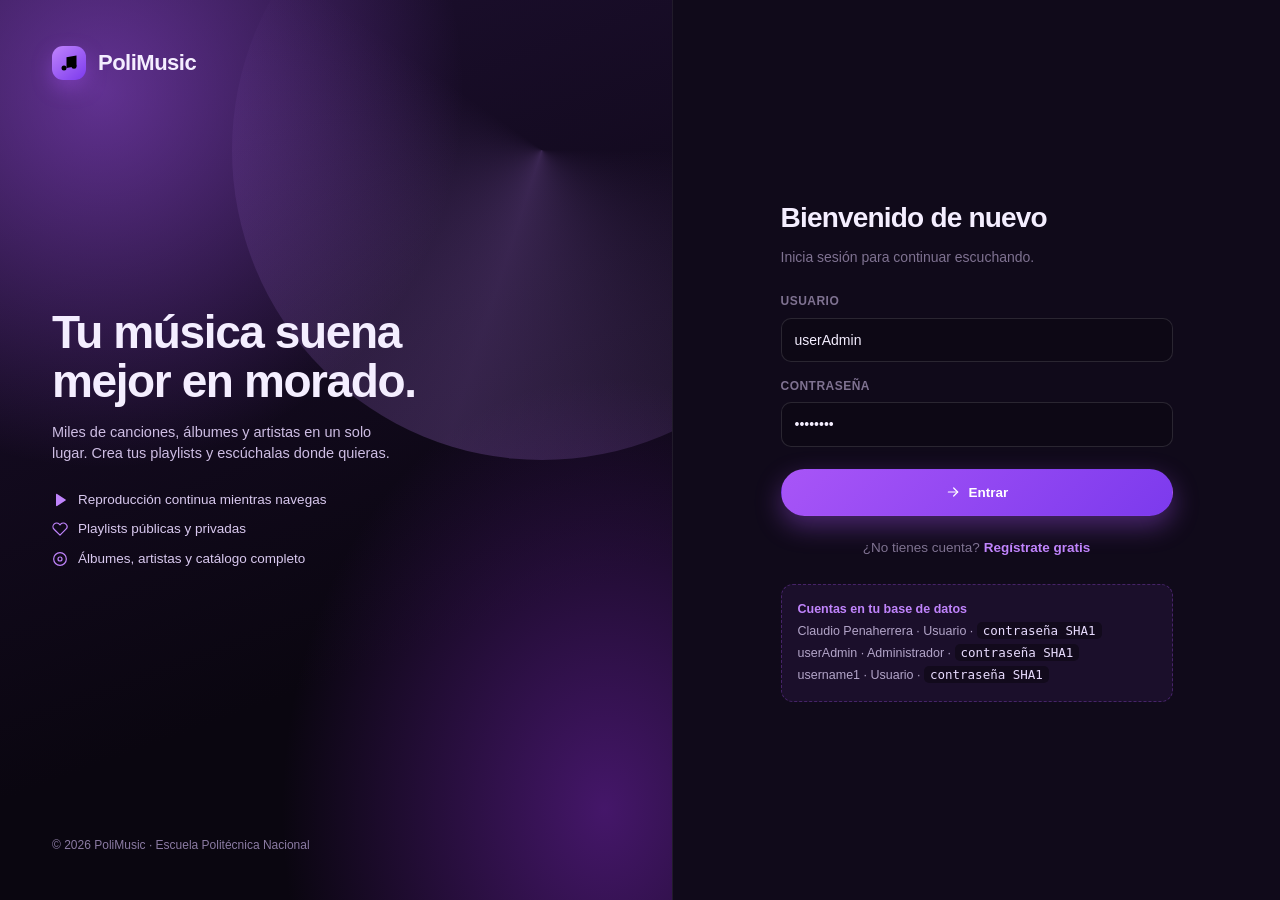
<file: preview/index.html>
<!DOCTYPE html>
<html lang="es">
<head>
<meta charset="utf-8">
<meta name="viewport" content="width=device-width, initial-scale=1">
<title>Iniciar sesión · PoliMusic</title>
<link rel="stylesheet" href="../Assets/Css/app.css">
</head>
<body class="auth-body">
<svg xmlns="http://www.w3.org/2000/svg" class="svg-sprite" aria-hidden="true" focusable="false">
  <defs>
    <symbol id="i-home" viewBox="0 0 24 24"><path d="M3 9.5 12 2l9 7.5V20a2 2 0 0 1-2 2H5a2 2 0 0 1-2-2z"/><path d="M9 22V12h6v10"/></symbol>
    <symbol id="i-search" viewBox="0 0 24 24"><circle cx="11" cy="11" r="7.5"/><path d="m21 21-4.3-4.3"/></symbol>
    <symbol id="i-library" viewBox="0 0 24 24"><path d="M4 19.5A2.5 2.5 0 0 1 6.5 17H20"/><path d="M6.5 2H20v20H6.5A2.5 2.5 0 0 1 4 19.5v-15A2.5 2.5 0 0 1 6.5 2z"/></symbol>
    <symbol id="i-plus" viewBox="0 0 24 24"><path d="M12 5v14M5 12h14"/></symbol>
    <symbol id="i-play" viewBox="0 0 24 24"><path d="M6 3.8v16.4c0 .9 1 1.4 1.7.9l12.6-8.2a1 1 0 0 0 0-1.7L7.7 2.9C7 2.4 6 2.9 6 3.8z" fill="currentColor" stroke="none"/></symbol>
    <symbol id="i-pause" viewBox="0 0 24 24"><rect x="6" y="4" width="4" height="16" rx="1" fill="currentColor" stroke="none"/><rect x="14" y="4" width="4" height="16" rx="1" fill="currentColor" stroke="none"/></symbol>
    <symbol id="i-prev" viewBox="0 0 24 24"><path d="M19 20 9 12l10-8z" fill="currentColor" stroke="none"/><rect x="4" y="4" width="2.4" height="16" rx="1" fill="currentColor" stroke="none"/></symbol>
    <symbol id="i-next" viewBox="0 0 24 24"><path d="M5 4l10 8-10 8z" fill="currentColor" stroke="none"/><rect x="17.6" y="4" width="2.4" height="16" rx="1" fill="currentColor" stroke="none"/></symbol>
    <symbol id="i-shuffle" viewBox="0 0 24 24"><path d="M16 3h5v5"/><path d="M4 20 21 3"/><path d="M21 16v5h-5"/><path d="m15 15 6 6"/><path d="m4 4 5 5"/></symbol>
    <symbol id="i-repeat" viewBox="0 0 24 24"><path d="m17 1 4 4-4 4"/><path d="M3 11V9a4 4 0 0 1 4-4h14"/><path d="m7 23-4-4 4-4"/><path d="M21 13v2a4 4 0 0 1-4 4H3"/></symbol>
    <symbol id="i-repeat-one" viewBox="0 0 24 24"><path d="m17 1 4 4-4 4"/><path d="M3 11V9a4 4 0 0 1 4-4h14"/><path d="m7 23-4-4 4-4"/><path d="M21 13v2a4 4 0 0 1-4 4H3"/><path d="M11 10.5h1.6v4"/></symbol>
    <symbol id="i-volume" viewBox="0 0 24 24"><path d="M11 5 6 9H2v6h4l5 4z"/><path d="M15.5 8.5a5 5 0 0 1 0 7"/><path d="M18.5 5.5a9 9 0 0 1 0 13"/></symbol>
    <symbol id="i-volume-off" viewBox="0 0 24 24"><path d="M11 5 6 9H2v6h4l5 4z"/><path d="m16 9 5 6M21 9l-5 6"/></symbol>
    <symbol id="i-trash" viewBox="0 0 24 24"><path d="M3 6h18"/><path d="M19 6v14a2 2 0 0 1-2 2H7a2 2 0 0 1-2-2V6"/><path d="M10 11v6M14 11v6"/><path d="M9 6V4a1 1 0 0 1 1-1h4a1 1 0 0 1 1 1v2"/></symbol>
    <symbol id="i-edit" viewBox="0 0 24 24"><path d="M11 4H4a2 2 0 0 0-2 2v14a2 2 0 0 0 2 2h14a2 2 0 0 0 2-2v-7"/><path d="M18.5 2.5a2.12 2.12 0 0 1 3 3L12 15l-4 1 1-4z"/></symbol>
    <symbol id="i-user" viewBox="0 0 24 24"><path d="M20 21v-2a4 4 0 0 0-4-4H8a4 4 0 0 0-4 4v2"/><circle cx="12" cy="7" r="4"/></symbol>
    <symbol id="i-users" viewBox="0 0 24 24"><path d="M17 21v-2a4 4 0 0 0-4-4H5a4 4 0 0 0-4 4v2"/><circle cx="9" cy="7" r="4"/><path d="M23 21v-2a4 4 0 0 0-3-3.87"/><path d="M16 3.13a4 4 0 0 1 0 7.75"/></symbol>
    <symbol id="i-logout" viewBox="0 0 24 24"><path d="M9 21H5a2 2 0 0 1-2-2V5a2 2 0 0 1 2-2h4"/><path d="m16 17 5-5-5-5"/><path d="M21 12H9"/></symbol>
    <symbol id="i-music" viewBox="0 0 24 24"><path d="M9 18V5l12-2v13"/><circle cx="6" cy="18" r="3"/><circle cx="18" cy="16" r="3"/></symbol>
    <symbol id="i-disc" viewBox="0 0 24 24"><circle cx="12" cy="12" r="9.5"/><circle cx="12" cy="12" r="3"/></symbol>
    <symbol id="i-mic" viewBox="0 0 24 24"><path d="M12 2a3 3 0 0 0-3 3v7a3 3 0 0 0 6 0V5a3 3 0 0 0-3-3z"/><path d="M19 11a7 7 0 0 1-14 0"/><path d="M12 18v4M8 22h8"/></symbol>
    <symbol id="i-chevron-left" viewBox="0 0 24 24"><path d="m15 18-6-6 6-6"/></symbol>
    <symbol id="i-chevron-right" viewBox="0 0 24 24"><path d="m9 18 6-6-6-6"/></symbol>
    <symbol id="i-chevron-down" viewBox="0 0 24 24"><path d="m6 9 6 6 6-6"/></symbol>
    <symbol id="i-check" viewBox="0 0 24 24"><path d="m20 6-11 11-5-5"/></symbol>
    <symbol id="i-x" viewBox="0 0 24 24"><path d="M18 6 6 18M6 6l12 12"/></symbol>
    <symbol id="i-upload" viewBox="0 0 24 24"><path d="M21 15v4a2 2 0 0 1-2 2H5a2 2 0 0 1-2-2v-4"/><path d="m17 8-5-5-5 5"/><path d="M12 3v12"/></symbol>
    <symbol id="i-shield" viewBox="0 0 24 24"><path d="M12 22s8-4 8-10V5l-8-3-8 3v7c0 6 8 10 8 10z"/></symbol>
    <symbol id="i-alert" viewBox="0 0 24 24"><circle cx="12" cy="12" r="9.5"/><path d="M12 8v5M12 16.5v.01"/></symbol>
    <symbol id="i-heart" viewBox="0 0 24 24"><path d="M20.8 4.6a5.5 5.5 0 0 0-7.8 0L12 5.7l-1.1-1.1a5.5 5.5 0 0 0-7.8 7.8l1.1 1.1L12 21.2l7.8-7.8 1.1-1.1a5.5 5.5 0 0 0 0-7.7z"/></symbol>
    <symbol id="i-clock" viewBox="0 0 24 24"><circle cx="12" cy="12" r="9.5"/><path d="M12 7v5l3 2"/></symbol>
    <symbol id="i-list" viewBox="0 0 24 24"><path d="M8 6h13M8 12h13M8 18h13M3 6h.01M3 12h.01M3 18h.01"/></symbol>
    <symbol id="i-menu" viewBox="0 0 24 24"><path d="M3 6h18M3 12h18M3 18h18"/></symbol>
    <symbol id="i-more" viewBox="0 0 24 24"><circle cx="5" cy="12" r="1.6" fill="currentColor" stroke="none"/><circle cx="12" cy="12" r="1.6" fill="currentColor" stroke="none"/><circle cx="19" cy="12" r="1.6" fill="currentColor" stroke="none"/></symbol>
    <symbol id="i-lock" viewBox="0 0 24 24"><rect x="4" y="10" width="16" height="11" rx="2"/><path d="M8 10V7a4 4 0 0 1 8 0v3"/></symbol>
    <symbol id="i-globe" viewBox="0 0 24 24"><circle cx="12" cy="12" r="9.5"/><path d="M2.5 12h19"/><path d="M12 2.5a15 15 0 0 1 0 19 15 15 0 0 1 0-19z"/></symbol>
    <symbol id="i-arrow-right" viewBox="0 0 24 24"><path d="M5 12h14"/><path d="m13 6 6 6-6 6"/></symbol>
    <symbol id="i-save" viewBox="0 0 24 24"><path d="M19 21H5a2 2 0 0 1-2-2V5a2 2 0 0 1 2-2h11l5 5v11a2 2 0 0 1-2 2z"/><path d="M17 21v-8H7v8M7 3v5h8"/></symbol>
  </defs>
</svg>

<div class="auth">
  <section class="auth-art">
    <div class="auth-logo">
      <span class="brand-mark"><svg width="20" height="20"><use href="#i-music"/></svg></span>
      PoliMusic
    </div>
    <div>
      <h2>Tu música suena mejor en morado.</h2>
      <p>Miles de canciones, álbumes y artistas en un solo lugar. Crea tus playlists y escúchalas donde quieras.</p>
      <ul>
        <li><svg class="ico ico-sm"><use href="#i-play"/></svg> Reproducción continua mientras navegas</li>
        <li><svg class="ico ico-sm"><use href="#i-heart"/></svg> Playlists públicas y privadas</li>
        <li><svg class="ico ico-sm"><use href="#i-disc"/></svg> Álbumes, artistas y catálogo completo</li>
      </ul>
    </div>
    <footer>&copy; 2026 PoliMusic · Escuela Politécnica Nacional</footer>
  </section>

  <section class="auth-panel">
    <div class="auth-card">
      <h1>Bienvenido de nuevo</h1>
      <p class="sub">Inicia sesión para continuar escuchando.</p>
      <form onsubmit="window.location.href='home.html'; return false;">
        <div class="field"><label for="u">Usuario</label>
          <input class="input" id="u" type="text" placeholder="Tu nombre de usuario" value="userAdmin"></div>
        <div class="field"><label for="p">Contraseña</label>
          <input class="input" id="p" type="password" placeholder="••••••••" value="12345678"></div>
        <button class="btn btn-primary btn-block" type="submit">
          <svg class="ico ico-sm"><use href="#i-arrow-right"/></svg> Entrar</button>
      </form>
      <p class="auth-alt">¿No tienes cuenta? <a href="index.html">Regístrate gratis</a></p>
      <div class="demo-box">
        <strong>Cuentas en tu base de datos</strong><br>Claudio Penaherrera &middot; Usuario &middot; <code>contraseña SHA1</code><br>userAdmin &middot; Administrador &middot; <code>contraseña SHA1</code><br>username1 &middot; Usuario &middot; <code>contraseña SHA1</code><br>
      </div>
    </div>
  </section>
</div>
</body>
</html>
</file>
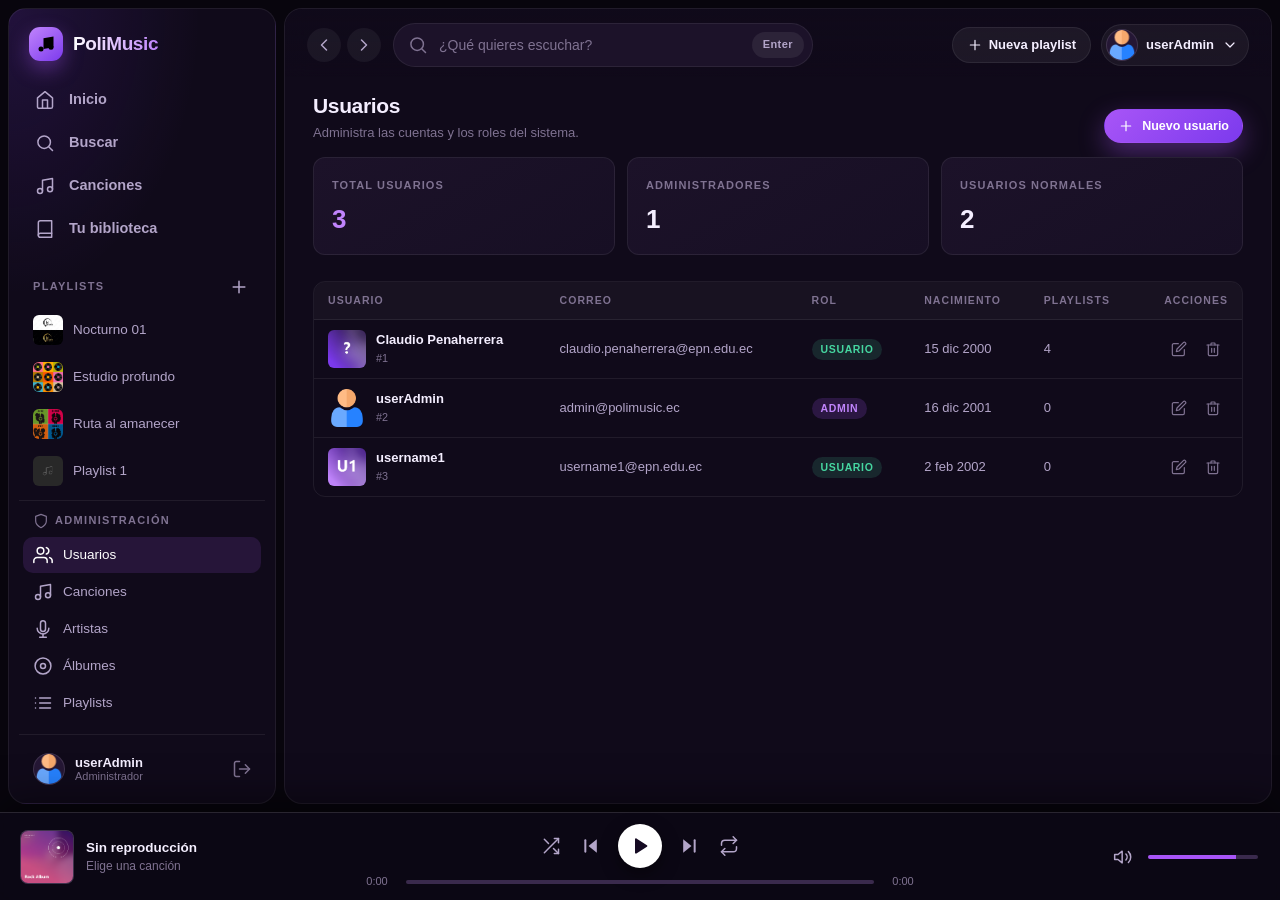
<file: preview/admin-users.html>
<!DOCTYPE html>
<html lang="es">
<head>
<meta charset="utf-8">
<meta name="viewport" content="width=device-width, initial-scale=1">
<meta name="theme-color" content="#0b0710">
<title>Usuarios · PoliMusic</title>
<link rel="stylesheet" href="../Assets/Css/app.css">
</head>
<body data-page="admin-users">
<svg xmlns="http://www.w3.org/2000/svg" class="svg-sprite" aria-hidden="true" focusable="false">
  <defs>
    <symbol id="i-home" viewBox="0 0 24 24"><path d="M3 9.5 12 2l9 7.5V20a2 2 0 0 1-2 2H5a2 2 0 0 1-2-2z"/><path d="M9 22V12h6v10"/></symbol>
    <symbol id="i-search" viewBox="0 0 24 24"><circle cx="11" cy="11" r="7.5"/><path d="m21 21-4.3-4.3"/></symbol>
    <symbol id="i-library" viewBox="0 0 24 24"><path d="M4 19.5A2.5 2.5 0 0 1 6.5 17H20"/><path d="M6.5 2H20v20H6.5A2.5 2.5 0 0 1 4 19.5v-15A2.5 2.5 0 0 1 6.5 2z"/></symbol>
    <symbol id="i-plus" viewBox="0 0 24 24"><path d="M12 5v14M5 12h14"/></symbol>
    <symbol id="i-play" viewBox="0 0 24 24"><path d="M6 3.8v16.4c0 .9 1 1.4 1.7.9l12.6-8.2a1 1 0 0 0 0-1.7L7.7 2.9C7 2.4 6 2.9 6 3.8z" fill="currentColor" stroke="none"/></symbol>
    <symbol id="i-pause" viewBox="0 0 24 24"><rect x="6" y="4" width="4" height="16" rx="1" fill="currentColor" stroke="none"/><rect x="14" y="4" width="4" height="16" rx="1" fill="currentColor" stroke="none"/></symbol>
    <symbol id="i-prev" viewBox="0 0 24 24"><path d="M19 20 9 12l10-8z" fill="currentColor" stroke="none"/><rect x="4" y="4" width="2.4" height="16" rx="1" fill="currentColor" stroke="none"/></symbol>
    <symbol id="i-next" viewBox="0 0 24 24"><path d="M5 4l10 8-10 8z" fill="currentColor" stroke="none"/><rect x="17.6" y="4" width="2.4" height="16" rx="1" fill="currentColor" stroke="none"/></symbol>
    <symbol id="i-shuffle" viewBox="0 0 24 24"><path d="M16 3h5v5"/><path d="M4 20 21 3"/><path d="M21 16v5h-5"/><path d="m15 15 6 6"/><path d="m4 4 5 5"/></symbol>
    <symbol id="i-repeat" viewBox="0 0 24 24"><path d="m17 1 4 4-4 4"/><path d="M3 11V9a4 4 0 0 1 4-4h14"/><path d="m7 23-4-4 4-4"/><path d="M21 13v2a4 4 0 0 1-4 4H3"/></symbol>
    <symbol id="i-repeat-one" viewBox="0 0 24 24"><path d="m17 1 4 4-4 4"/><path d="M3 11V9a4 4 0 0 1 4-4h14"/><path d="m7 23-4-4 4-4"/><path d="M21 13v2a4 4 0 0 1-4 4H3"/><path d="M11 10.5h1.6v4"/></symbol>
    <symbol id="i-volume" viewBox="0 0 24 24"><path d="M11 5 6 9H2v6h4l5 4z"/><path d="M15.5 8.5a5 5 0 0 1 0 7"/><path d="M18.5 5.5a9 9 0 0 1 0 13"/></symbol>
    <symbol id="i-volume-off" viewBox="0 0 24 24"><path d="M11 5 6 9H2v6h4l5 4z"/><path d="m16 9 5 6M21 9l-5 6"/></symbol>
    <symbol id="i-trash" viewBox="0 0 24 24"><path d="M3 6h18"/><path d="M19 6v14a2 2 0 0 1-2 2H7a2 2 0 0 1-2-2V6"/><path d="M10 11v6M14 11v6"/><path d="M9 6V4a1 1 0 0 1 1-1h4a1 1 0 0 1 1 1v2"/></symbol>
    <symbol id="i-edit" viewBox="0 0 24 24"><path d="M11 4H4a2 2 0 0 0-2 2v14a2 2 0 0 0 2 2h14a2 2 0 0 0 2-2v-7"/><path d="M18.5 2.5a2.12 2.12 0 0 1 3 3L12 15l-4 1 1-4z"/></symbol>
    <symbol id="i-user" viewBox="0 0 24 24"><path d="M20 21v-2a4 4 0 0 0-4-4H8a4 4 0 0 0-4 4v2"/><circle cx="12" cy="7" r="4"/></symbol>
    <symbol id="i-users" viewBox="0 0 24 24"><path d="M17 21v-2a4 4 0 0 0-4-4H5a4 4 0 0 0-4 4v2"/><circle cx="9" cy="7" r="4"/><path d="M23 21v-2a4 4 0 0 0-3-3.87"/><path d="M16 3.13a4 4 0 0 1 0 7.75"/></symbol>
    <symbol id="i-logout" viewBox="0 0 24 24"><path d="M9 21H5a2 2 0 0 1-2-2V5a2 2 0 0 1 2-2h4"/><path d="m16 17 5-5-5-5"/><path d="M21 12H9"/></symbol>
    <symbol id="i-music" viewBox="0 0 24 24"><path d="M9 18V5l12-2v13"/><circle cx="6" cy="18" r="3"/><circle cx="18" cy="16" r="3"/></symbol>
    <symbol id="i-disc" viewBox="0 0 24 24"><circle cx="12" cy="12" r="9.5"/><circle cx="12" cy="12" r="3"/></symbol>
    <symbol id="i-mic" viewBox="0 0 24 24"><path d="M12 2a3 3 0 0 0-3 3v7a3 3 0 0 0 6 0V5a3 3 0 0 0-3-3z"/><path d="M19 11a7 7 0 0 1-14 0"/><path d="M12 18v4M8 22h8"/></symbol>
    <symbol id="i-chevron-left" viewBox="0 0 24 24"><path d="m15 18-6-6 6-6"/></symbol>
    <symbol id="i-chevron-right" viewBox="0 0 24 24"><path d="m9 18 6-6-6-6"/></symbol>
    <symbol id="i-chevron-down" viewBox="0 0 24 24"><path d="m6 9 6 6 6-6"/></symbol>
    <symbol id="i-check" viewBox="0 0 24 24"><path d="m20 6-11 11-5-5"/></symbol>
    <symbol id="i-x" viewBox="0 0 24 24"><path d="M18 6 6 18M6 6l12 12"/></symbol>
    <symbol id="i-upload" viewBox="0 0 24 24"><path d="M21 15v4a2 2 0 0 1-2 2H5a2 2 0 0 1-2-2v-4"/><path d="m17 8-5-5-5 5"/><path d="M12 3v12"/></symbol>
    <symbol id="i-shield" viewBox="0 0 24 24"><path d="M12 22s8-4 8-10V5l-8-3-8 3v7c0 6 8 10 8 10z"/></symbol>
    <symbol id="i-alert" viewBox="0 0 24 24"><circle cx="12" cy="12" r="9.5"/><path d="M12 8v5M12 16.5v.01"/></symbol>
    <symbol id="i-heart" viewBox="0 0 24 24"><path d="M20.8 4.6a5.5 5.5 0 0 0-7.8 0L12 5.7l-1.1-1.1a5.5 5.5 0 0 0-7.8 7.8l1.1 1.1L12 21.2l7.8-7.8 1.1-1.1a5.5 5.5 0 0 0 0-7.7z"/></symbol>
    <symbol id="i-clock" viewBox="0 0 24 24"><circle cx="12" cy="12" r="9.5"/><path d="M12 7v5l3 2"/></symbol>
    <symbol id="i-list" viewBox="0 0 24 24"><path d="M8 6h13M8 12h13M8 18h13M3 6h.01M3 12h.01M3 18h.01"/></symbol>
    <symbol id="i-menu" viewBox="0 0 24 24"><path d="M3 6h18M3 12h18M3 18h18"/></symbol>
    <symbol id="i-more" viewBox="0 0 24 24"><circle cx="5" cy="12" r="1.6" fill="currentColor" stroke="none"/><circle cx="12" cy="12" r="1.6" fill="currentColor" stroke="none"/><circle cx="19" cy="12" r="1.6" fill="currentColor" stroke="none"/></symbol>
    <symbol id="i-lock" viewBox="0 0 24 24"><rect x="4" y="10" width="16" height="11" rx="2"/><path d="M8 10V7a4 4 0 0 1 8 0v3"/></symbol>
    <symbol id="i-globe" viewBox="0 0 24 24"><circle cx="12" cy="12" r="9.5"/><path d="M2.5 12h19"/><path d="M12 2.5a15 15 0 0 1 0 19 15 15 0 0 1 0-19z"/></symbol>
    <symbol id="i-arrow-right" viewBox="0 0 24 24"><path d="M5 12h14"/><path d="m13 6 6 6-6 6"/></symbol>
    <symbol id="i-save" viewBox="0 0 24 24"><path d="M19 21H5a2 2 0 0 1-2-2V5a2 2 0 0 1 2-2h11l5 5v11a2 2 0 0 1-2 2z"/><path d="M17 21v-8H7v8M7 3v5h8"/></symbol>
  </defs>
</svg>

<div class="app" id="app">
  <aside class="sidebar" id="sidebar">
    <a class="brand" href="home.html">
      <span class="brand-mark"><svg width="20" height="20"><use href="#i-music"/></svg></span>
      <span class="brand-name">PoliMusic</span>
    </a>
    <nav class="nav">
      <a class="nav-item" href="home.html"><svg class="ico"><use href="#i-home"/></svg><span>Inicio</span></a>
      <a class="nav-item" href="home.html"><svg class="ico"><use href="#i-search"/></svg><span>Buscar</span></a>
      <a class="nav-item" href="canciones.html"><svg class="ico"><use href="#i-music"/></svg><span>Canciones</span></a>
      <a class="nav-item" href="playlist.html"><svg class="ico"><use href="#i-library"/></svg><span>Tu biblioteca</span></a>
    </nav>
    <div class="side-block">
      <div class="side-head"><span>Playlists</span>
        <a class="side-add" href="playlist.html" title="Crear playlist">
          <svg class="ico"><use href="#i-plus"/></svg></a></div>
      <div class="side-list"><a class="side-pl" href="playlist.html"><img src="../playlistImages/playlist1.png" alt=""><span>Nocturno 01</span></a><a class="side-pl" href="playlist.html"><img src="../playlistImages/playlist2.png" alt=""><span>Estudio profundo</span></a><a class="side-pl" href="playlist.html"><img src="../playlistImages/playlist3.png" alt=""><span>Ruta al amanecer</span></a><a class="side-pl" href="playlist.html"><img src="../playlistImages/default.jpg" alt=""><span>Playlist 1</span></a></div>
    </div>
    <div class="side-block side-admin">
      <div class="side-head"><span><svg class="ico ico-sm"><use href="#i-shield"/></svg> Administración</span></div>
      <div class="side-list">
        <a class="side-link is-active" href="admin-users.html"><svg class="ico"><use href="#i-users"/></svg><span>Usuarios</span></a>
        <a class="side-link" href="admin-users.html"><svg class="ico"><use href="#i-music"/></svg><span>Canciones</span></a>
        <a class="side-link" href="admin-users.html"><svg class="ico"><use href="#i-mic"/></svg><span>Artistas</span></a>
        <a class="side-link" href="admin-users.html"><svg class="ico"><use href="#i-disc"/></svg><span>Álbumes</span></a>
        <a class="side-link" href="admin-users.html"><svg class="ico"><use href="#i-list"/></svg><span>Playlists</span></a>
      </div>
    </div>
    <div class="side-foot">
      <a class="user-chip" href="home.html">
        <img class="avatar" src="../userImages/root.png" alt="">
        <span class="user-chip-txt"><strong>userAdmin</strong><em>Administrador</em></span>
      </a>
      <a class="logout-btn" href="index.html" title="Cerrar sesión">
        <svg class="ico"><use href="#i-logout"/></svg></a>
    </div>
  </aside>
  <div class="scrim" id="scrim"></div>
  <main class="main">
    <header class="topbar">
      <button class="icon-btn only-mobile" id="menuBtn" type="button" aria-label="Menú">
        <svg class="ico"><use href="#i-menu"/></svg></button>
      <div class="history only-desktop">
        <button class="icon-btn" type="button"><svg class="ico"><use href="#i-chevron-left"/></svg></button>
        <button class="icon-btn" type="button"><svg class="ico"><use href="#i-chevron-right"/></svg></button>
      </div>
      <form class="searchbar" onsubmit="return false">
        <svg class="ico"><use href="#i-search"/></svg>
        <input type="search" placeholder="¿Qué quieres escuchar?" aria-label="Buscar">
        <button type="submit" class="searchbar-go">Enter</button>
      </form>
      <div class="topbar-right">
        <a class="pill-btn only-desktop" href="playlist.html">
          <svg class="ico ico-sm"><use href="#i-plus"/></svg> Nueva playlist</a>
        <details class="usermenu">
          <summary>
            <img class="avatar" src="../userImages/root.png" alt="">
            <span class="usermenu-name only-desktop">userAdmin</span>
            <svg class="ico ico-sm"><use href="#i-chevron-down"/></svg>
          </summary>
          <div class="usermenu-pop">
            <a href="home.html"><svg class="ico ico-sm"><use href="#i-user"/></svg> Mi perfil</a>
            <a href="playlist.html"><svg class="ico ico-sm"><use href="#i-library"/></svg> Mis playlists</a>
            <a href="admin-users.html"><svg class="ico ico-sm"><use href="#i-shield"/></svg> Panel de administración</a>
            <hr>
            <a class="danger" href="index.html"><svg class="ico ico-sm"><use href="#i-logout"/></svg> Cerrar sesión</a>
          </div>
        </details>
      </div>
    </header>
    <div class="view" id="main-view">
      
      <div class="section" style="margin-top:6px">
        <div class="section-head">
          <div><h2>Usuarios</h2><p>Administra las cuentas y los roles del sistema.</p></div>
          <a class="btn btn-primary btn-sm" href="admin-users.html">
            <svg class="ico ico-sm"><use href="#i-plus"/></svg> Nuevo usuario</a>
        </div>
      </div>
      <div class="stats">
        <div class="stat accent"><span>Total usuarios</span><strong>3</strong></div>
        <div class="stat"><span>Administradores</span><strong>1</strong></div>
        <div class="stat"><span>Usuarios normales</span><strong>2</strong></div>
      </div>
      <section class="section">
        <div class="table-wrap">
          <table class="data">
            <thead><tr><th>Usuario</th><th>Correo</th><th>Rol</th><th>Nacimiento</th>
              <th class="num">Playlists</th><th style="text-align:right">Acciones</th></tr></thead>
            <tbody><tr>
          <td><div class="cell-main"><img src="../userImages/default.jpg" alt="">
            <div><strong>Claudio Penaherrera</strong><small>#1</small></div></div></td>
          <td>claudio.penaherrera@epn.edu.ec</td>
          <td><span class="badge badge-user">Usuario</span></td>
          <td>15 dic 2000</td>
          <td class="num">4</td>
          <td><div class="actions">
            <button class="t-act" type="button" title="Editar"><svg class="ico ico-sm"><use href="#i-edit"/></svg></button>
            <button class="t-act danger" type="button" title="Eliminar"><svg class="ico ico-sm"><use href="#i-trash"/></svg></button>
          </div></td></tr><tr>
          <td><div class="cell-main"><img src="../userImages/root.png" alt="">
            <div><strong>userAdmin</strong><small>#2</small></div></div></td>
          <td>admin@polimusic.ec</td>
          <td><span class="badge badge-admin">Admin</span></td>
          <td>16 dic 2001</td>
          <td class="num">0</td>
          <td><div class="actions">
            <button class="t-act" type="button" title="Editar"><svg class="ico ico-sm"><use href="#i-edit"/></svg></button>
            <button class="t-act danger" type="button" title="Eliminar"><svg class="ico ico-sm"><use href="#i-trash"/></svg></button>
          </div></td></tr><tr>
          <td><div class="cell-main"><img src="../userImages/username1.png" alt="">
            <div><strong>username1</strong><small>#3</small></div></div></td>
          <td>username1@epn.edu.ec</td>
          <td><span class="badge badge-user">Usuario</span></td>
          <td>2 feb 2002</td>
          <td class="num">0</td>
          <td><div class="actions">
            <button class="t-act" type="button" title="Editar"><svg class="ico ico-sm"><use href="#i-edit"/></svg></button>
            <button class="t-act danger" type="button" title="Eliminar"><svg class="ico ico-sm"><use href="#i-trash"/></svg></button>
          </div></td></tr></tbody>
          </table>
        </div>
      </section>
    
      
    </div>
  </main>
</div>
<div class="player" id="player">
  <div class="player-left">
    <div class="pl-cover-wrap"><img id="plCover" class="pl-cover" src="../albumImages/album1.png" alt=""></div>
    <div class="pl-meta">
      <span class="pl-title" id="plTitle">Sin reproducción</span>
      <span class="pl-artist" id="plArtist">Elige una canción</span>
    </div>
  </div>
  <div class="player-center">
    <div class="pl-controls">
      <button class="pl-btn" id="btnShuffle" type="button" title="Aleatorio"><svg class="ico"><use href="#i-shuffle"/></svg></button>
      <button class="pl-btn" id="btnPrev" type="button" title="Anterior"><svg class="ico"><use href="#i-prev"/></svg></button>
      <button class="pl-play" id="btnPlay" type="button" title="Reproducir">
        <svg class="ico" id="playIcon"><use href="#i-play"/></svg></button>
      <button class="pl-btn" id="btnNext" type="button" title="Siguiente"><svg class="ico"><use href="#i-next"/></svg></button>
      <button class="pl-btn" id="btnRepeat" type="button" title="Repetir">
        <svg class="ico" id="repeatIcon"><use href="#i-repeat"/></svg></button>
    </div>
    <div class="pl-progress">
      <span class="pl-time" id="plCur">0:00</span>
      <input type="range" id="plSeek" class="range" min="0" max="100" step="0.1" value="0">
      <span class="pl-time" id="plDur">0:00</span>
    </div>
  </div>
  <div class="player-right">
    <button class="pl-btn" id="btnMute" type="button" title="Silenciar">
      <svg class="ico" id="volIcon"><use href="#i-volume"/></svg></button>
    <input type="range" id="plVol" class="range range-vol" min="0" max="1" step="0.01" value="0.8">
  </div>
</div>
<audio id="pmAudio" preload="metadata"></audio>
<div class="toasts" id="toasts"></div>
<script>window.PM_BASE = "";</script>
<script src="../Assets/Js/player.js"></script>
<script src="preview.js"></script>
</body>
</html>
</file>
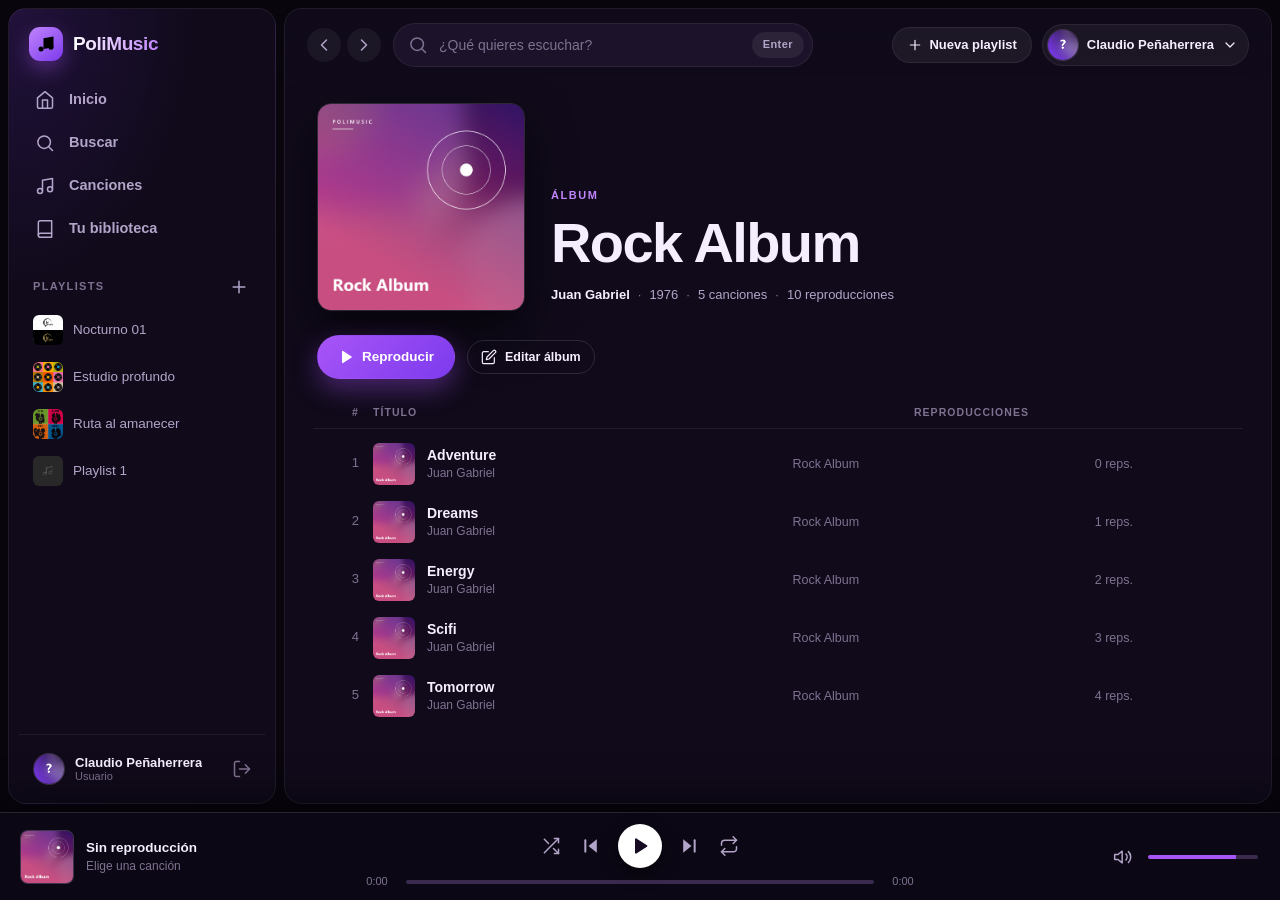
<file: preview/album.html>
<!DOCTYPE html>
<html lang="es">
<head>
<meta charset="utf-8">
<meta name="viewport" content="width=device-width, initial-scale=1">
<meta name="theme-color" content="#0b0710">
<title>Rock Album · PoliMusic</title>
<link rel="stylesheet" href="../Assets/Css/app.css">
</head>
<body data-page="album">
<svg xmlns="http://www.w3.org/2000/svg" class="svg-sprite" aria-hidden="true" focusable="false">
  <defs>
    <symbol id="i-home" viewBox="0 0 24 24"><path d="M3 9.5 12 2l9 7.5V20a2 2 0 0 1-2 2H5a2 2 0 0 1-2-2z"/><path d="M9 22V12h6v10"/></symbol>
    <symbol id="i-search" viewBox="0 0 24 24"><circle cx="11" cy="11" r="7.5"/><path d="m21 21-4.3-4.3"/></symbol>
    <symbol id="i-library" viewBox="0 0 24 24"><path d="M4 19.5A2.5 2.5 0 0 1 6.5 17H20"/><path d="M6.5 2H20v20H6.5A2.5 2.5 0 0 1 4 19.5v-15A2.5 2.5 0 0 1 6.5 2z"/></symbol>
    <symbol id="i-plus" viewBox="0 0 24 24"><path d="M12 5v14M5 12h14"/></symbol>
    <symbol id="i-play" viewBox="0 0 24 24"><path d="M6 3.8v16.4c0 .9 1 1.4 1.7.9l12.6-8.2a1 1 0 0 0 0-1.7L7.7 2.9C7 2.4 6 2.9 6 3.8z" fill="currentColor" stroke="none"/></symbol>
    <symbol id="i-pause" viewBox="0 0 24 24"><rect x="6" y="4" width="4" height="16" rx="1" fill="currentColor" stroke="none"/><rect x="14" y="4" width="4" height="16" rx="1" fill="currentColor" stroke="none"/></symbol>
    <symbol id="i-prev" viewBox="0 0 24 24"><path d="M19 20 9 12l10-8z" fill="currentColor" stroke="none"/><rect x="4" y="4" width="2.4" height="16" rx="1" fill="currentColor" stroke="none"/></symbol>
    <symbol id="i-next" viewBox="0 0 24 24"><path d="M5 4l10 8-10 8z" fill="currentColor" stroke="none"/><rect x="17.6" y="4" width="2.4" height="16" rx="1" fill="currentColor" stroke="none"/></symbol>
    <symbol id="i-shuffle" viewBox="0 0 24 24"><path d="M16 3h5v5"/><path d="M4 20 21 3"/><path d="M21 16v5h-5"/><path d="m15 15 6 6"/><path d="m4 4 5 5"/></symbol>
    <symbol id="i-repeat" viewBox="0 0 24 24"><path d="m17 1 4 4-4 4"/><path d="M3 11V9a4 4 0 0 1 4-4h14"/><path d="m7 23-4-4 4-4"/><path d="M21 13v2a4 4 0 0 1-4 4H3"/></symbol>
    <symbol id="i-repeat-one" viewBox="0 0 24 24"><path d="m17 1 4 4-4 4"/><path d="M3 11V9a4 4 0 0 1 4-4h14"/><path d="m7 23-4-4 4-4"/><path d="M21 13v2a4 4 0 0 1-4 4H3"/><path d="M11 10.5h1.6v4"/></symbol>
    <symbol id="i-volume" viewBox="0 0 24 24"><path d="M11 5 6 9H2v6h4l5 4z"/><path d="M15.5 8.5a5 5 0 0 1 0 7"/><path d="M18.5 5.5a9 9 0 0 1 0 13"/></symbol>
    <symbol id="i-volume-off" viewBox="0 0 24 24"><path d="M11 5 6 9H2v6h4l5 4z"/><path d="m16 9 5 6M21 9l-5 6"/></symbol>
    <symbol id="i-trash" viewBox="0 0 24 24"><path d="M3 6h18"/><path d="M19 6v14a2 2 0 0 1-2 2H7a2 2 0 0 1-2-2V6"/><path d="M10 11v6M14 11v6"/><path d="M9 6V4a1 1 0 0 1 1-1h4a1 1 0 0 1 1 1v2"/></symbol>
    <symbol id="i-edit" viewBox="0 0 24 24"><path d="M11 4H4a2 2 0 0 0-2 2v14a2 2 0 0 0 2 2h14a2 2 0 0 0 2-2v-7"/><path d="M18.5 2.5a2.12 2.12 0 0 1 3 3L12 15l-4 1 1-4z"/></symbol>
    <symbol id="i-user" viewBox="0 0 24 24"><path d="M20 21v-2a4 4 0 0 0-4-4H8a4 4 0 0 0-4 4v2"/><circle cx="12" cy="7" r="4"/></symbol>
    <symbol id="i-users" viewBox="0 0 24 24"><path d="M17 21v-2a4 4 0 0 0-4-4H5a4 4 0 0 0-4 4v2"/><circle cx="9" cy="7" r="4"/><path d="M23 21v-2a4 4 0 0 0-3-3.87"/><path d="M16 3.13a4 4 0 0 1 0 7.75"/></symbol>
    <symbol id="i-logout" viewBox="0 0 24 24"><path d="M9 21H5a2 2 0 0 1-2-2V5a2 2 0 0 1 2-2h4"/><path d="m16 17 5-5-5-5"/><path d="M21 12H9"/></symbol>
    <symbol id="i-music" viewBox="0 0 24 24"><path d="M9 18V5l12-2v13"/><circle cx="6" cy="18" r="3"/><circle cx="18" cy="16" r="3"/></symbol>
    <symbol id="i-disc" viewBox="0 0 24 24"><circle cx="12" cy="12" r="9.5"/><circle cx="12" cy="12" r="3"/></symbol>
    <symbol id="i-mic" viewBox="0 0 24 24"><path d="M12 2a3 3 0 0 0-3 3v7a3 3 0 0 0 6 0V5a3 3 0 0 0-3-3z"/><path d="M19 11a7 7 0 0 1-14 0"/><path d="M12 18v4M8 22h8"/></symbol>
    <symbol id="i-chevron-left" viewBox="0 0 24 24"><path d="m15 18-6-6 6-6"/></symbol>
    <symbol id="i-chevron-right" viewBox="0 0 24 24"><path d="m9 18 6-6-6-6"/></symbol>
    <symbol id="i-chevron-down" viewBox="0 0 24 24"><path d="m6 9 6 6 6-6"/></symbol>
    <symbol id="i-check" viewBox="0 0 24 24"><path d="m20 6-11 11-5-5"/></symbol>
    <symbol id="i-x" viewBox="0 0 24 24"><path d="M18 6 6 18M6 6l12 12"/></symbol>
    <symbol id="i-upload" viewBox="0 0 24 24"><path d="M21 15v4a2 2 0 0 1-2 2H5a2 2 0 0 1-2-2v-4"/><path d="m17 8-5-5-5 5"/><path d="M12 3v12"/></symbol>
    <symbol id="i-shield" viewBox="0 0 24 24"><path d="M12 22s8-4 8-10V5l-8-3-8 3v7c0 6 8 10 8 10z"/></symbol>
    <symbol id="i-alert" viewBox="0 0 24 24"><circle cx="12" cy="12" r="9.5"/><path d="M12 8v5M12 16.5v.01"/></symbol>
    <symbol id="i-heart" viewBox="0 0 24 24"><path d="M20.8 4.6a5.5 5.5 0 0 0-7.8 0L12 5.7l-1.1-1.1a5.5 5.5 0 0 0-7.8 7.8l1.1 1.1L12 21.2l7.8-7.8 1.1-1.1a5.5 5.5 0 0 0 0-7.7z"/></symbol>
    <symbol id="i-clock" viewBox="0 0 24 24"><circle cx="12" cy="12" r="9.5"/><path d="M12 7v5l3 2"/></symbol>
    <symbol id="i-list" viewBox="0 0 24 24"><path d="M8 6h13M8 12h13M8 18h13M3 6h.01M3 12h.01M3 18h.01"/></symbol>
    <symbol id="i-menu" viewBox="0 0 24 24"><path d="M3 6h18M3 12h18M3 18h18"/></symbol>
    <symbol id="i-more" viewBox="0 0 24 24"><circle cx="5" cy="12" r="1.6" fill="currentColor" stroke="none"/><circle cx="12" cy="12" r="1.6" fill="currentColor" stroke="none"/><circle cx="19" cy="12" r="1.6" fill="currentColor" stroke="none"/></symbol>
    <symbol id="i-lock" viewBox="0 0 24 24"><rect x="4" y="10" width="16" height="11" rx="2"/><path d="M8 10V7a4 4 0 0 1 8 0v3"/></symbol>
    <symbol id="i-globe" viewBox="0 0 24 24"><circle cx="12" cy="12" r="9.5"/><path d="M2.5 12h19"/><path d="M12 2.5a15 15 0 0 1 0 19 15 15 0 0 1 0-19z"/></symbol>
    <symbol id="i-arrow-right" viewBox="0 0 24 24"><path d="M5 12h14"/><path d="m13 6 6 6-6 6"/></symbol>
    <symbol id="i-save" viewBox="0 0 24 24"><path d="M19 21H5a2 2 0 0 1-2-2V5a2 2 0 0 1 2-2h11l5 5v11a2 2 0 0 1-2 2z"/><path d="M17 21v-8H7v8M7 3v5h8"/></symbol>
  </defs>
</svg>

<div class="app" id="app">
  <aside class="sidebar" id="sidebar">
    <a class="brand" href="home.html">
      <span class="brand-mark"><svg width="20" height="20"><use href="#i-music"/></svg></span>
      <span class="brand-name">PoliMusic</span>
    </a>
    <nav class="nav">
      <a class="nav-item" href="home.html"><svg class="ico"><use href="#i-home"/></svg><span>Inicio</span></a>
      <a class="nav-item" href="home.html"><svg class="ico"><use href="#i-search"/></svg><span>Buscar</span></a>
      <a class="nav-item" href="canciones.html"><svg class="ico"><use href="#i-music"/></svg><span>Canciones</span></a>
      <a class="nav-item" href="playlist.html"><svg class="ico"><use href="#i-library"/></svg><span>Tu biblioteca</span></a>
    </nav>
    <div class="side-block">
      <div class="side-head"><span>Playlists</span>
        <a class="side-add" href="playlist.html" title="Crear playlist">
          <svg class="ico"><use href="#i-plus"/></svg></a></div>
      <div class="side-list"><a class="side-pl" href="playlist.html"><img src="../playlistImages/playlist1.png" alt=""><span>Nocturno 01</span></a><a class="side-pl" href="playlist.html"><img src="../playlistImages/playlist2.png" alt=""><span>Estudio profundo</span></a><a class="side-pl" href="playlist.html"><img src="../playlistImages/playlist3.png" alt=""><span>Ruta al amanecer</span></a><a class="side-pl" href="playlist.html"><img src="../playlistImages/default.jpg" alt=""><span>Playlist 1</span></a></div>
    </div>
    
    <div class="side-foot">
      <a class="user-chip" href="home.html">
        <img class="avatar" src="../userImages/default.jpg" alt="">
        <span class="user-chip-txt"><strong>Claudio Peñaherrera</strong><em>Usuario</em></span>
      </a>
      <a class="logout-btn" href="index.html" title="Cerrar sesión">
        <svg class="ico"><use href="#i-logout"/></svg></a>
    </div>
  </aside>
  <div class="scrim" id="scrim"></div>
  <main class="main">
    <header class="topbar">
      <button class="icon-btn only-mobile" id="menuBtn" type="button" aria-label="Menú">
        <svg class="ico"><use href="#i-menu"/></svg></button>
      <div class="history only-desktop">
        <button class="icon-btn" type="button"><svg class="ico"><use href="#i-chevron-left"/></svg></button>
        <button class="icon-btn" type="button"><svg class="ico"><use href="#i-chevron-right"/></svg></button>
      </div>
      <form class="searchbar" onsubmit="return false">
        <svg class="ico"><use href="#i-search"/></svg>
        <input type="search" placeholder="¿Qué quieres escuchar?" aria-label="Buscar">
        <button type="submit" class="searchbar-go">Enter</button>
      </form>
      <div class="topbar-right">
        <a class="pill-btn only-desktop" href="playlist.html">
          <svg class="ico ico-sm"><use href="#i-plus"/></svg> Nueva playlist</a>
        <details class="usermenu">
          <summary>
            <img class="avatar" src="../userImages/default.jpg" alt="">
            <span class="usermenu-name only-desktop">Claudio Peñaherrera</span>
            <svg class="ico ico-sm"><use href="#i-chevron-down"/></svg>
          </summary>
          <div class="usermenu-pop">
            <a href="home.html"><svg class="ico ico-sm"><use href="#i-user"/></svg> Mi perfil</a>
            <a href="playlist.html"><svg class="ico ico-sm"><use href="#i-library"/></svg> Mis playlists</a>
            <a href="admin-users.html"><svg class="ico ico-sm"><use href="#i-shield"/></svg> Panel de administración</a>
            <hr>
            <a class="danger" href="index.html"><svg class="ico ico-sm"><use href="#i-logout"/></svg> Cerrar sesión</a>
          </div>
        </details>
      </div>
    </header>
    <div class="view" id="main-view">
      
      <div class="detail-head">
        <img class="detail-art" src="../albumImages/album1.png" alt="Rock Album">
        <div class="detail-info">
          <div class="detail-kind">Álbum</div>
          <h1>Rock Album</h1>
          <div class="detail-meta">
            <strong><a href="album.html" style="color:var(--txt)">Juan Gabriel</a></strong>
            <span class="dot">·</span><span>1976</span>
            <span class="dot">·</span><span>5 canciones</span>
            <span class="dot">·</span><span>10 reproducciones</span>
          </div>
        </div>
      </div>
      <div class="detail-actions">
        <a class="btn btn-primary" href="album.html"><svg class="ico ico-sm"><use href="#i-play"/></svg> Reproducir</a>
        <a class="btn btn-ghost btn-sm" href="admin-users.html"><svg class="ico ico-sm"><use href="#i-edit"/></svg> Editar álbum</a>
      </div>
      <section class="section" style="margin-top:10px">
        <div class="track-head"><span style="text-align:right">#</span><span>Título</span>
      <span style="text-align:right" class="th-plays">Reproducciones</span><span></span></div>
        <div class="tracklist"><div class="track" data-song-id="1" data-index="1" data-name="Adventure"
         data-artist="Juan Gabriel" data-cover="../albumImages/album1.png" data-url="../songFiles/bensound-adventure.mp3">
      <div class="t-idx"><span class="idx-num">1</span>
        <button class="idx-play" type="button" data-play aria-label="Reproducir">
          <svg class="ico"><use href="#i-play"/></svg></button></div>
      <div class="t-main"><img class="t-cover" src="../albumImages/album1.png" alt="">
        <div class="t-txt"><span class="t-name">Adventure</span>
          <span class="t-artist"><a href="album.html">Juan Gabriel</a></span></div></div>
      <div class="t-album">Rock Album</div>
      <div class="t-plays">0 reps.</div>
      <div class="t-actions"></div>
    </div><div class="track" data-song-id="2" data-index="2" data-name="Dreams"
         data-artist="Juan Gabriel" data-cover="../albumImages/album1.png" data-url="../songFiles/bensound-dreams.mp3">
      <div class="t-idx"><span class="idx-num">2</span>
        <button class="idx-play" type="button" data-play aria-label="Reproducir">
          <svg class="ico"><use href="#i-play"/></svg></button></div>
      <div class="t-main"><img class="t-cover" src="../albumImages/album1.png" alt="">
        <div class="t-txt"><span class="t-name">Dreams</span>
          <span class="t-artist"><a href="album.html">Juan Gabriel</a></span></div></div>
      <div class="t-album">Rock Album</div>
      <div class="t-plays">1 reps.</div>
      <div class="t-actions"></div>
    </div><div class="track" data-song-id="3" data-index="3" data-name="Energy"
         data-artist="Juan Gabriel" data-cover="../albumImages/album1.png" data-url="../songFiles/bensound-energy.mp3">
      <div class="t-idx"><span class="idx-num">3</span>
        <button class="idx-play" type="button" data-play aria-label="Reproducir">
          <svg class="ico"><use href="#i-play"/></svg></button></div>
      <div class="t-main"><img class="t-cover" src="../albumImages/album1.png" alt="">
        <div class="t-txt"><span class="t-name">Energy</span>
          <span class="t-artist"><a href="album.html">Juan Gabriel</a></span></div></div>
      <div class="t-album">Rock Album</div>
      <div class="t-plays">2 reps.</div>
      <div class="t-actions"></div>
    </div><div class="track" data-song-id="4" data-index="4" data-name="Scifi"
         data-artist="Juan Gabriel" data-cover="../albumImages/album1.png" data-url="../songFiles/bensound-scifi.mp3">
      <div class="t-idx"><span class="idx-num">4</span>
        <button class="idx-play" type="button" data-play aria-label="Reproducir">
          <svg class="ico"><use href="#i-play"/></svg></button></div>
      <div class="t-main"><img class="t-cover" src="../albumImages/album1.png" alt="">
        <div class="t-txt"><span class="t-name">Scifi</span>
          <span class="t-artist"><a href="album.html">Juan Gabriel</a></span></div></div>
      <div class="t-album">Rock Album</div>
      <div class="t-plays">3 reps.</div>
      <div class="t-actions"></div>
    </div><div class="track" data-song-id="5" data-index="5" data-name="Tomorrow"
         data-artist="Juan Gabriel" data-cover="../albumImages/album1.png" data-url="../songFiles/bensound-tomorrow.mp3">
      <div class="t-idx"><span class="idx-num">5</span>
        <button class="idx-play" type="button" data-play aria-label="Reproducir">
          <svg class="ico"><use href="#i-play"/></svg></button></div>
      <div class="t-main"><img class="t-cover" src="../albumImages/album1.png" alt="">
        <div class="t-txt"><span class="t-name">Tomorrow</span>
          <span class="t-artist"><a href="album.html">Juan Gabriel</a></span></div></div>
      <div class="t-album">Rock Album</div>
      <div class="t-plays">4 reps.</div>
      <div class="t-actions"></div>
    </div></div>
      </section>
    
      <script type="application/json" id="pm-queue" data-autoplay="0">{"tracks": [{"id": 1, "name": "Adventure", "url": "../songFiles/bensound-adventure.mp3", "cover": "../albumImages/album1.png", "artist": "Juan Gabriel", "album": "Rock Album"}, {"id": 2, "name": "Dreams", "url": "../songFiles/bensound-dreams.mp3", "cover": "../albumImages/album1.png", "artist": "Juan Gabriel", "album": "Rock Album"}, {"id": 3, "name": "Energy", "url": "../songFiles/bensound-energy.mp3", "cover": "../albumImages/album1.png", "artist": "Juan Gabriel", "album": "Rock Album"}, {"id": 4, "name": "Scifi", "url": "../songFiles/bensound-scifi.mp3", "cover": "../albumImages/album1.png", "artist": "Juan Gabriel", "album": "Rock Album"}, {"id": 5, "name": "Tomorrow", "url": "../songFiles/bensound-tomorrow.mp3", "cover": "../albumImages/album1.png", "artist": "Juan Gabriel", "album": "Rock Album"}]}</script>
    </div>
  </main>
</div>
<div class="player" id="player">
  <div class="player-left">
    <div class="pl-cover-wrap"><img id="plCover" class="pl-cover" src="../albumImages/album1.png" alt=""></div>
    <div class="pl-meta">
      <span class="pl-title" id="plTitle">Sin reproducción</span>
      <span class="pl-artist" id="plArtist">Elige una canción</span>
    </div>
  </div>
  <div class="player-center">
    <div class="pl-controls">
      <button class="pl-btn" id="btnShuffle" type="button" title="Aleatorio"><svg class="ico"><use href="#i-shuffle"/></svg></button>
      <button class="pl-btn" id="btnPrev" type="button" title="Anterior"><svg class="ico"><use href="#i-prev"/></svg></button>
      <button class="pl-play" id="btnPlay" type="button" title="Reproducir">
        <svg class="ico" id="playIcon"><use href="#i-play"/></svg></button>
      <button class="pl-btn" id="btnNext" type="button" title="Siguiente"><svg class="ico"><use href="#i-next"/></svg></button>
      <button class="pl-btn" id="btnRepeat" type="button" title="Repetir">
        <svg class="ico" id="repeatIcon"><use href="#i-repeat"/></svg></button>
    </div>
    <div class="pl-progress">
      <span class="pl-time" id="plCur">0:00</span>
      <input type="range" id="plSeek" class="range" min="0" max="100" step="0.1" value="0">
      <span class="pl-time" id="plDur">0:00</span>
    </div>
  </div>
  <div class="player-right">
    <button class="pl-btn" id="btnMute" type="button" title="Silenciar">
      <svg class="ico" id="volIcon"><use href="#i-volume"/></svg></button>
    <input type="range" id="plVol" class="range range-vol" min="0" max="1" step="0.01" value="0.8">
  </div>
</div>
<audio id="pmAudio" preload="metadata"></audio>
<div class="toasts" id="toasts"></div>
<script>window.PM_BASE = "";</script>
<script src="../Assets/Js/player.js"></script>
<script src="preview.js"></script>
</body>
</html>
</file>
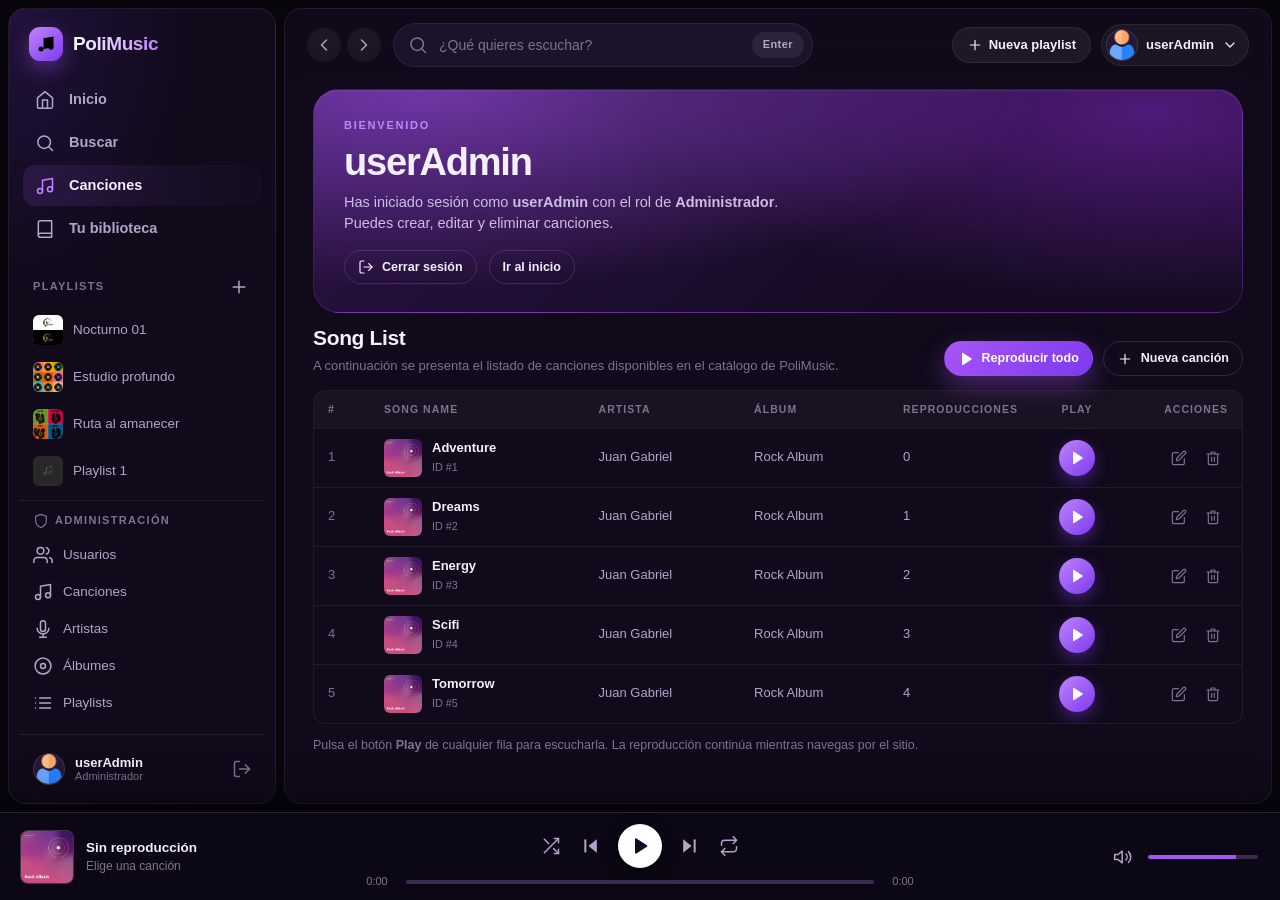
<file: preview/canciones-admin.html>
<!DOCTYPE html>
<html lang="es">
<head>
<meta charset="utf-8">
<meta name="viewport" content="width=device-width, initial-scale=1">
<meta name="theme-color" content="#0b0710">
<title>Canciones · PoliMusic</title>
<link rel="stylesheet" href="../Assets/Css/app.css">
</head>
<body data-page="songs">
<svg xmlns="http://www.w3.org/2000/svg" class="svg-sprite" aria-hidden="true" focusable="false">
  <defs>
    <symbol id="i-home" viewBox="0 0 24 24"><path d="M3 9.5 12 2l9 7.5V20a2 2 0 0 1-2 2H5a2 2 0 0 1-2-2z"/><path d="M9 22V12h6v10"/></symbol>
    <symbol id="i-search" viewBox="0 0 24 24"><circle cx="11" cy="11" r="7.5"/><path d="m21 21-4.3-4.3"/></symbol>
    <symbol id="i-library" viewBox="0 0 24 24"><path d="M4 19.5A2.5 2.5 0 0 1 6.5 17H20"/><path d="M6.5 2H20v20H6.5A2.5 2.5 0 0 1 4 19.5v-15A2.5 2.5 0 0 1 6.5 2z"/></symbol>
    <symbol id="i-plus" viewBox="0 0 24 24"><path d="M12 5v14M5 12h14"/></symbol>
    <symbol id="i-play" viewBox="0 0 24 24"><path d="M6 3.8v16.4c0 .9 1 1.4 1.7.9l12.6-8.2a1 1 0 0 0 0-1.7L7.7 2.9C7 2.4 6 2.9 6 3.8z" fill="currentColor" stroke="none"/></symbol>
    <symbol id="i-pause" viewBox="0 0 24 24"><rect x="6" y="4" width="4" height="16" rx="1" fill="currentColor" stroke="none"/><rect x="14" y="4" width="4" height="16" rx="1" fill="currentColor" stroke="none"/></symbol>
    <symbol id="i-prev" viewBox="0 0 24 24"><path d="M19 20 9 12l10-8z" fill="currentColor" stroke="none"/><rect x="4" y="4" width="2.4" height="16" rx="1" fill="currentColor" stroke="none"/></symbol>
    <symbol id="i-next" viewBox="0 0 24 24"><path d="M5 4l10 8-10 8z" fill="currentColor" stroke="none"/><rect x="17.6" y="4" width="2.4" height="16" rx="1" fill="currentColor" stroke="none"/></symbol>
    <symbol id="i-shuffle" viewBox="0 0 24 24"><path d="M16 3h5v5"/><path d="M4 20 21 3"/><path d="M21 16v5h-5"/><path d="m15 15 6 6"/><path d="m4 4 5 5"/></symbol>
    <symbol id="i-repeat" viewBox="0 0 24 24"><path d="m17 1 4 4-4 4"/><path d="M3 11V9a4 4 0 0 1 4-4h14"/><path d="m7 23-4-4 4-4"/><path d="M21 13v2a4 4 0 0 1-4 4H3"/></symbol>
    <symbol id="i-repeat-one" viewBox="0 0 24 24"><path d="m17 1 4 4-4 4"/><path d="M3 11V9a4 4 0 0 1 4-4h14"/><path d="m7 23-4-4 4-4"/><path d="M21 13v2a4 4 0 0 1-4 4H3"/><path d="M11 10.5h1.6v4"/></symbol>
    <symbol id="i-volume" viewBox="0 0 24 24"><path d="M11 5 6 9H2v6h4l5 4z"/><path d="M15.5 8.5a5 5 0 0 1 0 7"/><path d="M18.5 5.5a9 9 0 0 1 0 13"/></symbol>
    <symbol id="i-volume-off" viewBox="0 0 24 24"><path d="M11 5 6 9H2v6h4l5 4z"/><path d="m16 9 5 6M21 9l-5 6"/></symbol>
    <symbol id="i-trash" viewBox="0 0 24 24"><path d="M3 6h18"/><path d="M19 6v14a2 2 0 0 1-2 2H7a2 2 0 0 1-2-2V6"/><path d="M10 11v6M14 11v6"/><path d="M9 6V4a1 1 0 0 1 1-1h4a1 1 0 0 1 1 1v2"/></symbol>
    <symbol id="i-edit" viewBox="0 0 24 24"><path d="M11 4H4a2 2 0 0 0-2 2v14a2 2 0 0 0 2 2h14a2 2 0 0 0 2-2v-7"/><path d="M18.5 2.5a2.12 2.12 0 0 1 3 3L12 15l-4 1 1-4z"/></symbol>
    <symbol id="i-user" viewBox="0 0 24 24"><path d="M20 21v-2a4 4 0 0 0-4-4H8a4 4 0 0 0-4 4v2"/><circle cx="12" cy="7" r="4"/></symbol>
    <symbol id="i-users" viewBox="0 0 24 24"><path d="M17 21v-2a4 4 0 0 0-4-4H5a4 4 0 0 0-4 4v2"/><circle cx="9" cy="7" r="4"/><path d="M23 21v-2a4 4 0 0 0-3-3.87"/><path d="M16 3.13a4 4 0 0 1 0 7.75"/></symbol>
    <symbol id="i-logout" viewBox="0 0 24 24"><path d="M9 21H5a2 2 0 0 1-2-2V5a2 2 0 0 1 2-2h4"/><path d="m16 17 5-5-5-5"/><path d="M21 12H9"/></symbol>
    <symbol id="i-music" viewBox="0 0 24 24"><path d="M9 18V5l12-2v13"/><circle cx="6" cy="18" r="3"/><circle cx="18" cy="16" r="3"/></symbol>
    <symbol id="i-disc" viewBox="0 0 24 24"><circle cx="12" cy="12" r="9.5"/><circle cx="12" cy="12" r="3"/></symbol>
    <symbol id="i-mic" viewBox="0 0 24 24"><path d="M12 2a3 3 0 0 0-3 3v7a3 3 0 0 0 6 0V5a3 3 0 0 0-3-3z"/><path d="M19 11a7 7 0 0 1-14 0"/><path d="M12 18v4M8 22h8"/></symbol>
    <symbol id="i-chevron-left" viewBox="0 0 24 24"><path d="m15 18-6-6 6-6"/></symbol>
    <symbol id="i-chevron-right" viewBox="0 0 24 24"><path d="m9 18 6-6-6-6"/></symbol>
    <symbol id="i-chevron-down" viewBox="0 0 24 24"><path d="m6 9 6 6 6-6"/></symbol>
    <symbol id="i-check" viewBox="0 0 24 24"><path d="m20 6-11 11-5-5"/></symbol>
    <symbol id="i-x" viewBox="0 0 24 24"><path d="M18 6 6 18M6 6l12 12"/></symbol>
    <symbol id="i-upload" viewBox="0 0 24 24"><path d="M21 15v4a2 2 0 0 1-2 2H5a2 2 0 0 1-2-2v-4"/><path d="m17 8-5-5-5 5"/><path d="M12 3v12"/></symbol>
    <symbol id="i-shield" viewBox="0 0 24 24"><path d="M12 22s8-4 8-10V5l-8-3-8 3v7c0 6 8 10 8 10z"/></symbol>
    <symbol id="i-alert" viewBox="0 0 24 24"><circle cx="12" cy="12" r="9.5"/><path d="M12 8v5M12 16.5v.01"/></symbol>
    <symbol id="i-heart" viewBox="0 0 24 24"><path d="M20.8 4.6a5.5 5.5 0 0 0-7.8 0L12 5.7l-1.1-1.1a5.5 5.5 0 0 0-7.8 7.8l1.1 1.1L12 21.2l7.8-7.8 1.1-1.1a5.5 5.5 0 0 0 0-7.7z"/></symbol>
    <symbol id="i-clock" viewBox="0 0 24 24"><circle cx="12" cy="12" r="9.5"/><path d="M12 7v5l3 2"/></symbol>
    <symbol id="i-list" viewBox="0 0 24 24"><path d="M8 6h13M8 12h13M8 18h13M3 6h.01M3 12h.01M3 18h.01"/></symbol>
    <symbol id="i-menu" viewBox="0 0 24 24"><path d="M3 6h18M3 12h18M3 18h18"/></symbol>
    <symbol id="i-more" viewBox="0 0 24 24"><circle cx="5" cy="12" r="1.6" fill="currentColor" stroke="none"/><circle cx="12" cy="12" r="1.6" fill="currentColor" stroke="none"/><circle cx="19" cy="12" r="1.6" fill="currentColor" stroke="none"/></symbol>
    <symbol id="i-lock" viewBox="0 0 24 24"><rect x="4" y="10" width="16" height="11" rx="2"/><path d="M8 10V7a4 4 0 0 1 8 0v3"/></symbol>
    <symbol id="i-globe" viewBox="0 0 24 24"><circle cx="12" cy="12" r="9.5"/><path d="M2.5 12h19"/><path d="M12 2.5a15 15 0 0 1 0 19 15 15 0 0 1 0-19z"/></symbol>
    <symbol id="i-arrow-right" viewBox="0 0 24 24"><path d="M5 12h14"/><path d="m13 6 6 6-6 6"/></symbol>
    <symbol id="i-save" viewBox="0 0 24 24"><path d="M19 21H5a2 2 0 0 1-2-2V5a2 2 0 0 1 2-2h11l5 5v11a2 2 0 0 1-2 2z"/><path d="M17 21v-8H7v8M7 3v5h8"/></symbol>
  </defs>
</svg>

<div class="app" id="app">
  <aside class="sidebar" id="sidebar">
    <a class="brand" href="home.html">
      <span class="brand-mark"><svg width="20" height="20"><use href="#i-music"/></svg></span>
      <span class="brand-name">PoliMusic</span>
    </a>
    <nav class="nav">
      <a class="nav-item" href="home.html"><svg class="ico"><use href="#i-home"/></svg><span>Inicio</span></a>
      <a class="nav-item" href="home.html"><svg class="ico"><use href="#i-search"/></svg><span>Buscar</span></a>
      <a class="nav-item is-active" href="canciones.html"><svg class="ico"><use href="#i-music"/></svg><span>Canciones</span></a>
      <a class="nav-item" href="playlist.html"><svg class="ico"><use href="#i-library"/></svg><span>Tu biblioteca</span></a>
    </nav>
    <div class="side-block">
      <div class="side-head"><span>Playlists</span>
        <a class="side-add" href="playlist.html" title="Crear playlist">
          <svg class="ico"><use href="#i-plus"/></svg></a></div>
      <div class="side-list"><a class="side-pl" href="playlist.html"><img src="../playlistImages/playlist1.png" alt=""><span>Nocturno 01</span></a><a class="side-pl" href="playlist.html"><img src="../playlistImages/playlist2.png" alt=""><span>Estudio profundo</span></a><a class="side-pl" href="playlist.html"><img src="../playlistImages/playlist3.png" alt=""><span>Ruta al amanecer</span></a><a class="side-pl" href="playlist.html"><img src="../playlistImages/default.jpg" alt=""><span>Playlist 1</span></a></div>
    </div>
    <div class="side-block side-admin">
      <div class="side-head"><span><svg class="ico ico-sm"><use href="#i-shield"/></svg> Administración</span></div>
      <div class="side-list">
        <a class="side-link" href="admin-users.html"><svg class="ico"><use href="#i-users"/></svg><span>Usuarios</span></a>
        <a class="side-link" href="admin-users.html"><svg class="ico"><use href="#i-music"/></svg><span>Canciones</span></a>
        <a class="side-link" href="admin-users.html"><svg class="ico"><use href="#i-mic"/></svg><span>Artistas</span></a>
        <a class="side-link" href="admin-users.html"><svg class="ico"><use href="#i-disc"/></svg><span>Álbumes</span></a>
        <a class="side-link" href="admin-users.html"><svg class="ico"><use href="#i-list"/></svg><span>Playlists</span></a>
      </div>
    </div>
    <div class="side-foot">
      <a class="user-chip" href="home.html">
        <img class="avatar" src="../userImages/root.png" alt="">
        <span class="user-chip-txt"><strong>userAdmin</strong><em>Administrador</em></span>
      </a>
      <a class="logout-btn" href="index.html" title="Cerrar sesión">
        <svg class="ico"><use href="#i-logout"/></svg></a>
    </div>
  </aside>
  <div class="scrim" id="scrim"></div>
  <main class="main">
    <header class="topbar">
      <button class="icon-btn only-mobile" id="menuBtn" type="button" aria-label="Menú">
        <svg class="ico"><use href="#i-menu"/></svg></button>
      <div class="history only-desktop">
        <button class="icon-btn" type="button"><svg class="ico"><use href="#i-chevron-left"/></svg></button>
        <button class="icon-btn" type="button"><svg class="ico"><use href="#i-chevron-right"/></svg></button>
      </div>
      <form class="searchbar" onsubmit="return false">
        <svg class="ico"><use href="#i-search"/></svg>
        <input type="search" placeholder="¿Qué quieres escuchar?" aria-label="Buscar">
        <button type="submit" class="searchbar-go">Enter</button>
      </form>
      <div class="topbar-right">
        <a class="pill-btn only-desktop" href="playlist.html">
          <svg class="ico ico-sm"><use href="#i-plus"/></svg> Nueva playlist</a>
        <details class="usermenu">
          <summary>
            <img class="avatar" src="../userImages/root.png" alt="">
            <span class="usermenu-name only-desktop">userAdmin</span>
            <svg class="ico ico-sm"><use href="#i-chevron-down"/></svg>
          </summary>
          <div class="usermenu-pop">
            <a href="home.html"><svg class="ico ico-sm"><use href="#i-user"/></svg> Mi perfil</a>
            <a href="playlist.html"><svg class="ico ico-sm"><use href="#i-library"/></svg> Mis playlists</a>
            <a href="admin-users.html"><svg class="ico ico-sm"><use href="#i-shield"/></svg> Panel de administración</a>
            <hr>
            <a class="danger" href="index.html"><svg class="ico ico-sm"><use href="#i-logout"/></svg> Cerrar sesión</a>
          </div>
        </details>
      </div>
    </header>
    <div class="view" id="main-view">
      
      <section class="hero" style="padding:28px 30px;margin:4px 0 10px">
        <div class="hero-txt">
          <div class="hero-kicker">Bienvenido</div>
          <h1 style="font-size:clamp(26px,3.2vw,38px);margin-bottom:10px">userAdmin</h1>
          <p style="margin-bottom:16px">Has iniciado sesión como <strong>userAdmin</strong> con el rol de
            <strong>Administrador</strong>.
            Puedes crear, editar y eliminar canciones.</p>
          <div class="hero-actions">
            <a class="btn btn-ghost btn-sm" href="index.html">
              <svg class="ico ico-sm"><use href="#i-logout"/></svg> Cerrar sesión</a>
            <a class="btn btn-ghost btn-sm" href="home.html">Ir al inicio</a>
          </div>
        </div>
      </section>

      <section class="section" style="margin-top:6px">
        <div class="section-head">
          <div><h2>Song List</h2>
            <p>A continuación se presenta el listado de canciones disponibles en el catálogo de PoliMusic.</p></div>
          <div class="row">
            <button class="btn btn-primary btn-sm" type="button" data-play-all>
              <svg class="ico ico-sm"><use href="#i-play"/></svg> Reproducir todo</button>
            <a class="btn btn-ghost btn-sm" href="admin-users.html"><svg class="ico ico-sm"><use href="#i-plus"/></svg> Nueva canción</a>
          </div>
        </div>

        <div class="table-wrap">
          <table class="data table-songs">
            <thead><tr>
              <th style="width:56px">#</th><th>Song Name</th><th>Artista</th><th>Álbum</th>
              <th class="num" style="width:130px">Reproducciones</th>
              <th style="width:90px;text-align:center">Play</th><th style="width:120px;text-align:right">Acciones</th>
            </tr></thead>
            <tbody><tr class="song-row" data-song-id="1" data-name="Adventure" data-artist="Juan Gabriel"
             data-cover="../albumImages/album1.png" data-url="../songFiles/bensound-adventure.mp3">
          <td class="num" style="color:var(--txt-3)">1</td>
          <td><div class="cell-main"><img src="../albumImages/album1.png" alt="">
            <div><strong>Adventure</strong><small>ID #1</small></div></div></td>
          <td><a href="album.html" style="color:var(--txt-2)">Juan Gabriel</a></td>
          <td><a href="album.html" style="color:var(--txt-2)">Rock Album</a></td>
          <td class="num">0</td>
          <td style="text-align:center"><button class="play-mini" type="button" data-play title="Reproducir Adventure">
            <svg class="ico"><use href="#i-play"/></svg></button></td>
          <td><div class="actions">
              <button class="t-act" type="button" title="Editar"><svg class="ico ico-sm"><use href="#i-edit"/></svg></button>
              <button class="t-act danger" type="button" title="Eliminar"><svg class="ico ico-sm"><use href="#i-trash"/></svg></button>
            </div></td>
        </tr><tr class="song-row" data-song-id="2" data-name="Dreams" data-artist="Juan Gabriel"
             data-cover="../albumImages/album1.png" data-url="../songFiles/bensound-dreams.mp3">
          <td class="num" style="color:var(--txt-3)">2</td>
          <td><div class="cell-main"><img src="../albumImages/album1.png" alt="">
            <div><strong>Dreams</strong><small>ID #2</small></div></div></td>
          <td><a href="album.html" style="color:var(--txt-2)">Juan Gabriel</a></td>
          <td><a href="album.html" style="color:var(--txt-2)">Rock Album</a></td>
          <td class="num">1</td>
          <td style="text-align:center"><button class="play-mini" type="button" data-play title="Reproducir Dreams">
            <svg class="ico"><use href="#i-play"/></svg></button></td>
          <td><div class="actions">
              <button class="t-act" type="button" title="Editar"><svg class="ico ico-sm"><use href="#i-edit"/></svg></button>
              <button class="t-act danger" type="button" title="Eliminar"><svg class="ico ico-sm"><use href="#i-trash"/></svg></button>
            </div></td>
        </tr><tr class="song-row" data-song-id="3" data-name="Energy" data-artist="Juan Gabriel"
             data-cover="../albumImages/album1.png" data-url="../songFiles/bensound-energy.mp3">
          <td class="num" style="color:var(--txt-3)">3</td>
          <td><div class="cell-main"><img src="../albumImages/album1.png" alt="">
            <div><strong>Energy</strong><small>ID #3</small></div></div></td>
          <td><a href="album.html" style="color:var(--txt-2)">Juan Gabriel</a></td>
          <td><a href="album.html" style="color:var(--txt-2)">Rock Album</a></td>
          <td class="num">2</td>
          <td style="text-align:center"><button class="play-mini" type="button" data-play title="Reproducir Energy">
            <svg class="ico"><use href="#i-play"/></svg></button></td>
          <td><div class="actions">
              <button class="t-act" type="button" title="Editar"><svg class="ico ico-sm"><use href="#i-edit"/></svg></button>
              <button class="t-act danger" type="button" title="Eliminar"><svg class="ico ico-sm"><use href="#i-trash"/></svg></button>
            </div></td>
        </tr><tr class="song-row" data-song-id="4" data-name="Scifi" data-artist="Juan Gabriel"
             data-cover="../albumImages/album1.png" data-url="../songFiles/bensound-scifi.mp3">
          <td class="num" style="color:var(--txt-3)">4</td>
          <td><div class="cell-main"><img src="../albumImages/album1.png" alt="">
            <div><strong>Scifi</strong><small>ID #4</small></div></div></td>
          <td><a href="album.html" style="color:var(--txt-2)">Juan Gabriel</a></td>
          <td><a href="album.html" style="color:var(--txt-2)">Rock Album</a></td>
          <td class="num">3</td>
          <td style="text-align:center"><button class="play-mini" type="button" data-play title="Reproducir Scifi">
            <svg class="ico"><use href="#i-play"/></svg></button></td>
          <td><div class="actions">
              <button class="t-act" type="button" title="Editar"><svg class="ico ico-sm"><use href="#i-edit"/></svg></button>
              <button class="t-act danger" type="button" title="Eliminar"><svg class="ico ico-sm"><use href="#i-trash"/></svg></button>
            </div></td>
        </tr><tr class="song-row" data-song-id="5" data-name="Tomorrow" data-artist="Juan Gabriel"
             data-cover="../albumImages/album1.png" data-url="../songFiles/bensound-tomorrow.mp3">
          <td class="num" style="color:var(--txt-3)">5</td>
          <td><div class="cell-main"><img src="../albumImages/album1.png" alt="">
            <div><strong>Tomorrow</strong><small>ID #5</small></div></div></td>
          <td><a href="album.html" style="color:var(--txt-2)">Juan Gabriel</a></td>
          <td><a href="album.html" style="color:var(--txt-2)">Rock Album</a></td>
          <td class="num">4</td>
          <td style="text-align:center"><button class="play-mini" type="button" data-play title="Reproducir Tomorrow">
            <svg class="ico"><use href="#i-play"/></svg></button></td>
          <td><div class="actions">
              <button class="t-act" type="button" title="Editar"><svg class="ico ico-sm"><use href="#i-edit"/></svg></button>
              <button class="t-act danger" type="button" title="Eliminar"><svg class="ico ico-sm"><use href="#i-trash"/></svg></button>
            </div></td>
        </tr></tbody>
          </table>
        </div>

        <p class="muted" style="margin-top:12px;font-size:12.5px">
          Pulsa el botón <strong>Play</strong> de cualquier fila para escucharla. La reproducción continúa
          mientras navegas por el sitio.
        </p>
      </section>
    
      <script type="application/json" id="pm-queue" data-autoplay="0">{"tracks": [{"id": 1, "name": "Adventure", "url": "../songFiles/bensound-adventure.mp3", "cover": "../albumImages/album1.png", "artist": "Juan Gabriel", "album": "Rock Album"}, {"id": 2, "name": "Dreams", "url": "../songFiles/bensound-dreams.mp3", "cover": "../albumImages/album1.png", "artist": "Juan Gabriel", "album": "Rock Album"}, {"id": 3, "name": "Energy", "url": "../songFiles/bensound-energy.mp3", "cover": "../albumImages/album1.png", "artist": "Juan Gabriel", "album": "Rock Album"}, {"id": 4, "name": "Scifi", "url": "../songFiles/bensound-scifi.mp3", "cover": "../albumImages/album1.png", "artist": "Juan Gabriel", "album": "Rock Album"}, {"id": 5, "name": "Tomorrow", "url": "../songFiles/bensound-tomorrow.mp3", "cover": "../albumImages/album1.png", "artist": "Juan Gabriel", "album": "Rock Album"}]}</script>
    </div>
  </main>
</div>
<div class="player" id="player">
  <div class="player-left">
    <div class="pl-cover-wrap"><img id="plCover" class="pl-cover" src="../albumImages/album1.png" alt=""></div>
    <div class="pl-meta">
      <span class="pl-title" id="plTitle">Sin reproducción</span>
      <span class="pl-artist" id="plArtist">Elige una canción</span>
    </div>
  </div>
  <div class="player-center">
    <div class="pl-controls">
      <button class="pl-btn" id="btnShuffle" type="button" title="Aleatorio"><svg class="ico"><use href="#i-shuffle"/></svg></button>
      <button class="pl-btn" id="btnPrev" type="button" title="Anterior"><svg class="ico"><use href="#i-prev"/></svg></button>
      <button class="pl-play" id="btnPlay" type="button" title="Reproducir">
        <svg class="ico" id="playIcon"><use href="#i-play"/></svg></button>
      <button class="pl-btn" id="btnNext" type="button" title="Siguiente"><svg class="ico"><use href="#i-next"/></svg></button>
      <button class="pl-btn" id="btnRepeat" type="button" title="Repetir">
        <svg class="ico" id="repeatIcon"><use href="#i-repeat"/></svg></button>
    </div>
    <div class="pl-progress">
      <span class="pl-time" id="plCur">0:00</span>
      <input type="range" id="plSeek" class="range" min="0" max="100" step="0.1" value="0">
      <span class="pl-time" id="plDur">0:00</span>
    </div>
  </div>
  <div class="player-right">
    <button class="pl-btn" id="btnMute" type="button" title="Silenciar">
      <svg class="ico" id="volIcon"><use href="#i-volume"/></svg></button>
    <input type="range" id="plVol" class="range range-vol" min="0" max="1" step="0.01" value="0.8">
  </div>
</div>
<audio id="pmAudio" preload="metadata"></audio>
<div class="toasts" id="toasts"></div>
<script>window.PM_BASE = "";</script>
<script src="../Assets/Js/player.js"></script>
<script src="preview.js"></script>
</body>
</html>
</file>
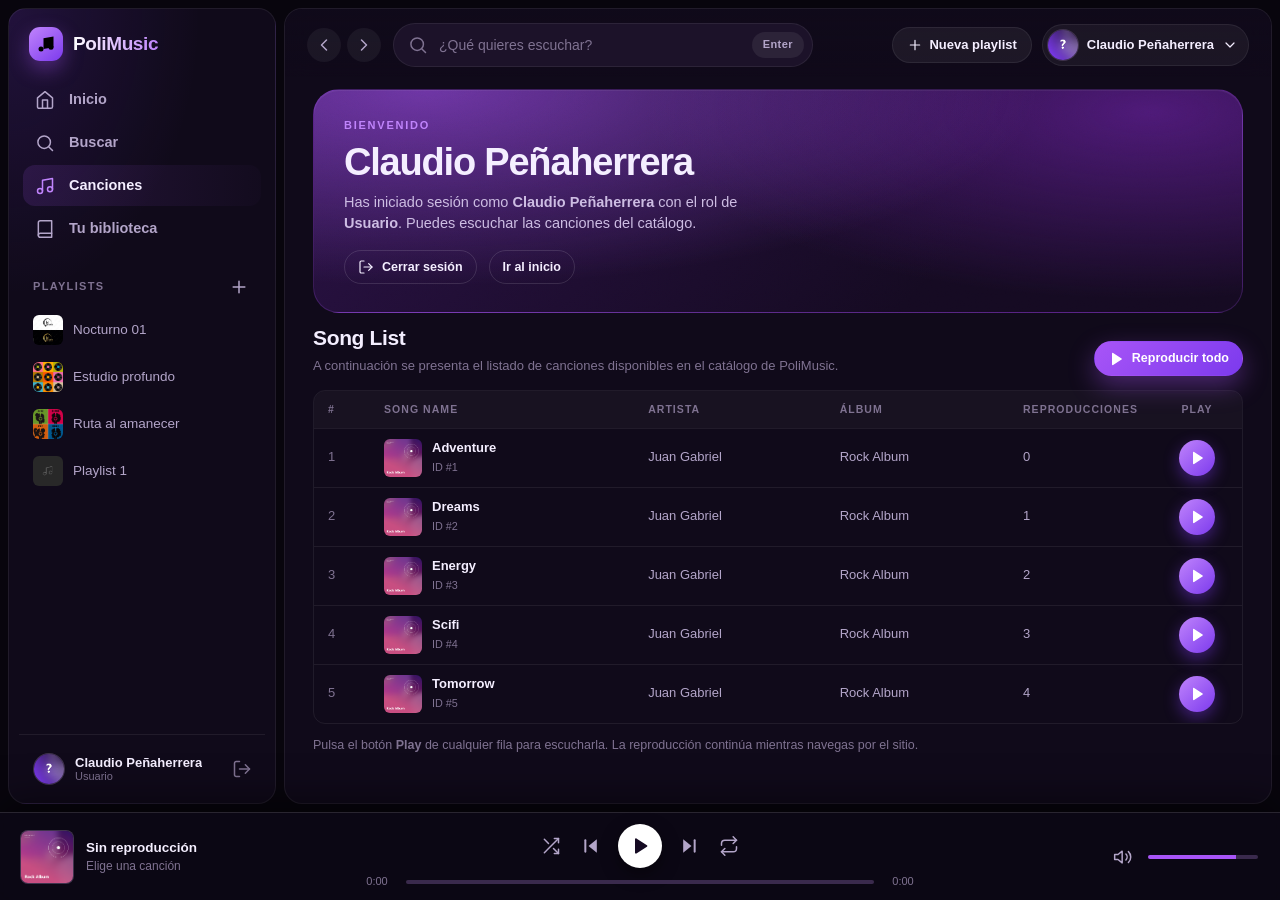
<file: preview/canciones.html>
<!DOCTYPE html>
<html lang="es">
<head>
<meta charset="utf-8">
<meta name="viewport" content="width=device-width, initial-scale=1">
<meta name="theme-color" content="#0b0710">
<title>Canciones · PoliMusic</title>
<link rel="stylesheet" href="../Assets/Css/app.css">
</head>
<body data-page="songs">
<svg xmlns="http://www.w3.org/2000/svg" class="svg-sprite" aria-hidden="true" focusable="false">
  <defs>
    <symbol id="i-home" viewBox="0 0 24 24"><path d="M3 9.5 12 2l9 7.5V20a2 2 0 0 1-2 2H5a2 2 0 0 1-2-2z"/><path d="M9 22V12h6v10"/></symbol>
    <symbol id="i-search" viewBox="0 0 24 24"><circle cx="11" cy="11" r="7.5"/><path d="m21 21-4.3-4.3"/></symbol>
    <symbol id="i-library" viewBox="0 0 24 24"><path d="M4 19.5A2.5 2.5 0 0 1 6.5 17H20"/><path d="M6.5 2H20v20H6.5A2.5 2.5 0 0 1 4 19.5v-15A2.5 2.5 0 0 1 6.5 2z"/></symbol>
    <symbol id="i-plus" viewBox="0 0 24 24"><path d="M12 5v14M5 12h14"/></symbol>
    <symbol id="i-play" viewBox="0 0 24 24"><path d="M6 3.8v16.4c0 .9 1 1.4 1.7.9l12.6-8.2a1 1 0 0 0 0-1.7L7.7 2.9C7 2.4 6 2.9 6 3.8z" fill="currentColor" stroke="none"/></symbol>
    <symbol id="i-pause" viewBox="0 0 24 24"><rect x="6" y="4" width="4" height="16" rx="1" fill="currentColor" stroke="none"/><rect x="14" y="4" width="4" height="16" rx="1" fill="currentColor" stroke="none"/></symbol>
    <symbol id="i-prev" viewBox="0 0 24 24"><path d="M19 20 9 12l10-8z" fill="currentColor" stroke="none"/><rect x="4" y="4" width="2.4" height="16" rx="1" fill="currentColor" stroke="none"/></symbol>
    <symbol id="i-next" viewBox="0 0 24 24"><path d="M5 4l10 8-10 8z" fill="currentColor" stroke="none"/><rect x="17.6" y="4" width="2.4" height="16" rx="1" fill="currentColor" stroke="none"/></symbol>
    <symbol id="i-shuffle" viewBox="0 0 24 24"><path d="M16 3h5v5"/><path d="M4 20 21 3"/><path d="M21 16v5h-5"/><path d="m15 15 6 6"/><path d="m4 4 5 5"/></symbol>
    <symbol id="i-repeat" viewBox="0 0 24 24"><path d="m17 1 4 4-4 4"/><path d="M3 11V9a4 4 0 0 1 4-4h14"/><path d="m7 23-4-4 4-4"/><path d="M21 13v2a4 4 0 0 1-4 4H3"/></symbol>
    <symbol id="i-repeat-one" viewBox="0 0 24 24"><path d="m17 1 4 4-4 4"/><path d="M3 11V9a4 4 0 0 1 4-4h14"/><path d="m7 23-4-4 4-4"/><path d="M21 13v2a4 4 0 0 1-4 4H3"/><path d="M11 10.5h1.6v4"/></symbol>
    <symbol id="i-volume" viewBox="0 0 24 24"><path d="M11 5 6 9H2v6h4l5 4z"/><path d="M15.5 8.5a5 5 0 0 1 0 7"/><path d="M18.5 5.5a9 9 0 0 1 0 13"/></symbol>
    <symbol id="i-volume-off" viewBox="0 0 24 24"><path d="M11 5 6 9H2v6h4l5 4z"/><path d="m16 9 5 6M21 9l-5 6"/></symbol>
    <symbol id="i-trash" viewBox="0 0 24 24"><path d="M3 6h18"/><path d="M19 6v14a2 2 0 0 1-2 2H7a2 2 0 0 1-2-2V6"/><path d="M10 11v6M14 11v6"/><path d="M9 6V4a1 1 0 0 1 1-1h4a1 1 0 0 1 1 1v2"/></symbol>
    <symbol id="i-edit" viewBox="0 0 24 24"><path d="M11 4H4a2 2 0 0 0-2 2v14a2 2 0 0 0 2 2h14a2 2 0 0 0 2-2v-7"/><path d="M18.5 2.5a2.12 2.12 0 0 1 3 3L12 15l-4 1 1-4z"/></symbol>
    <symbol id="i-user" viewBox="0 0 24 24"><path d="M20 21v-2a4 4 0 0 0-4-4H8a4 4 0 0 0-4 4v2"/><circle cx="12" cy="7" r="4"/></symbol>
    <symbol id="i-users" viewBox="0 0 24 24"><path d="M17 21v-2a4 4 0 0 0-4-4H5a4 4 0 0 0-4 4v2"/><circle cx="9" cy="7" r="4"/><path d="M23 21v-2a4 4 0 0 0-3-3.87"/><path d="M16 3.13a4 4 0 0 1 0 7.75"/></symbol>
    <symbol id="i-logout" viewBox="0 0 24 24"><path d="M9 21H5a2 2 0 0 1-2-2V5a2 2 0 0 1 2-2h4"/><path d="m16 17 5-5-5-5"/><path d="M21 12H9"/></symbol>
    <symbol id="i-music" viewBox="0 0 24 24"><path d="M9 18V5l12-2v13"/><circle cx="6" cy="18" r="3"/><circle cx="18" cy="16" r="3"/></symbol>
    <symbol id="i-disc" viewBox="0 0 24 24"><circle cx="12" cy="12" r="9.5"/><circle cx="12" cy="12" r="3"/></symbol>
    <symbol id="i-mic" viewBox="0 0 24 24"><path d="M12 2a3 3 0 0 0-3 3v7a3 3 0 0 0 6 0V5a3 3 0 0 0-3-3z"/><path d="M19 11a7 7 0 0 1-14 0"/><path d="M12 18v4M8 22h8"/></symbol>
    <symbol id="i-chevron-left" viewBox="0 0 24 24"><path d="m15 18-6-6 6-6"/></symbol>
    <symbol id="i-chevron-right" viewBox="0 0 24 24"><path d="m9 18 6-6-6-6"/></symbol>
    <symbol id="i-chevron-down" viewBox="0 0 24 24"><path d="m6 9 6 6 6-6"/></symbol>
    <symbol id="i-check" viewBox="0 0 24 24"><path d="m20 6-11 11-5-5"/></symbol>
    <symbol id="i-x" viewBox="0 0 24 24"><path d="M18 6 6 18M6 6l12 12"/></symbol>
    <symbol id="i-upload" viewBox="0 0 24 24"><path d="M21 15v4a2 2 0 0 1-2 2H5a2 2 0 0 1-2-2v-4"/><path d="m17 8-5-5-5 5"/><path d="M12 3v12"/></symbol>
    <symbol id="i-shield" viewBox="0 0 24 24"><path d="M12 22s8-4 8-10V5l-8-3-8 3v7c0 6 8 10 8 10z"/></symbol>
    <symbol id="i-alert" viewBox="0 0 24 24"><circle cx="12" cy="12" r="9.5"/><path d="M12 8v5M12 16.5v.01"/></symbol>
    <symbol id="i-heart" viewBox="0 0 24 24"><path d="M20.8 4.6a5.5 5.5 0 0 0-7.8 0L12 5.7l-1.1-1.1a5.5 5.5 0 0 0-7.8 7.8l1.1 1.1L12 21.2l7.8-7.8 1.1-1.1a5.5 5.5 0 0 0 0-7.7z"/></symbol>
    <symbol id="i-clock" viewBox="0 0 24 24"><circle cx="12" cy="12" r="9.5"/><path d="M12 7v5l3 2"/></symbol>
    <symbol id="i-list" viewBox="0 0 24 24"><path d="M8 6h13M8 12h13M8 18h13M3 6h.01M3 12h.01M3 18h.01"/></symbol>
    <symbol id="i-menu" viewBox="0 0 24 24"><path d="M3 6h18M3 12h18M3 18h18"/></symbol>
    <symbol id="i-more" viewBox="0 0 24 24"><circle cx="5" cy="12" r="1.6" fill="currentColor" stroke="none"/><circle cx="12" cy="12" r="1.6" fill="currentColor" stroke="none"/><circle cx="19" cy="12" r="1.6" fill="currentColor" stroke="none"/></symbol>
    <symbol id="i-lock" viewBox="0 0 24 24"><rect x="4" y="10" width="16" height="11" rx="2"/><path d="M8 10V7a4 4 0 0 1 8 0v3"/></symbol>
    <symbol id="i-globe" viewBox="0 0 24 24"><circle cx="12" cy="12" r="9.5"/><path d="M2.5 12h19"/><path d="M12 2.5a15 15 0 0 1 0 19 15 15 0 0 1 0-19z"/></symbol>
    <symbol id="i-arrow-right" viewBox="0 0 24 24"><path d="M5 12h14"/><path d="m13 6 6 6-6 6"/></symbol>
    <symbol id="i-save" viewBox="0 0 24 24"><path d="M19 21H5a2 2 0 0 1-2-2V5a2 2 0 0 1 2-2h11l5 5v11a2 2 0 0 1-2 2z"/><path d="M17 21v-8H7v8M7 3v5h8"/></symbol>
  </defs>
</svg>

<div class="app" id="app">
  <aside class="sidebar" id="sidebar">
    <a class="brand" href="home.html">
      <span class="brand-mark"><svg width="20" height="20"><use href="#i-music"/></svg></span>
      <span class="brand-name">PoliMusic</span>
    </a>
    <nav class="nav">
      <a class="nav-item" href="home.html"><svg class="ico"><use href="#i-home"/></svg><span>Inicio</span></a>
      <a class="nav-item" href="home.html"><svg class="ico"><use href="#i-search"/></svg><span>Buscar</span></a>
      <a class="nav-item is-active" href="canciones.html"><svg class="ico"><use href="#i-music"/></svg><span>Canciones</span></a>
      <a class="nav-item" href="playlist.html"><svg class="ico"><use href="#i-library"/></svg><span>Tu biblioteca</span></a>
    </nav>
    <div class="side-block">
      <div class="side-head"><span>Playlists</span>
        <a class="side-add" href="playlist.html" title="Crear playlist">
          <svg class="ico"><use href="#i-plus"/></svg></a></div>
      <div class="side-list"><a class="side-pl" href="playlist.html"><img src="../playlistImages/playlist1.png" alt=""><span>Nocturno 01</span></a><a class="side-pl" href="playlist.html"><img src="../playlistImages/playlist2.png" alt=""><span>Estudio profundo</span></a><a class="side-pl" href="playlist.html"><img src="../playlistImages/playlist3.png" alt=""><span>Ruta al amanecer</span></a><a class="side-pl" href="playlist.html"><img src="../playlistImages/default.jpg" alt=""><span>Playlist 1</span></a></div>
    </div>
    
    <div class="side-foot">
      <a class="user-chip" href="home.html">
        <img class="avatar" src="../userImages/default.jpg" alt="">
        <span class="user-chip-txt"><strong>Claudio Peñaherrera</strong><em>Usuario</em></span>
      </a>
      <a class="logout-btn" href="index.html" title="Cerrar sesión">
        <svg class="ico"><use href="#i-logout"/></svg></a>
    </div>
  </aside>
  <div class="scrim" id="scrim"></div>
  <main class="main">
    <header class="topbar">
      <button class="icon-btn only-mobile" id="menuBtn" type="button" aria-label="Menú">
        <svg class="ico"><use href="#i-menu"/></svg></button>
      <div class="history only-desktop">
        <button class="icon-btn" type="button"><svg class="ico"><use href="#i-chevron-left"/></svg></button>
        <button class="icon-btn" type="button"><svg class="ico"><use href="#i-chevron-right"/></svg></button>
      </div>
      <form class="searchbar" onsubmit="return false">
        <svg class="ico"><use href="#i-search"/></svg>
        <input type="search" placeholder="¿Qué quieres escuchar?" aria-label="Buscar">
        <button type="submit" class="searchbar-go">Enter</button>
      </form>
      <div class="topbar-right">
        <a class="pill-btn only-desktop" href="playlist.html">
          <svg class="ico ico-sm"><use href="#i-plus"/></svg> Nueva playlist</a>
        <details class="usermenu">
          <summary>
            <img class="avatar" src="../userImages/default.jpg" alt="">
            <span class="usermenu-name only-desktop">Claudio Peñaherrera</span>
            <svg class="ico ico-sm"><use href="#i-chevron-down"/></svg>
          </summary>
          <div class="usermenu-pop">
            <a href="home.html"><svg class="ico ico-sm"><use href="#i-user"/></svg> Mi perfil</a>
            <a href="playlist.html"><svg class="ico ico-sm"><use href="#i-library"/></svg> Mis playlists</a>
            <a href="admin-users.html"><svg class="ico ico-sm"><use href="#i-shield"/></svg> Panel de administración</a>
            <hr>
            <a class="danger" href="index.html"><svg class="ico ico-sm"><use href="#i-logout"/></svg> Cerrar sesión</a>
          </div>
        </details>
      </div>
    </header>
    <div class="view" id="main-view">
      
      <section class="hero" style="padding:28px 30px;margin:4px 0 10px">
        <div class="hero-txt">
          <div class="hero-kicker">Bienvenido</div>
          <h1 style="font-size:clamp(26px,3.2vw,38px);margin-bottom:10px">Claudio Peñaherrera</h1>
          <p style="margin-bottom:16px">Has iniciado sesión como <strong>Claudio Peñaherrera</strong> con el rol de
            <strong>Usuario</strong>.
            Puedes escuchar las canciones del catálogo.</p>
          <div class="hero-actions">
            <a class="btn btn-ghost btn-sm" href="index.html">
              <svg class="ico ico-sm"><use href="#i-logout"/></svg> Cerrar sesión</a>
            <a class="btn btn-ghost btn-sm" href="home.html">Ir al inicio</a>
          </div>
        </div>
      </section>

      <section class="section" style="margin-top:6px">
        <div class="section-head">
          <div><h2>Song List</h2>
            <p>A continuación se presenta el listado de canciones disponibles en el catálogo de PoliMusic.</p></div>
          <div class="row">
            <button class="btn btn-primary btn-sm" type="button" data-play-all>
              <svg class="ico ico-sm"><use href="#i-play"/></svg> Reproducir todo</button>
            
          </div>
        </div>

        <div class="table-wrap">
          <table class="data table-songs">
            <thead><tr>
              <th style="width:56px">#</th><th>Song Name</th><th>Artista</th><th>Álbum</th>
              <th class="num" style="width:130px">Reproducciones</th>
              <th style="width:90px;text-align:center">Play</th>
            </tr></thead>
            <tbody><tr class="song-row" data-song-id="1" data-name="Adventure" data-artist="Juan Gabriel"
             data-cover="../albumImages/album1.png" data-url="../songFiles/bensound-adventure.mp3">
          <td class="num" style="color:var(--txt-3)">1</td>
          <td><div class="cell-main"><img src="../albumImages/album1.png" alt="">
            <div><strong>Adventure</strong><small>ID #1</small></div></div></td>
          <td><a href="album.html" style="color:var(--txt-2)">Juan Gabriel</a></td>
          <td><a href="album.html" style="color:var(--txt-2)">Rock Album</a></td>
          <td class="num">0</td>
          <td style="text-align:center"><button class="play-mini" type="button" data-play title="Reproducir Adventure">
            <svg class="ico"><use href="#i-play"/></svg></button></td>
          
        </tr><tr class="song-row" data-song-id="2" data-name="Dreams" data-artist="Juan Gabriel"
             data-cover="../albumImages/album1.png" data-url="../songFiles/bensound-dreams.mp3">
          <td class="num" style="color:var(--txt-3)">2</td>
          <td><div class="cell-main"><img src="../albumImages/album1.png" alt="">
            <div><strong>Dreams</strong><small>ID #2</small></div></div></td>
          <td><a href="album.html" style="color:var(--txt-2)">Juan Gabriel</a></td>
          <td><a href="album.html" style="color:var(--txt-2)">Rock Album</a></td>
          <td class="num">1</td>
          <td style="text-align:center"><button class="play-mini" type="button" data-play title="Reproducir Dreams">
            <svg class="ico"><use href="#i-play"/></svg></button></td>
          
        </tr><tr class="song-row" data-song-id="3" data-name="Energy" data-artist="Juan Gabriel"
             data-cover="../albumImages/album1.png" data-url="../songFiles/bensound-energy.mp3">
          <td class="num" style="color:var(--txt-3)">3</td>
          <td><div class="cell-main"><img src="../albumImages/album1.png" alt="">
            <div><strong>Energy</strong><small>ID #3</small></div></div></td>
          <td><a href="album.html" style="color:var(--txt-2)">Juan Gabriel</a></td>
          <td><a href="album.html" style="color:var(--txt-2)">Rock Album</a></td>
          <td class="num">2</td>
          <td style="text-align:center"><button class="play-mini" type="button" data-play title="Reproducir Energy">
            <svg class="ico"><use href="#i-play"/></svg></button></td>
          
        </tr><tr class="song-row" data-song-id="4" data-name="Scifi" data-artist="Juan Gabriel"
             data-cover="../albumImages/album1.png" data-url="../songFiles/bensound-scifi.mp3">
          <td class="num" style="color:var(--txt-3)">4</td>
          <td><div class="cell-main"><img src="../albumImages/album1.png" alt="">
            <div><strong>Scifi</strong><small>ID #4</small></div></div></td>
          <td><a href="album.html" style="color:var(--txt-2)">Juan Gabriel</a></td>
          <td><a href="album.html" style="color:var(--txt-2)">Rock Album</a></td>
          <td class="num">3</td>
          <td style="text-align:center"><button class="play-mini" type="button" data-play title="Reproducir Scifi">
            <svg class="ico"><use href="#i-play"/></svg></button></td>
          
        </tr><tr class="song-row" data-song-id="5" data-name="Tomorrow" data-artist="Juan Gabriel"
             data-cover="../albumImages/album1.png" data-url="../songFiles/bensound-tomorrow.mp3">
          <td class="num" style="color:var(--txt-3)">5</td>
          <td><div class="cell-main"><img src="../albumImages/album1.png" alt="">
            <div><strong>Tomorrow</strong><small>ID #5</small></div></div></td>
          <td><a href="album.html" style="color:var(--txt-2)">Juan Gabriel</a></td>
          <td><a href="album.html" style="color:var(--txt-2)">Rock Album</a></td>
          <td class="num">4</td>
          <td style="text-align:center"><button class="play-mini" type="button" data-play title="Reproducir Tomorrow">
            <svg class="ico"><use href="#i-play"/></svg></button></td>
          
        </tr></tbody>
          </table>
        </div>

        <p class="muted" style="margin-top:12px;font-size:12.5px">
          Pulsa el botón <strong>Play</strong> de cualquier fila para escucharla. La reproducción continúa
          mientras navegas por el sitio.
        </p>
      </section>
    
      <script type="application/json" id="pm-queue" data-autoplay="0">{"tracks": [{"id": 1, "name": "Adventure", "url": "../songFiles/bensound-adventure.mp3", "cover": "../albumImages/album1.png", "artist": "Juan Gabriel", "album": "Rock Album"}, {"id": 2, "name": "Dreams", "url": "../songFiles/bensound-dreams.mp3", "cover": "../albumImages/album1.png", "artist": "Juan Gabriel", "album": "Rock Album"}, {"id": 3, "name": "Energy", "url": "../songFiles/bensound-energy.mp3", "cover": "../albumImages/album1.png", "artist": "Juan Gabriel", "album": "Rock Album"}, {"id": 4, "name": "Scifi", "url": "../songFiles/bensound-scifi.mp3", "cover": "../albumImages/album1.png", "artist": "Juan Gabriel", "album": "Rock Album"}, {"id": 5, "name": "Tomorrow", "url": "../songFiles/bensound-tomorrow.mp3", "cover": "../albumImages/album1.png", "artist": "Juan Gabriel", "album": "Rock Album"}]}</script>
    </div>
  </main>
</div>
<div class="player" id="player">
  <div class="player-left">
    <div class="pl-cover-wrap"><img id="plCover" class="pl-cover" src="../albumImages/album1.png" alt=""></div>
    <div class="pl-meta">
      <span class="pl-title" id="plTitle">Sin reproducción</span>
      <span class="pl-artist" id="plArtist">Elige una canción</span>
    </div>
  </div>
  <div class="player-center">
    <div class="pl-controls">
      <button class="pl-btn" id="btnShuffle" type="button" title="Aleatorio"><svg class="ico"><use href="#i-shuffle"/></svg></button>
      <button class="pl-btn" id="btnPrev" type="button" title="Anterior"><svg class="ico"><use href="#i-prev"/></svg></button>
      <button class="pl-play" id="btnPlay" type="button" title="Reproducir">
        <svg class="ico" id="playIcon"><use href="#i-play"/></svg></button>
      <button class="pl-btn" id="btnNext" type="button" title="Siguiente"><svg class="ico"><use href="#i-next"/></svg></button>
      <button class="pl-btn" id="btnRepeat" type="button" title="Repetir">
        <svg class="ico" id="repeatIcon"><use href="#i-repeat"/></svg></button>
    </div>
    <div class="pl-progress">
      <span class="pl-time" id="plCur">0:00</span>
      <input type="range" id="plSeek" class="range" min="0" max="100" step="0.1" value="0">
      <span class="pl-time" id="plDur">0:00</span>
    </div>
  </div>
  <div class="player-right">
    <button class="pl-btn" id="btnMute" type="button" title="Silenciar">
      <svg class="ico" id="volIcon"><use href="#i-volume"/></svg></button>
    <input type="range" id="plVol" class="range range-vol" min="0" max="1" step="0.01" value="0.8">
  </div>
</div>
<audio id="pmAudio" preload="metadata"></audio>
<div class="toasts" id="toasts"></div>
<script>window.PM_BASE = "";</script>
<script src="../Assets/Js/player.js"></script>
<script src="preview.js"></script>
</body>
</html>
</file>
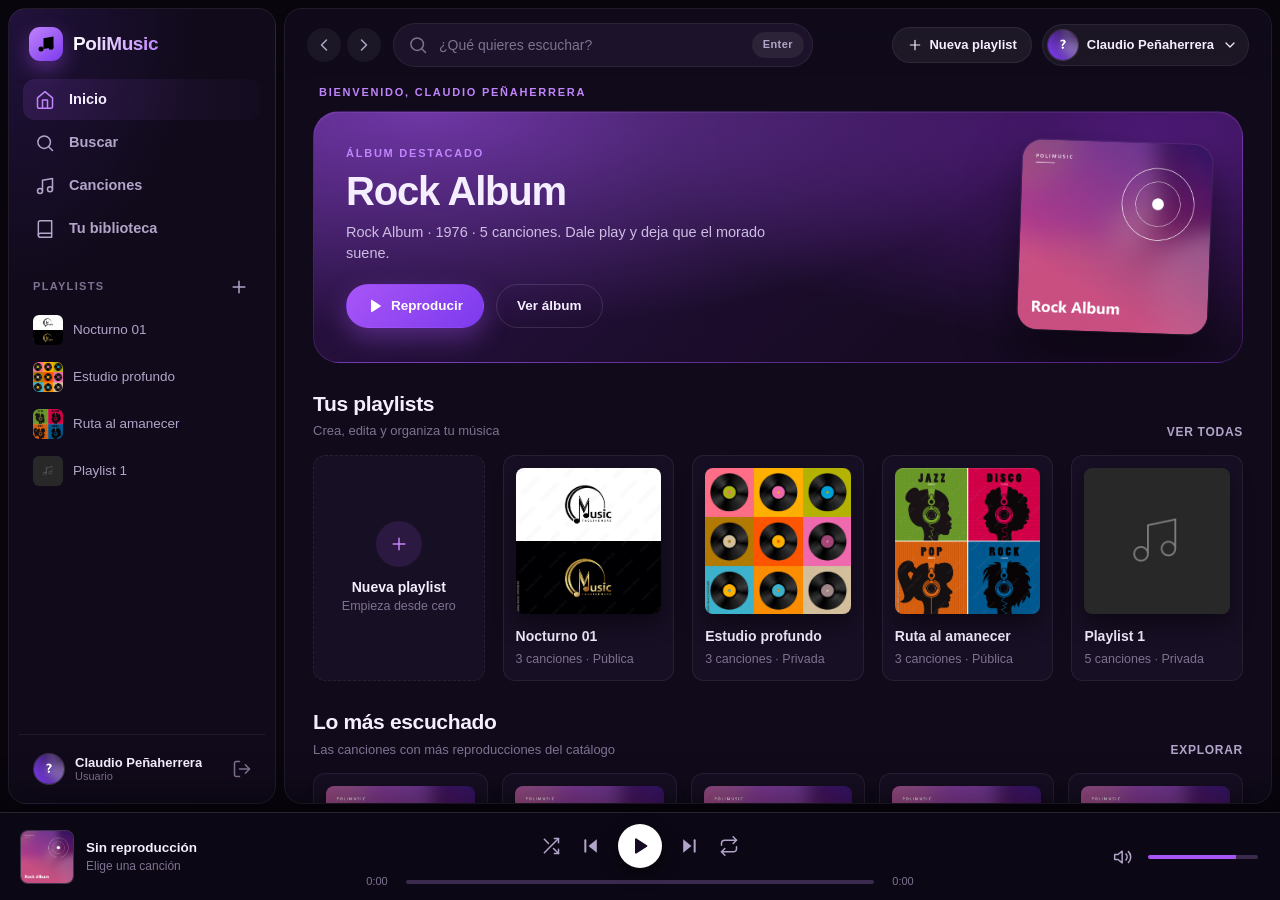
<file: preview/home.html>
<!DOCTYPE html>
<html lang="es">
<head>
<meta charset="utf-8">
<meta name="viewport" content="width=device-width, initial-scale=1">
<meta name="theme-color" content="#0b0710">
<title>Inicio · PoliMusic</title>
<link rel="stylesheet" href="../Assets/Css/app.css">
</head>
<body data-page="home">
<svg xmlns="http://www.w3.org/2000/svg" class="svg-sprite" aria-hidden="true" focusable="false">
  <defs>
    <symbol id="i-home" viewBox="0 0 24 24"><path d="M3 9.5 12 2l9 7.5V20a2 2 0 0 1-2 2H5a2 2 0 0 1-2-2z"/><path d="M9 22V12h6v10"/></symbol>
    <symbol id="i-search" viewBox="0 0 24 24"><circle cx="11" cy="11" r="7.5"/><path d="m21 21-4.3-4.3"/></symbol>
    <symbol id="i-library" viewBox="0 0 24 24"><path d="M4 19.5A2.5 2.5 0 0 1 6.5 17H20"/><path d="M6.5 2H20v20H6.5A2.5 2.5 0 0 1 4 19.5v-15A2.5 2.5 0 0 1 6.5 2z"/></symbol>
    <symbol id="i-plus" viewBox="0 0 24 24"><path d="M12 5v14M5 12h14"/></symbol>
    <symbol id="i-play" viewBox="0 0 24 24"><path d="M6 3.8v16.4c0 .9 1 1.4 1.7.9l12.6-8.2a1 1 0 0 0 0-1.7L7.7 2.9C7 2.4 6 2.9 6 3.8z" fill="currentColor" stroke="none"/></symbol>
    <symbol id="i-pause" viewBox="0 0 24 24"><rect x="6" y="4" width="4" height="16" rx="1" fill="currentColor" stroke="none"/><rect x="14" y="4" width="4" height="16" rx="1" fill="currentColor" stroke="none"/></symbol>
    <symbol id="i-prev" viewBox="0 0 24 24"><path d="M19 20 9 12l10-8z" fill="currentColor" stroke="none"/><rect x="4" y="4" width="2.4" height="16" rx="1" fill="currentColor" stroke="none"/></symbol>
    <symbol id="i-next" viewBox="0 0 24 24"><path d="M5 4l10 8-10 8z" fill="currentColor" stroke="none"/><rect x="17.6" y="4" width="2.4" height="16" rx="1" fill="currentColor" stroke="none"/></symbol>
    <symbol id="i-shuffle" viewBox="0 0 24 24"><path d="M16 3h5v5"/><path d="M4 20 21 3"/><path d="M21 16v5h-5"/><path d="m15 15 6 6"/><path d="m4 4 5 5"/></symbol>
    <symbol id="i-repeat" viewBox="0 0 24 24"><path d="m17 1 4 4-4 4"/><path d="M3 11V9a4 4 0 0 1 4-4h14"/><path d="m7 23-4-4 4-4"/><path d="M21 13v2a4 4 0 0 1-4 4H3"/></symbol>
    <symbol id="i-repeat-one" viewBox="0 0 24 24"><path d="m17 1 4 4-4 4"/><path d="M3 11V9a4 4 0 0 1 4-4h14"/><path d="m7 23-4-4 4-4"/><path d="M21 13v2a4 4 0 0 1-4 4H3"/><path d="M11 10.5h1.6v4"/></symbol>
    <symbol id="i-volume" viewBox="0 0 24 24"><path d="M11 5 6 9H2v6h4l5 4z"/><path d="M15.5 8.5a5 5 0 0 1 0 7"/><path d="M18.5 5.5a9 9 0 0 1 0 13"/></symbol>
    <symbol id="i-volume-off" viewBox="0 0 24 24"><path d="M11 5 6 9H2v6h4l5 4z"/><path d="m16 9 5 6M21 9l-5 6"/></symbol>
    <symbol id="i-trash" viewBox="0 0 24 24"><path d="M3 6h18"/><path d="M19 6v14a2 2 0 0 1-2 2H7a2 2 0 0 1-2-2V6"/><path d="M10 11v6M14 11v6"/><path d="M9 6V4a1 1 0 0 1 1-1h4a1 1 0 0 1 1 1v2"/></symbol>
    <symbol id="i-edit" viewBox="0 0 24 24"><path d="M11 4H4a2 2 0 0 0-2 2v14a2 2 0 0 0 2 2h14a2 2 0 0 0 2-2v-7"/><path d="M18.5 2.5a2.12 2.12 0 0 1 3 3L12 15l-4 1 1-4z"/></symbol>
    <symbol id="i-user" viewBox="0 0 24 24"><path d="M20 21v-2a4 4 0 0 0-4-4H8a4 4 0 0 0-4 4v2"/><circle cx="12" cy="7" r="4"/></symbol>
    <symbol id="i-users" viewBox="0 0 24 24"><path d="M17 21v-2a4 4 0 0 0-4-4H5a4 4 0 0 0-4 4v2"/><circle cx="9" cy="7" r="4"/><path d="M23 21v-2a4 4 0 0 0-3-3.87"/><path d="M16 3.13a4 4 0 0 1 0 7.75"/></symbol>
    <symbol id="i-logout" viewBox="0 0 24 24"><path d="M9 21H5a2 2 0 0 1-2-2V5a2 2 0 0 1 2-2h4"/><path d="m16 17 5-5-5-5"/><path d="M21 12H9"/></symbol>
    <symbol id="i-music" viewBox="0 0 24 24"><path d="M9 18V5l12-2v13"/><circle cx="6" cy="18" r="3"/><circle cx="18" cy="16" r="3"/></symbol>
    <symbol id="i-disc" viewBox="0 0 24 24"><circle cx="12" cy="12" r="9.5"/><circle cx="12" cy="12" r="3"/></symbol>
    <symbol id="i-mic" viewBox="0 0 24 24"><path d="M12 2a3 3 0 0 0-3 3v7a3 3 0 0 0 6 0V5a3 3 0 0 0-3-3z"/><path d="M19 11a7 7 0 0 1-14 0"/><path d="M12 18v4M8 22h8"/></symbol>
    <symbol id="i-chevron-left" viewBox="0 0 24 24"><path d="m15 18-6-6 6-6"/></symbol>
    <symbol id="i-chevron-right" viewBox="0 0 24 24"><path d="m9 18 6-6-6-6"/></symbol>
    <symbol id="i-chevron-down" viewBox="0 0 24 24"><path d="m6 9 6 6 6-6"/></symbol>
    <symbol id="i-check" viewBox="0 0 24 24"><path d="m20 6-11 11-5-5"/></symbol>
    <symbol id="i-x" viewBox="0 0 24 24"><path d="M18 6 6 18M6 6l12 12"/></symbol>
    <symbol id="i-upload" viewBox="0 0 24 24"><path d="M21 15v4a2 2 0 0 1-2 2H5a2 2 0 0 1-2-2v-4"/><path d="m17 8-5-5-5 5"/><path d="M12 3v12"/></symbol>
    <symbol id="i-shield" viewBox="0 0 24 24"><path d="M12 22s8-4 8-10V5l-8-3-8 3v7c0 6 8 10 8 10z"/></symbol>
    <symbol id="i-alert" viewBox="0 0 24 24"><circle cx="12" cy="12" r="9.5"/><path d="M12 8v5M12 16.5v.01"/></symbol>
    <symbol id="i-heart" viewBox="0 0 24 24"><path d="M20.8 4.6a5.5 5.5 0 0 0-7.8 0L12 5.7l-1.1-1.1a5.5 5.5 0 0 0-7.8 7.8l1.1 1.1L12 21.2l7.8-7.8 1.1-1.1a5.5 5.5 0 0 0 0-7.7z"/></symbol>
    <symbol id="i-clock" viewBox="0 0 24 24"><circle cx="12" cy="12" r="9.5"/><path d="M12 7v5l3 2"/></symbol>
    <symbol id="i-list" viewBox="0 0 24 24"><path d="M8 6h13M8 12h13M8 18h13M3 6h.01M3 12h.01M3 18h.01"/></symbol>
    <symbol id="i-menu" viewBox="0 0 24 24"><path d="M3 6h18M3 12h18M3 18h18"/></symbol>
    <symbol id="i-more" viewBox="0 0 24 24"><circle cx="5" cy="12" r="1.6" fill="currentColor" stroke="none"/><circle cx="12" cy="12" r="1.6" fill="currentColor" stroke="none"/><circle cx="19" cy="12" r="1.6" fill="currentColor" stroke="none"/></symbol>
    <symbol id="i-lock" viewBox="0 0 24 24"><rect x="4" y="10" width="16" height="11" rx="2"/><path d="M8 10V7a4 4 0 0 1 8 0v3"/></symbol>
    <symbol id="i-globe" viewBox="0 0 24 24"><circle cx="12" cy="12" r="9.5"/><path d="M2.5 12h19"/><path d="M12 2.5a15 15 0 0 1 0 19 15 15 0 0 1 0-19z"/></symbol>
    <symbol id="i-arrow-right" viewBox="0 0 24 24"><path d="M5 12h14"/><path d="m13 6 6 6-6 6"/></symbol>
    <symbol id="i-save" viewBox="0 0 24 24"><path d="M19 21H5a2 2 0 0 1-2-2V5a2 2 0 0 1 2-2h11l5 5v11a2 2 0 0 1-2 2z"/><path d="M17 21v-8H7v8M7 3v5h8"/></symbol>
  </defs>
</svg>

<div class="app" id="app">
  <aside class="sidebar" id="sidebar">
    <a class="brand" href="home.html">
      <span class="brand-mark"><svg width="20" height="20"><use href="#i-music"/></svg></span>
      <span class="brand-name">PoliMusic</span>
    </a>
    <nav class="nav">
      <a class="nav-item is-active" href="home.html"><svg class="ico"><use href="#i-home"/></svg><span>Inicio</span></a>
      <a class="nav-item" href="home.html"><svg class="ico"><use href="#i-search"/></svg><span>Buscar</span></a>
      <a class="nav-item" href="canciones.html"><svg class="ico"><use href="#i-music"/></svg><span>Canciones</span></a>
      <a class="nav-item" href="playlist.html"><svg class="ico"><use href="#i-library"/></svg><span>Tu biblioteca</span></a>
    </nav>
    <div class="side-block">
      <div class="side-head"><span>Playlists</span>
        <a class="side-add" href="playlist.html" title="Crear playlist">
          <svg class="ico"><use href="#i-plus"/></svg></a></div>
      <div class="side-list"><a class="side-pl" href="playlist.html"><img src="../playlistImages/playlist1.png" alt=""><span>Nocturno 01</span></a><a class="side-pl" href="playlist.html"><img src="../playlistImages/playlist2.png" alt=""><span>Estudio profundo</span></a><a class="side-pl" href="playlist.html"><img src="../playlistImages/playlist3.png" alt=""><span>Ruta al amanecer</span></a><a class="side-pl" href="playlist.html"><img src="../playlistImages/default.jpg" alt=""><span>Playlist 1</span></a></div>
    </div>
    
    <div class="side-foot">
      <a class="user-chip" href="home.html">
        <img class="avatar" src="../userImages/default.jpg" alt="">
        <span class="user-chip-txt"><strong>Claudio Peñaherrera</strong><em>Usuario</em></span>
      </a>
      <a class="logout-btn" href="index.html" title="Cerrar sesión">
        <svg class="ico"><use href="#i-logout"/></svg></a>
    </div>
  </aside>
  <div class="scrim" id="scrim"></div>
  <main class="main">
    <header class="topbar">
      <button class="icon-btn only-mobile" id="menuBtn" type="button" aria-label="Menú">
        <svg class="ico"><use href="#i-menu"/></svg></button>
      <div class="history only-desktop">
        <button class="icon-btn" type="button"><svg class="ico"><use href="#i-chevron-left"/></svg></button>
        <button class="icon-btn" type="button"><svg class="ico"><use href="#i-chevron-right"/></svg></button>
      </div>
      <form class="searchbar" onsubmit="return false">
        <svg class="ico"><use href="#i-search"/></svg>
        <input type="search" placeholder="¿Qué quieres escuchar?" aria-label="Buscar">
        <button type="submit" class="searchbar-go">Enter</button>
      </form>
      <div class="topbar-right">
        <a class="pill-btn only-desktop" href="playlist.html">
          <svg class="ico ico-sm"><use href="#i-plus"/></svg> Nueva playlist</a>
        <details class="usermenu">
          <summary>
            <img class="avatar" src="../userImages/default.jpg" alt="">
            <span class="usermenu-name only-desktop">Claudio Peñaherrera</span>
            <svg class="ico ico-sm"><use href="#i-chevron-down"/></svg>
          </summary>
          <div class="usermenu-pop">
            <a href="home.html"><svg class="ico ico-sm"><use href="#i-user"/></svg> Mi perfil</a>
            <a href="playlist.html"><svg class="ico ico-sm"><use href="#i-library"/></svg> Mis playlists</a>
            <a href="admin-users.html"><svg class="ico ico-sm"><use href="#i-shield"/></svg> Panel de administración</a>
            <hr>
            <a class="danger" href="index.html"><svg class="ico ico-sm"><use href="#i-logout"/></svg> Cerrar sesión</a>
          </div>
        </details>
      </div>
    </header>
    <div class="view" id="main-view">
      
      <p class="hero-kicker" style="margin:0 0 10px 6px">Bienvenido, Claudio Peñaherrera</p>

      <section class="hero">
        <div class="hero-txt">
          <div class="hero-kicker">Álbum destacado</div>
          <h1>Rock Album</h1>
          <p>Rock Album · 1976 · 5 canciones. Dale play y deja que el morado suene.</p>
          <div class="hero-actions">
            <a class="btn btn-primary" href="album.html">
              <svg class="ico ico-sm"><use href="#i-play"/></svg> Reproducir</a>
            <a class="btn btn-ghost" href="album.html">Ver álbum</a>
          </div>
        </div>
        <img class="hero-art" src="../albumImages/album1.png" alt="Rock Album">
      </section>

      <section class="section">
        <div class="section-head"><div><h2>Tus playlists</h2>
          <p>Crea, edita y organiza tu música</p></div>
          <a class="section-link" href="playlist.html">Ver todas</a></div>
        <div class="grid">
          <a class="card" href="playlist.html"
             style="justify-content:center;align-items:center;text-align:center;min-height:150px;border-style:dashed">
            <span style="width:46px;height:46px;border-radius:50%;display:grid;place-items:center;
                  background:var(--accent-soft);color:var(--accent-3);margin-bottom:10px">
              <svg class="ico"><use href="#i-plus"/></svg></span>
            <span class="card-title" style="margin:0">Nueva playlist</span>
            <span class="card-sub">Empieza desde cero</span>
          </a>
          <div class="card">
      <div class="card-art">
        <a href="playlist.html"><img src="../playlistImages/playlist1.png" alt="" loading="lazy"></a>
        <a class="card-play" href="playlist.html" title="Reproducir"><svg class="ico"><use href="#i-play"/></svg></a>
      </div>
      <a class="card-title" href="playlist.html">Nocturno 01</a>
      <p class="card-sub">3 canciones · Pública</p>
    </div><div class="card">
      <div class="card-art">
        <a href="playlist.html"><img src="../playlistImages/playlist2.png" alt="" loading="lazy"></a>
        <a class="card-play" href="playlist.html" title="Reproducir"><svg class="ico"><use href="#i-play"/></svg></a>
      </div>
      <a class="card-title" href="playlist.html">Estudio profundo</a>
      <p class="card-sub">3 canciones · Privada</p>
    </div><div class="card">
      <div class="card-art">
        <a href="playlist.html"><img src="../playlistImages/playlist3.png" alt="" loading="lazy"></a>
        <a class="card-play" href="playlist.html" title="Reproducir"><svg class="ico"><use href="#i-play"/></svg></a>
      </div>
      <a class="card-title" href="playlist.html">Ruta al amanecer</a>
      <p class="card-sub">3 canciones · Pública</p>
    </div><div class="card">
      <div class="card-art">
        <a href="playlist.html"><img src="../playlistImages/default.jpg" alt="" loading="lazy"></a>
        <a class="card-play" href="playlist.html" title="Reproducir"><svg class="ico"><use href="#i-play"/></svg></a>
      </div>
      <a class="card-title" href="playlist.html">Playlist 1</a>
      <p class="card-sub">5 canciones · Privada</p>
    </div>
        </div>
      </section>

      <section class="section">
        <div class="section-head"><div><h2>Lo más escuchado</h2>
          <p>Las canciones con más reproducciones del catálogo</p></div>
          <a class="section-link" href="home.html">Explorar</a></div>
        <div class="grid grid-tight"><div class="card" data-song-id="5" data-index="1" data-name="Tomorrow"
             data-artist="Juan Gabriel" data-cover="../albumImages/album1.png" data-url="../songFiles/bensound-tomorrow.mp3">
          <div class="card-art"><img src="../albumImages/album1.png" alt="" loading="lazy">
            <button class="card-play" type="button" data-play title="Reproducir">
              <svg class="ico"><use href="#i-play"/></svg></button></div>
          <span class="card-title">Tomorrow</span>
          <p class="card-sub">Juan Gabriel</p></div><div class="card" data-song-id="4" data-index="2" data-name="Scifi"
             data-artist="Juan Gabriel" data-cover="../albumImages/album1.png" data-url="../songFiles/bensound-scifi.mp3">
          <div class="card-art"><img src="../albumImages/album1.png" alt="" loading="lazy">
            <button class="card-play" type="button" data-play title="Reproducir">
              <svg class="ico"><use href="#i-play"/></svg></button></div>
          <span class="card-title">Scifi</span>
          <p class="card-sub">Juan Gabriel</p></div><div class="card" data-song-id="3" data-index="3" data-name="Energy"
             data-artist="Juan Gabriel" data-cover="../albumImages/album1.png" data-url="../songFiles/bensound-energy.mp3">
          <div class="card-art"><img src="../albumImages/album1.png" alt="" loading="lazy">
            <button class="card-play" type="button" data-play title="Reproducir">
              <svg class="ico"><use href="#i-play"/></svg></button></div>
          <span class="card-title">Energy</span>
          <p class="card-sub">Juan Gabriel</p></div><div class="card" data-song-id="2" data-index="4" data-name="Dreams"
             data-artist="Juan Gabriel" data-cover="../albumImages/album1.png" data-url="../songFiles/bensound-dreams.mp3">
          <div class="card-art"><img src="../albumImages/album1.png" alt="" loading="lazy">
            <button class="card-play" type="button" data-play title="Reproducir">
              <svg class="ico"><use href="#i-play"/></svg></button></div>
          <span class="card-title">Dreams</span>
          <p class="card-sub">Juan Gabriel</p></div><div class="card" data-song-id="1" data-index="5" data-name="Adventure"
             data-artist="Juan Gabriel" data-cover="../albumImages/album1.png" data-url="../songFiles/bensound-adventure.mp3">
          <div class="card-art"><img src="../albumImages/album1.png" alt="" loading="lazy">
            <button class="card-play" type="button" data-play title="Reproducir">
              <svg class="ico"><use href="#i-play"/></svg></button></div>
          <span class="card-title">Adventure</span>
          <p class="card-sub">Juan Gabriel</p></div></div>
      </section>

      <section class="section">
        <div class="section-head"><div><h2>Álbumes</h2>
          <p>Colecciones completas para escuchar de principio a fin</p></div></div>
        <div class="grid"><div class="card">
      <div class="card-art">
        <a href="album.html"><img src="../albumImages/album1.png" alt="" loading="lazy"></a>
        <a class="card-play" href="album.html" title="Reproducir"><svg class="ico"><use href="#i-play"/></svg></a>
      </div>
      <a class="card-title" href="album.html">Rock Album</a>
      <p class="card-sub">Juan Gabriel · 1976</p>
    </div><div class="card">
      <div class="card-art">
        <a href="album.html"><img src="../albumImages/album2.png" alt="" loading="lazy"></a>
        <a class="card-play" href="album.html" title="Reproducir"><svg class="ico"><use href="#i-play"/></svg></a>
      </div>
      <a class="card-title" href="album.html">Relax Music</a>
      <p class="card-sub">Ana Gabriel · 2000</p>
    </div><div class="card">
      <div class="card-art">
        <a href="album.html"><img src="../albumImages/album3.png" alt="" loading="lazy"></a>
        <a class="card-play" href="album.html" title="Reproducir"><svg class="ico"><use href="#i-play"/></svg></a>
      </div>
      <a class="card-title" href="album.html">Retro Album Music</a>
      <p class="card-sub">Mariah Carey · 1980</p>
    </div><div class="card">
      <div class="card-art">
        <a href="album.html"><img src="../albumImages/album4.png" alt="" loading="lazy"></a>
        <a class="card-play" href="album.html" title="Reproducir"><svg class="ico"><use href="#i-play"/></svg></a>
      </div>
      <a class="card-title" href="album.html">Classic Album</a>
      <p class="card-sub">Elvis Presley · 1950</p>
    </div><div class="card">
      <div class="card-art">
        <a href="album.html"><img src="../albumImages/album5.png" alt="" loading="lazy"></a>
        <a class="card-play" href="album.html" title="Reproducir"><svg class="ico"><use href="#i-play"/></svg></a>
      </div>
      <a class="card-title" href="album.html">Country Album</a>
      <p class="card-sub">Edward Sheeran · 1990</p>
    </div></div>
      </section>

      <section class="section">
        <div class="section-head"><div><h2>Artistas populares</h2>
          <p>Las voces detrás de las canciones</p></div></div>
        <div class="grid grid-tight"><div class="card">
      <div class="card-art round">
        <a href="album.html"><img src="../ArtistImages/artist1.jpg" alt="" loading="lazy"></a>
        <a class="card-play" href="album.html" title="Reproducir"><svg class="ico"><use href="#i-play"/></svg></a>
      </div>
      <a class="card-title" href="album.html">Juan Gabriel</a>
      <p class="card-sub">5 canciones</p>
    </div><div class="card">
      <div class="card-art round">
        <a href="album.html"><img src="../ArtistImages/artist2.jpg" alt="" loading="lazy"></a>
        <a class="card-play" href="album.html" title="Reproducir"><svg class="ico"><use href="#i-play"/></svg></a>
      </div>
      <a class="card-title" href="album.html">Ana Gabriel</a>
      <p class="card-sub">5 canciones</p>
    </div><div class="card">
      <div class="card-art round">
        <a href="album.html"><img src="../ArtistImages/artist3.jpg" alt="" loading="lazy"></a>
        <a class="card-play" href="album.html" title="Reproducir"><svg class="ico"><use href="#i-play"/></svg></a>
      </div>
      <a class="card-title" href="album.html">Mariah Carey</a>
      <p class="card-sub">5 canciones</p>
    </div><div class="card">
      <div class="card-art round">
        <a href="album.html"><img src="../ArtistImages/artist4.jpg" alt="" loading="lazy"></a>
        <a class="card-play" href="album.html" title="Reproducir"><svg class="ico"><use href="#i-play"/></svg></a>
      </div>
      <a class="card-title" href="album.html">Elvis Presley</a>
      <p class="card-sub">5 canciones</p>
    </div><div class="card">
      <div class="card-art round">
        <a href="album.html"><img src="../ArtistImages/artist5.jpg" alt="" loading="lazy"></a>
        <a class="card-play" href="album.html" title="Reproducir"><svg class="ico"><use href="#i-play"/></svg></a>
      </div>
      <a class="card-title" href="album.html">Edward Sheeran</a>
      <p class="card-sub">5 canciones</p>
    </div></div>
      </section>

      <script type="application/json" id="pm-queue" data-autoplay="0">{"tracks": [{"id": 5, "name": "Tomorrow", "url": "../songFiles/bensound-tomorrow.mp3", "cover": "../albumImages/album1.png", "artist": "Juan Gabriel", "album": "Rock Album"}, {"id": 4, "name": "Scifi", "url": "../songFiles/bensound-scifi.mp3", "cover": "../albumImages/album1.png", "artist": "Juan Gabriel", "album": "Rock Album"}, {"id": 3, "name": "Energy", "url": "../songFiles/bensound-energy.mp3", "cover": "../albumImages/album1.png", "artist": "Juan Gabriel", "album": "Rock Album"}, {"id": 2, "name": "Dreams", "url": "../songFiles/bensound-dreams.mp3", "cover": "../albumImages/album1.png", "artist": "Juan Gabriel", "album": "Rock Album"}, {"id": 1, "name": "Adventure", "url": "../songFiles/bensound-adventure.mp3", "cover": "../albumImages/album1.png", "artist": "Juan Gabriel", "album": "Rock Album"}]}</script>
    </div>
  </main>
</div>
<div class="player" id="player">
  <div class="player-left">
    <div class="pl-cover-wrap"><img id="plCover" class="pl-cover" src="../albumImages/album1.png" alt=""></div>
    <div class="pl-meta">
      <span class="pl-title" id="plTitle">Sin reproducción</span>
      <span class="pl-artist" id="plArtist">Elige una canción</span>
    </div>
  </div>
  <div class="player-center">
    <div class="pl-controls">
      <button class="pl-btn" id="btnShuffle" type="button" title="Aleatorio"><svg class="ico"><use href="#i-shuffle"/></svg></button>
      <button class="pl-btn" id="btnPrev" type="button" title="Anterior"><svg class="ico"><use href="#i-prev"/></svg></button>
      <button class="pl-play" id="btnPlay" type="button" title="Reproducir">
        <svg class="ico" id="playIcon"><use href="#i-play"/></svg></button>
      <button class="pl-btn" id="btnNext" type="button" title="Siguiente"><svg class="ico"><use href="#i-next"/></svg></button>
      <button class="pl-btn" id="btnRepeat" type="button" title="Repetir">
        <svg class="ico" id="repeatIcon"><use href="#i-repeat"/></svg></button>
    </div>
    <div class="pl-progress">
      <span class="pl-time" id="plCur">0:00</span>
      <input type="range" id="plSeek" class="range" min="0" max="100" step="0.1" value="0">
      <span class="pl-time" id="plDur">0:00</span>
    </div>
  </div>
  <div class="player-right">
    <button class="pl-btn" id="btnMute" type="button" title="Silenciar">
      <svg class="ico" id="volIcon"><use href="#i-volume"/></svg></button>
    <input type="range" id="plVol" class="range range-vol" min="0" max="1" step="0.01" value="0.8">
  </div>
</div>
<audio id="pmAudio" preload="metadata"></audio>
<div class="toasts" id="toasts"></div>
<script>window.PM_BASE = "";</script>
<script src="../Assets/Js/player.js"></script>
<script src="preview.js"></script>
</body>
</html>
</file>
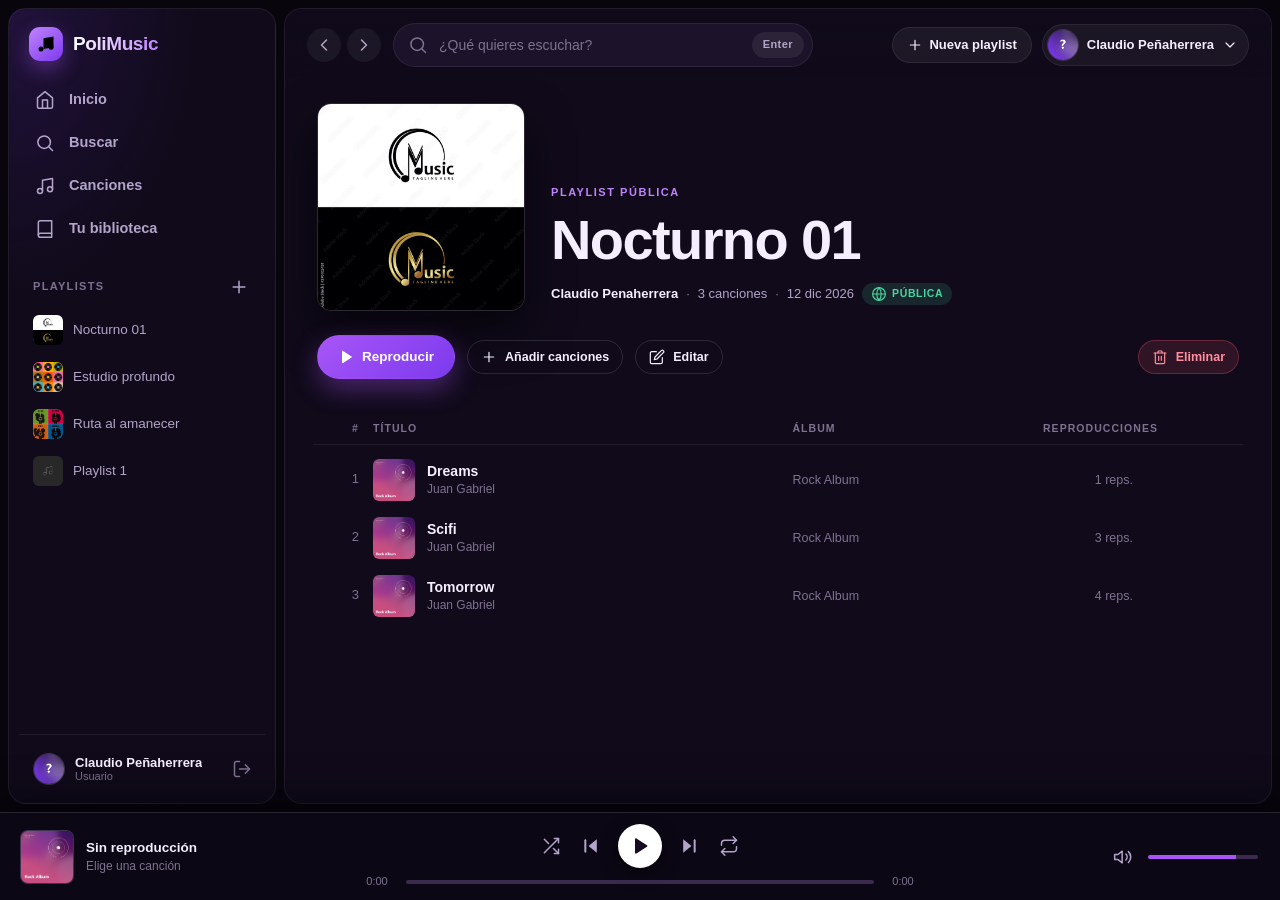
<file: preview/playlist.html>
<!DOCTYPE html>
<html lang="es">
<head>
<meta charset="utf-8">
<meta name="viewport" content="width=device-width, initial-scale=1">
<meta name="theme-color" content="#0b0710">
<title>Nocturno 01 · PoliMusic</title>
<link rel="stylesheet" href="../Assets/Css/app.css">
</head>
<body data-page="playlist">
<svg xmlns="http://www.w3.org/2000/svg" class="svg-sprite" aria-hidden="true" focusable="false">
  <defs>
    <symbol id="i-home" viewBox="0 0 24 24"><path d="M3 9.5 12 2l9 7.5V20a2 2 0 0 1-2 2H5a2 2 0 0 1-2-2z"/><path d="M9 22V12h6v10"/></symbol>
    <symbol id="i-search" viewBox="0 0 24 24"><circle cx="11" cy="11" r="7.5"/><path d="m21 21-4.3-4.3"/></symbol>
    <symbol id="i-library" viewBox="0 0 24 24"><path d="M4 19.5A2.5 2.5 0 0 1 6.5 17H20"/><path d="M6.5 2H20v20H6.5A2.5 2.5 0 0 1 4 19.5v-15A2.5 2.5 0 0 1 6.5 2z"/></symbol>
    <symbol id="i-plus" viewBox="0 0 24 24"><path d="M12 5v14M5 12h14"/></symbol>
    <symbol id="i-play" viewBox="0 0 24 24"><path d="M6 3.8v16.4c0 .9 1 1.4 1.7.9l12.6-8.2a1 1 0 0 0 0-1.7L7.7 2.9C7 2.4 6 2.9 6 3.8z" fill="currentColor" stroke="none"/></symbol>
    <symbol id="i-pause" viewBox="0 0 24 24"><rect x="6" y="4" width="4" height="16" rx="1" fill="currentColor" stroke="none"/><rect x="14" y="4" width="4" height="16" rx="1" fill="currentColor" stroke="none"/></symbol>
    <symbol id="i-prev" viewBox="0 0 24 24"><path d="M19 20 9 12l10-8z" fill="currentColor" stroke="none"/><rect x="4" y="4" width="2.4" height="16" rx="1" fill="currentColor" stroke="none"/></symbol>
    <symbol id="i-next" viewBox="0 0 24 24"><path d="M5 4l10 8-10 8z" fill="currentColor" stroke="none"/><rect x="17.6" y="4" width="2.4" height="16" rx="1" fill="currentColor" stroke="none"/></symbol>
    <symbol id="i-shuffle" viewBox="0 0 24 24"><path d="M16 3h5v5"/><path d="M4 20 21 3"/><path d="M21 16v5h-5"/><path d="m15 15 6 6"/><path d="m4 4 5 5"/></symbol>
    <symbol id="i-repeat" viewBox="0 0 24 24"><path d="m17 1 4 4-4 4"/><path d="M3 11V9a4 4 0 0 1 4-4h14"/><path d="m7 23-4-4 4-4"/><path d="M21 13v2a4 4 0 0 1-4 4H3"/></symbol>
    <symbol id="i-repeat-one" viewBox="0 0 24 24"><path d="m17 1 4 4-4 4"/><path d="M3 11V9a4 4 0 0 1 4-4h14"/><path d="m7 23-4-4 4-4"/><path d="M21 13v2a4 4 0 0 1-4 4H3"/><path d="M11 10.5h1.6v4"/></symbol>
    <symbol id="i-volume" viewBox="0 0 24 24"><path d="M11 5 6 9H2v6h4l5 4z"/><path d="M15.5 8.5a5 5 0 0 1 0 7"/><path d="M18.5 5.5a9 9 0 0 1 0 13"/></symbol>
    <symbol id="i-volume-off" viewBox="0 0 24 24"><path d="M11 5 6 9H2v6h4l5 4z"/><path d="m16 9 5 6M21 9l-5 6"/></symbol>
    <symbol id="i-trash" viewBox="0 0 24 24"><path d="M3 6h18"/><path d="M19 6v14a2 2 0 0 1-2 2H7a2 2 0 0 1-2-2V6"/><path d="M10 11v6M14 11v6"/><path d="M9 6V4a1 1 0 0 1 1-1h4a1 1 0 0 1 1 1v2"/></symbol>
    <symbol id="i-edit" viewBox="0 0 24 24"><path d="M11 4H4a2 2 0 0 0-2 2v14a2 2 0 0 0 2 2h14a2 2 0 0 0 2-2v-7"/><path d="M18.5 2.5a2.12 2.12 0 0 1 3 3L12 15l-4 1 1-4z"/></symbol>
    <symbol id="i-user" viewBox="0 0 24 24"><path d="M20 21v-2a4 4 0 0 0-4-4H8a4 4 0 0 0-4 4v2"/><circle cx="12" cy="7" r="4"/></symbol>
    <symbol id="i-users" viewBox="0 0 24 24"><path d="M17 21v-2a4 4 0 0 0-4-4H5a4 4 0 0 0-4 4v2"/><circle cx="9" cy="7" r="4"/><path d="M23 21v-2a4 4 0 0 0-3-3.87"/><path d="M16 3.13a4 4 0 0 1 0 7.75"/></symbol>
    <symbol id="i-logout" viewBox="0 0 24 24"><path d="M9 21H5a2 2 0 0 1-2-2V5a2 2 0 0 1 2-2h4"/><path d="m16 17 5-5-5-5"/><path d="M21 12H9"/></symbol>
    <symbol id="i-music" viewBox="0 0 24 24"><path d="M9 18V5l12-2v13"/><circle cx="6" cy="18" r="3"/><circle cx="18" cy="16" r="3"/></symbol>
    <symbol id="i-disc" viewBox="0 0 24 24"><circle cx="12" cy="12" r="9.5"/><circle cx="12" cy="12" r="3"/></symbol>
    <symbol id="i-mic" viewBox="0 0 24 24"><path d="M12 2a3 3 0 0 0-3 3v7a3 3 0 0 0 6 0V5a3 3 0 0 0-3-3z"/><path d="M19 11a7 7 0 0 1-14 0"/><path d="M12 18v4M8 22h8"/></symbol>
    <symbol id="i-chevron-left" viewBox="0 0 24 24"><path d="m15 18-6-6 6-6"/></symbol>
    <symbol id="i-chevron-right" viewBox="0 0 24 24"><path d="m9 18 6-6-6-6"/></symbol>
    <symbol id="i-chevron-down" viewBox="0 0 24 24"><path d="m6 9 6 6 6-6"/></symbol>
    <symbol id="i-check" viewBox="0 0 24 24"><path d="m20 6-11 11-5-5"/></symbol>
    <symbol id="i-x" viewBox="0 0 24 24"><path d="M18 6 6 18M6 6l12 12"/></symbol>
    <symbol id="i-upload" viewBox="0 0 24 24"><path d="M21 15v4a2 2 0 0 1-2 2H5a2 2 0 0 1-2-2v-4"/><path d="m17 8-5-5-5 5"/><path d="M12 3v12"/></symbol>
    <symbol id="i-shield" viewBox="0 0 24 24"><path d="M12 22s8-4 8-10V5l-8-3-8 3v7c0 6 8 10 8 10z"/></symbol>
    <symbol id="i-alert" viewBox="0 0 24 24"><circle cx="12" cy="12" r="9.5"/><path d="M12 8v5M12 16.5v.01"/></symbol>
    <symbol id="i-heart" viewBox="0 0 24 24"><path d="M20.8 4.6a5.5 5.5 0 0 0-7.8 0L12 5.7l-1.1-1.1a5.5 5.5 0 0 0-7.8 7.8l1.1 1.1L12 21.2l7.8-7.8 1.1-1.1a5.5 5.5 0 0 0 0-7.7z"/></symbol>
    <symbol id="i-clock" viewBox="0 0 24 24"><circle cx="12" cy="12" r="9.5"/><path d="M12 7v5l3 2"/></symbol>
    <symbol id="i-list" viewBox="0 0 24 24"><path d="M8 6h13M8 12h13M8 18h13M3 6h.01M3 12h.01M3 18h.01"/></symbol>
    <symbol id="i-menu" viewBox="0 0 24 24"><path d="M3 6h18M3 12h18M3 18h18"/></symbol>
    <symbol id="i-more" viewBox="0 0 24 24"><circle cx="5" cy="12" r="1.6" fill="currentColor" stroke="none"/><circle cx="12" cy="12" r="1.6" fill="currentColor" stroke="none"/><circle cx="19" cy="12" r="1.6" fill="currentColor" stroke="none"/></symbol>
    <symbol id="i-lock" viewBox="0 0 24 24"><rect x="4" y="10" width="16" height="11" rx="2"/><path d="M8 10V7a4 4 0 0 1 8 0v3"/></symbol>
    <symbol id="i-globe" viewBox="0 0 24 24"><circle cx="12" cy="12" r="9.5"/><path d="M2.5 12h19"/><path d="M12 2.5a15 15 0 0 1 0 19 15 15 0 0 1 0-19z"/></symbol>
    <symbol id="i-arrow-right" viewBox="0 0 24 24"><path d="M5 12h14"/><path d="m13 6 6 6-6 6"/></symbol>
    <symbol id="i-save" viewBox="0 0 24 24"><path d="M19 21H5a2 2 0 0 1-2-2V5a2 2 0 0 1 2-2h11l5 5v11a2 2 0 0 1-2 2z"/><path d="M17 21v-8H7v8M7 3v5h8"/></symbol>
  </defs>
</svg>

<div class="app" id="app">
  <aside class="sidebar" id="sidebar">
    <a class="brand" href="home.html">
      <span class="brand-mark"><svg width="20" height="20"><use href="#i-music"/></svg></span>
      <span class="brand-name">PoliMusic</span>
    </a>
    <nav class="nav">
      <a class="nav-item" href="home.html"><svg class="ico"><use href="#i-home"/></svg><span>Inicio</span></a>
      <a class="nav-item" href="home.html"><svg class="ico"><use href="#i-search"/></svg><span>Buscar</span></a>
      <a class="nav-item" href="canciones.html"><svg class="ico"><use href="#i-music"/></svg><span>Canciones</span></a>
      <a class="nav-item" href="playlist.html"><svg class="ico"><use href="#i-library"/></svg><span>Tu biblioteca</span></a>
    </nav>
    <div class="side-block">
      <div class="side-head"><span>Playlists</span>
        <a class="side-add" href="playlist.html" title="Crear playlist">
          <svg class="ico"><use href="#i-plus"/></svg></a></div>
      <div class="side-list"><a class="side-pl" href="playlist.html"><img src="../playlistImages/playlist1.png" alt=""><span>Nocturno 01</span></a><a class="side-pl" href="playlist.html"><img src="../playlistImages/playlist2.png" alt=""><span>Estudio profundo</span></a><a class="side-pl" href="playlist.html"><img src="../playlistImages/playlist3.png" alt=""><span>Ruta al amanecer</span></a><a class="side-pl" href="playlist.html"><img src="../playlistImages/default.jpg" alt=""><span>Playlist 1</span></a></div>
    </div>
    
    <div class="side-foot">
      <a class="user-chip" href="home.html">
        <img class="avatar" src="../userImages/default.jpg" alt="">
        <span class="user-chip-txt"><strong>Claudio Peñaherrera</strong><em>Usuario</em></span>
      </a>
      <a class="logout-btn" href="index.html" title="Cerrar sesión">
        <svg class="ico"><use href="#i-logout"/></svg></a>
    </div>
  </aside>
  <div class="scrim" id="scrim"></div>
  <main class="main">
    <header class="topbar">
      <button class="icon-btn only-mobile" id="menuBtn" type="button" aria-label="Menú">
        <svg class="ico"><use href="#i-menu"/></svg></button>
      <div class="history only-desktop">
        <button class="icon-btn" type="button"><svg class="ico"><use href="#i-chevron-left"/></svg></button>
        <button class="icon-btn" type="button"><svg class="ico"><use href="#i-chevron-right"/></svg></button>
      </div>
      <form class="searchbar" onsubmit="return false">
        <svg class="ico"><use href="#i-search"/></svg>
        <input type="search" placeholder="¿Qué quieres escuchar?" aria-label="Buscar">
        <button type="submit" class="searchbar-go">Enter</button>
      </form>
      <div class="topbar-right">
        <a class="pill-btn only-desktop" href="playlist.html">
          <svg class="ico ico-sm"><use href="#i-plus"/></svg> Nueva playlist</a>
        <details class="usermenu">
          <summary>
            <img class="avatar" src="../userImages/default.jpg" alt="">
            <span class="usermenu-name only-desktop">Claudio Peñaherrera</span>
            <svg class="ico ico-sm"><use href="#i-chevron-down"/></svg>
          </summary>
          <div class="usermenu-pop">
            <a href="home.html"><svg class="ico ico-sm"><use href="#i-user"/></svg> Mi perfil</a>
            <a href="playlist.html"><svg class="ico ico-sm"><use href="#i-library"/></svg> Mis playlists</a>
            <a href="admin-users.html"><svg class="ico ico-sm"><use href="#i-shield"/></svg> Panel de administración</a>
            <hr>
            <a class="danger" href="index.html"><svg class="ico ico-sm"><use href="#i-logout"/></svg> Cerrar sesión</a>
          </div>
        </details>
      </div>
    </header>
    <div class="view" id="main-view">
      
      <div class="detail-head">
        <img class="detail-art" src="../playlistImages/playlist1.png" alt="Nocturno 01">
        <div class="detail-info">
          <div class="detail-kind">Playlist pública</div>
          <h1>Nocturno 01</h1>
          <div class="detail-meta">
            <strong>Claudio Penaherrera</strong>
            <span class="dot">·</span><span>3 canciones</span>
            <span class="dot">·</span><span>12 dic 2026</span>
            <span class="badge badge-public"><svg class="ico ico-sm"><use href="#i-globe"/></svg> Pública</span>
          </div>
        </div>
      </div>
      <div class="detail-actions">
        <a class="btn btn-primary" href="playlist.html"><svg class="ico ico-sm"><use href="#i-play"/></svg> Reproducir</a>
        <a class="btn btn-ghost btn-sm" href="playlist.html"><svg class="ico ico-sm"><use href="#i-plus"/></svg> Añadir canciones</a>
        <a class="btn btn-ghost btn-sm" href="playlist.html"><svg class="ico ico-sm"><use href="#i-edit"/></svg> Editar</a>
        <button class="btn btn-danger btn-sm" type="button" style="margin-left:auto">
          <svg class="ico ico-sm"><use href="#i-trash"/></svg> Eliminar</button>
      </div>
      <section class="section">
        <div class="track-head"><span style="text-align:right">#</span><span>Título</span><span class="th-album">Álbum</span>
      <span style="text-align:right" class="th-plays">Reproducciones</span><span></span></div>
        <div class="tracklist"><div class="track" data-song-id="2" data-index="1" data-name="Dreams"
         data-artist="Juan Gabriel" data-cover="../albumImages/album1.png" data-url="../songFiles/bensound-dreams.mp3">
      <div class="t-idx"><span class="idx-num">1</span>
        <button class="idx-play" type="button" data-play aria-label="Reproducir">
          <svg class="ico"><use href="#i-play"/></svg></button></div>
      <div class="t-main"><img class="t-cover" src="../albumImages/album1.png" alt="">
        <div class="t-txt"><span class="t-name">Dreams</span>
          <span class="t-artist"><a href="album.html">Juan Gabriel</a></span></div></div>
      <div class="t-album"><a href="album.html">Rock Album</a></div>
      <div class="t-plays">1 reps.</div>
      <div class="t-actions"><button class="t-act danger" type="button" title="Quitar de la playlist"><svg class="ico ico-sm"><use href="#i-trash"/></svg></button></div>
    </div><div class="track" data-song-id="4" data-index="2" data-name="Scifi"
         data-artist="Juan Gabriel" data-cover="../albumImages/album1.png" data-url="../songFiles/bensound-scifi.mp3">
      <div class="t-idx"><span class="idx-num">2</span>
        <button class="idx-play" type="button" data-play aria-label="Reproducir">
          <svg class="ico"><use href="#i-play"/></svg></button></div>
      <div class="t-main"><img class="t-cover" src="../albumImages/album1.png" alt="">
        <div class="t-txt"><span class="t-name">Scifi</span>
          <span class="t-artist"><a href="album.html">Juan Gabriel</a></span></div></div>
      <div class="t-album"><a href="album.html">Rock Album</a></div>
      <div class="t-plays">3 reps.</div>
      <div class="t-actions"><button class="t-act danger" type="button" title="Quitar de la playlist"><svg class="ico ico-sm"><use href="#i-trash"/></svg></button></div>
    </div><div class="track" data-song-id="5" data-index="3" data-name="Tomorrow"
         data-artist="Juan Gabriel" data-cover="../albumImages/album1.png" data-url="../songFiles/bensound-tomorrow.mp3">
      <div class="t-idx"><span class="idx-num">3</span>
        <button class="idx-play" type="button" data-play aria-label="Reproducir">
          <svg class="ico"><use href="#i-play"/></svg></button></div>
      <div class="t-main"><img class="t-cover" src="../albumImages/album1.png" alt="">
        <div class="t-txt"><span class="t-name">Tomorrow</span>
          <span class="t-artist"><a href="album.html">Juan Gabriel</a></span></div></div>
      <div class="t-album"><a href="album.html">Rock Album</a></div>
      <div class="t-plays">4 reps.</div>
      <div class="t-actions"><button class="t-act danger" type="button" title="Quitar de la playlist"><svg class="ico ico-sm"><use href="#i-trash"/></svg></button></div>
    </div></div>
      </section>
    
      <script type="application/json" id="pm-queue" data-autoplay="0">{"tracks": [{"id": 2, "name": "Dreams", "url": "../songFiles/bensound-dreams.mp3", "cover": "../albumImages/album1.png", "artist": "Juan Gabriel", "album": "Rock Album"}, {"id": 4, "name": "Scifi", "url": "../songFiles/bensound-scifi.mp3", "cover": "../albumImages/album1.png", "artist": "Juan Gabriel", "album": "Rock Album"}, {"id": 5, "name": "Tomorrow", "url": "../songFiles/bensound-tomorrow.mp3", "cover": "../albumImages/album1.png", "artist": "Juan Gabriel", "album": "Rock Album"}]}</script>
    </div>
  </main>
</div>
<div class="player" id="player">
  <div class="player-left">
    <div class="pl-cover-wrap"><img id="plCover" class="pl-cover" src="../albumImages/album1.png" alt=""></div>
    <div class="pl-meta">
      <span class="pl-title" id="plTitle">Sin reproducción</span>
      <span class="pl-artist" id="plArtist">Elige una canción</span>
    </div>
  </div>
  <div class="player-center">
    <div class="pl-controls">
      <button class="pl-btn" id="btnShuffle" type="button" title="Aleatorio"><svg class="ico"><use href="#i-shuffle"/></svg></button>
      <button class="pl-btn" id="btnPrev" type="button" title="Anterior"><svg class="ico"><use href="#i-prev"/></svg></button>
      <button class="pl-play" id="btnPlay" type="button" title="Reproducir">
        <svg class="ico" id="playIcon"><use href="#i-play"/></svg></button>
      <button class="pl-btn" id="btnNext" type="button" title="Siguiente"><svg class="ico"><use href="#i-next"/></svg></button>
      <button class="pl-btn" id="btnRepeat" type="button" title="Repetir">
        <svg class="ico" id="repeatIcon"><use href="#i-repeat"/></svg></button>
    </div>
    <div class="pl-progress">
      <span class="pl-time" id="plCur">0:00</span>
      <input type="range" id="plSeek" class="range" min="0" max="100" step="0.1" value="0">
      <span class="pl-time" id="plDur">0:00</span>
    </div>
  </div>
  <div class="player-right">
    <button class="pl-btn" id="btnMute" type="button" title="Silenciar">
      <svg class="ico" id="volIcon"><use href="#i-volume"/></svg></button>
    <input type="range" id="plVol" class="range range-vol" min="0" max="1" step="0.01" value="0.8">
  </div>
</div>
<audio id="pmAudio" preload="metadata"></audio>
<div class="toasts" id="toasts"></div>
<script>window.PM_BASE = "";</script>
<script src="../Assets/Js/player.js"></script>
<script src="preview.js"></script>
</body>
</html>
</file>
<file: Assets/Css/app.css>
/* ==========================================================================
   PoliMusic — Tema morado (clon de Spotify / Apple Music)
   ========================================================================== */

/* ---------- Tokens ---------- */
:root {
  --bg: #08050d;
  --bg-2: #0d0815;
  --panel: #100a1a;
  --panel-2: #170f24;
  --surface: #1c1229;
  --surface-2: #251735;
  --surface-3: #2f1e42;

  --line: rgba(255, 255, 255, .07);
  --line-2: rgba(255, 255, 255, .12);

  --txt: #f4eeff;
  --txt-2: #b3a5c9;
  --txt-3: #7f7291;

  --accent: #a855f7;
  --accent-2: #7c3aed;
  --accent-3: #c084fc;
  --accent-ink: #150a22;
  --accent-soft: rgba(168, 85, 247, .14);
  --accent-glow: rgba(168, 85, 247, .38);
  --danger: #f0546a;
  --ok: #46d6a0;

  --r-sm: 8px;
  --r-md: 12px;
  --r-lg: 18px;
  --r-xl: 26px;

  --player-h: 88px;
  --shadow: 0 18px 40px rgba(0, 0, 0, .45);
  --ease: cubic-bezier(.22, .61, .36, 1);
}

* { box-sizing: border-box; }

html, body { height: 100%; }

body {
  margin: 0;
  background: var(--bg);
  color: var(--txt);
  font-family: "Segoe UI Variable Display", "Segoe UI", Inter, Roboto, "Helvetica Neue", Arial, sans-serif;
  font-size: 14px;
  line-height: 1.45;
  -webkit-font-smoothing: antialiased;
  overflow: hidden;
}

a { color: inherit; text-decoration: none; }
img { display: block; max-width: 100%; }
button { font: inherit; color: inherit; }
input, select, textarea { font: inherit; }

.svg-sprite { position: absolute; width: 0; height: 0; overflow: hidden; }

.ico {
  width: 20px; height: 20px; flex: 0 0 auto;
  fill: none; stroke: currentColor; stroke-width: 1.8;
  stroke-linecap: round; stroke-linejoin: round;
}
.ico-sm { width: 16px; height: 16px; }
.ico-lg { width: 26px; height: 26px; }

::selection { background: var(--accent); color: #fff; }

/* Scrollbars */
* { scrollbar-width: thin; scrollbar-color: #3a2a4d transparent; }
::-webkit-scrollbar { width: 10px; height: 10px; }
::-webkit-scrollbar-track { background: transparent; }
::-webkit-scrollbar-thumb { background: #33244a; border-radius: 20px; border: 3px solid transparent; background-clip: content-box; }
::-webkit-scrollbar-thumb:hover { background: #4b3668; background-clip: content-box; }

/* ==========================================================================
   Estructura
   ========================================================================== */
.app {
  display: grid;
  grid-template-columns: 268px minmax(0, 1fr);
  gap: 8px;
  padding: 8px;
  height: calc(100vh - var(--player-h));
  height: calc(100dvh - var(--player-h));
}

.sidebar,
.main {
  background: var(--panel);
  border-radius: var(--r-lg);
  border: 1px solid var(--line);
  overflow: hidden;
  position: relative;
}

.sidebar {
  display: flex;
  flex-direction: column;
  padding: 14px 10px 10px;
  background:
    radial-gradient(120% 60% at 0% 0%, rgba(124, 58, 237, .16), transparent 60%),
    var(--panel);
}

.main { display: flex; flex-direction: column; min-width: 0; }

.view {
  flex: 1 1 auto;
  overflow-y: auto;
  overflow-x: hidden;
  padding: 8px 28px 40px;
  scroll-behavior: smooth;
}

/* ==========================================================================
   Barra lateral
   ========================================================================== */
.brand {
  display: flex; align-items: center; gap: 10px;
  padding: 4px 10px 18px;
}
.brand-mark {
  width: 34px; height: 34px; border-radius: 11px;
  display: grid; place-items: center;
  background: linear-gradient(140deg, var(--accent-3), var(--accent-2));
  color: #fff;
  box-shadow: 0 8px 20px var(--accent-glow);
}
.brand-name {
  font-size: 19px; font-weight: 700; letter-spacing: -.4px;
  background: linear-gradient(90deg, #fff, var(--accent-3));
  -webkit-background-clip: text; background-clip: text; color: transparent;
}

.nav { display: flex; flex-direction: column; gap: 2px; padding: 0 4px 8px; }
.nav-item {
  display: flex; align-items: center; gap: 14px;
  padding: 10px 12px; border-radius: var(--r-md);
  color: var(--txt-2); font-weight: 600; font-size: 14.5px;
  transition: background .18s var(--ease), color .18s var(--ease);
}
.nav-item:hover { color: var(--txt); background: rgba(255, 255, 255, .04); }
.nav-item.is-active {
  color: var(--txt);
  background: linear-gradient(90deg, var(--accent-soft), rgba(168, 85, 247, .02));
}
.nav-item.is-active .ico { color: var(--accent-3); }

.side-block { padding: 12px 4px 0; border-top: 1px solid var(--line); margin-top: 6px; min-height: 0; }
.side-block:first-of-type { border-top: 0; }
.side-block.side-admin { border-top: 1px solid var(--line); }

.side-head {
  display: flex; align-items: center; justify-content: space-between;
  padding: 0 10px 8px;
  font-size: 11px; letter-spacing: .12em; text-transform: uppercase;
  color: var(--txt-3); font-weight: 700;
}
.side-head span { display: flex; align-items: center; gap: 6px; }
.side-add {
  width: 24px; height: 24px; border-radius: 50%;
  display: grid; place-items: center; color: var(--txt-2);
  transition: background .18s, color .18s;
}
.side-add:hover { background: rgba(255, 255, 255, .08); color: #fff; }

.side-list { display: flex; flex-direction: column; gap: 1px; overflow-y: auto; max-height: 30vh; }
.side-link, .side-pl {
  display: flex; align-items: center; gap: 10px;
  padding: 8px 10px; border-radius: 10px;
  color: var(--txt-2); font-size: 13.5px;
  transition: background .16s, color .16s;
}
.side-link:hover, .side-pl:hover { background: rgba(255, 255, 255, .05); color: var(--txt); }
.side-link.is-active, .side-pl.is-active { background: var(--accent-soft); color: #fff; }
.side-link span, .side-pl span { overflow: hidden; text-overflow: ellipsis; white-space: nowrap; }
.side-pl img { width: 30px; height: 30px; border-radius: 6px; object-fit: cover; flex: 0 0 auto; }
.side-empty { color: var(--txt-3); font-size: 12.5px; padding: 4px 10px 10px; line-height: 1.5; }
.side-empty a { color: var(--accent-3); }

.side-foot {
  margin-top: auto;
  display: flex; align-items: center; gap: 6px;
  padding: 12px 6px 2px;
  border-top: 1px solid var(--line);
}
.user-chip {
  display: flex; align-items: center; gap: 10px;
  padding: 6px 8px; border-radius: 12px; flex: 1 1 auto; min-width: 0;
  transition: background .16s;
}
.user-chip:hover { background: rgba(255, 255, 255, .05); }
.avatar {
  width: 32px; height: 32px; border-radius: 50%; object-fit: cover;
  background: var(--surface-2); flex: 0 0 auto;
  border: 1px solid var(--line-2);
}
.user-chip-txt { display: flex; flex-direction: column; min-width: 0; line-height: 1.2; }
.user-chip-txt strong { font-size: 13px; font-weight: 600; overflow: hidden; text-overflow: ellipsis; white-space: nowrap; }
.user-chip-txt em { font-style: normal; font-size: 11px; color: var(--txt-3); }
.logout-btn {
  width: 34px; height: 34px; border-radius: 10px; display: grid; place-items: center;
  color: var(--txt-3); transition: .16s;
}
.logout-btn:hover { color: var(--danger); background: rgba(240, 84, 106, .12); }

/* ==========================================================================
   Barra superior
   ========================================================================== */
.topbar {
  display: flex; align-items: center; gap: 12px;
  padding: 14px 22px 10px;
  background: linear-gradient(180deg, rgba(16, 10, 26, .96), rgba(16, 10, 26, .78));
  backdrop-filter: blur(12px);
  position: sticky; top: 0; z-index: 20;
}

.icon-btn {
  width: 34px; height: 34px; border-radius: 50%;
  display: grid; place-items: center;
  background: rgba(255, 255, 255, .05); border: 0; cursor: pointer;
  color: var(--txt-2); transition: .16s;
}
.icon-btn:hover { background: rgba(255, 255, 255, .1); color: #fff; }

.history { display: flex; gap: 6px; }

.searchbar {
  flex: 1 1 auto; max-width: 420px;
  display: flex; align-items: center; gap: 9px;
  background: var(--surface); border: 1px solid var(--line);
  border-radius: 999px; padding: 8px 8px 8px 14px;
  color: var(--txt-3);
  transition: border-color .18s, box-shadow .18s, background .18s;
}
.searchbar:focus-within {
  border-color: rgba(168, 85, 247, .55);
  box-shadow: 0 0 0 4px rgba(168, 85, 247, .12);
  background: var(--surface-2);
}
.searchbar input {
  flex: 1 1 auto; background: none; border: 0; outline: none;
  color: var(--txt); font-size: 14px; min-width: 0;
}
.searchbar input::placeholder { color: var(--txt-3); }
.searchbar input::-webkit-search-cancel-button { filter: invert(.6); }
.searchbar-go {
  border: 0; cursor: pointer; border-radius: 999px;
  background: rgba(255, 255, 255, .07); color: var(--txt-2);
  font-size: 11px; font-weight: 700; letter-spacing: .04em;
  padding: 5px 11px; transition: .16s;
}
.searchbar-go:hover { background: var(--accent); color: #fff; }

.topbar-right { margin-left: auto; display: flex; align-items: center; gap: 10px; }

.pill-btn {
  display: inline-flex; align-items: center; gap: 6px;
  padding: 8px 14px; border-radius: 999px;
  background: rgba(255, 255, 255, .06); border: 1px solid var(--line);
  color: var(--txt); font-size: 13px; font-weight: 600;
  transition: .16s;
}
.pill-btn:hover { background: rgba(255, 255, 255, .12); border-color: var(--line-2); }

.usermenu { position: relative; }
.usermenu summary {
  display: flex; align-items: center; gap: 8px; cursor: pointer;
  padding: 4px 10px 4px 4px; border-radius: 999px;
  background: rgba(255, 255, 255, .05); border: 1px solid var(--line);
  list-style: none; transition: .16s;
}
.usermenu summary::-webkit-details-marker { display: none; }
.usermenu summary:hover { background: rgba(255, 255, 255, .1); }
.usermenu-name { font-size: 13px; font-weight: 600; max-width: 140px; overflow: hidden; text-overflow: ellipsis; white-space: nowrap; }
.usermenu-pop {
  position: absolute; right: 0; top: calc(100% + 8px); z-index: 60;
  min-width: 220px; padding: 6px;
  background: var(--panel-2); border: 1px solid var(--line-2);
  border-radius: 14px; box-shadow: var(--shadow);
  display: flex; flex-direction: column;
}
.usermenu-pop a {
  display: flex; align-items: center; gap: 10px;
  padding: 9px 11px; border-radius: 9px; font-size: 13.5px; color: var(--txt-2);
}
.usermenu-pop a:hover { background: rgba(255, 255, 255, .07); color: #fff; }
.usermenu-pop hr { border: 0; border-top: 1px solid var(--line); margin: 5px 4px; }
.usermenu-pop .danger { color: var(--danger); }

/* ==========================================================================
   Tipografía de secciones
   ========================================================================== */
.section { margin: 26px 0 8px; }
.section-head {
  display: flex; align-items: flex-end; justify-content: space-between;
  gap: 16px; margin-bottom: 14px;
}
.section-head h2 {
  margin: 0; font-size: 21px; font-weight: 700; letter-spacing: -.35px;
}
.section-head p { margin: 3px 0 0; color: var(--txt-3); font-size: 13px; }
.section-link {
  font-size: 12px; font-weight: 700; letter-spacing: .06em;
  text-transform: uppercase; color: var(--txt-2); white-space: nowrap;
}
.section-link:hover { color: var(--accent-3); text-decoration: underline; }

/* ==========================================================================
   Hero / encabezados
   ========================================================================== */
.hero {
  position: relative; overflow: hidden;
  border-radius: var(--r-xl);
  padding: 30px 32px;
  margin: 4px 0 6px;
  display: flex; align-items: center; gap: 26px;
  background:
    radial-gradient(120% 160% at 12% 0%, rgba(168, 85, 247, .55), transparent 55%),
    radial-gradient(90% 140% at 90% 10%, rgba(88, 28, 135, .85), transparent 60%),
    linear-gradient(135deg, #2a1145, #150a22 70%);
  border: 1px solid rgba(168, 85, 247, .22);
  box-shadow: inset 0 1px 0 rgba(255, 255, 255, .06);
}
.hero::after {
  content: ""; position: absolute; inset: 0;
  background: url("data:image/svg+xml,%3Csvg xmlns='http://www.w3.org/2000/svg' width='120' height='120'%3E%3Cfilter id='n'%3E%3CfeTurbulence type='fractalNoise' baseFrequency='.9' numOctaves='3'/%3E%3C/filter%3E%3Crect width='120' height='120' filter='url(%23n)' opacity='.045'/%3E%3C/svg%3E");
  pointer-events: none; mix-blend-mode: overlay;
}
.hero-txt { position: relative; z-index: 1; min-width: 0; }
.hero-kicker {
  font-size: 11px; font-weight: 800; letter-spacing: .16em;
  text-transform: uppercase; color: var(--accent-3); margin-bottom: 8px;
}
.hero h1 {
  margin: 0 0 10px; font-size: clamp(24px, 3.4vw, 40px);
  line-height: 1.06; letter-spacing: -1.2px; font-weight: 800;
}
.hero p { margin: 0 0 20px; color: #cdbde3; max-width: 56ch; font-size: 14.5px; }
.hero-actions { display: flex; align-items: center; gap: 12px; flex-wrap: wrap; }
.hero-art {
  position: relative; z-index: 1; margin-left: auto;
  width: 190px; height: 190px; flex: 0 0 auto;
  border-radius: 20px; object-fit: cover;
  box-shadow: 0 24px 50px rgba(0, 0, 0, .55), 0 0 0 1px rgba(255, 255, 255, .08);
  transform: rotate(2deg);
}

.btn {
  display: inline-flex; align-items: center; justify-content: center; gap: 8px;
  padding: 11px 20px; border-radius: 999px; border: 1px solid transparent;
  background: rgba(255, 255, 255, .08); color: var(--txt);
  font-size: 13.5px; font-weight: 700; cursor: pointer;
  transition: transform .16s var(--ease), background .16s, box-shadow .16s;
  white-space: nowrap;
}
.btn:hover { background: rgba(255, 255, 255, .14); transform: translateY(-1px); }
.btn:active { transform: translateY(0) scale(.99); }
.btn-primary {
  background: linear-gradient(135deg, var(--accent), var(--accent-2));
  color: #fff; box-shadow: 0 10px 26px var(--accent-glow);
}
.btn-primary:hover { background: linear-gradient(135deg, #b76bff, #8b47f5); box-shadow: 0 14px 32px var(--accent-glow); }
.btn-ghost { background: transparent; border-color: var(--line-2); }
.btn-ghost:hover { background: rgba(255, 255, 255, .06); }
.btn-danger { background: rgba(240, 84, 106, .14); color: #ff8fa0; border-color: rgba(240, 84, 106, .3); }
.btn-danger:hover { background: rgba(240, 84, 106, .24); }
.btn-sm { padding: 7px 13px; font-size: 12.5px; }
.btn-block { width: 100%; }
.btn[disabled] { opacity: .5; pointer-events: none; }

/* Encabezado de detalle (album / artista / playlist) */
.detail-head {
  display: flex; align-items: flex-end; gap: 26px;
  padding: 18px 4px 24px;
}
.detail-art {
  width: 208px; height: 208px; flex: 0 0 auto;
  border-radius: 14px; object-fit: cover;
  box-shadow: 0 22px 45px rgba(0, 0, 0, .55);
  border: 1px solid var(--line-2);
}
.detail-art.round { border-radius: 50%; }
.detail-info { min-width: 0; padding-bottom: 6px; }
.detail-kind {
  font-size: 11px; font-weight: 800; letter-spacing: .14em;
  text-transform: uppercase; color: var(--accent-3); margin-bottom: 10px;
}
.detail-info h1 {
  margin: 0 0 14px; font-size: clamp(28px, 4.4vw, 56px);
  line-height: 1.03; letter-spacing: -1.6px; font-weight: 800;
  word-break: break-word;
}
.detail-meta {
  display: flex; align-items: center; gap: 8px; flex-wrap: wrap;
  color: var(--txt-2); font-size: 13px;
}
.detail-meta .dot { color: var(--txt-3); }
.detail-meta strong { color: var(--txt); }
.detail-desc { color: var(--txt-3); font-size: 13.5px; margin: 12px 0 0; max-width: 70ch; }

.detail-actions {
  display: flex; align-items: center; gap: 12px; flex-wrap: wrap;
  padding: 0 4px 8px;
}

.badge {
  display: inline-flex; align-items: center; gap: 5px;
  padding: 3px 9px; border-radius: 999px;
  font-size: 10.5px; font-weight: 800; letter-spacing: .06em; text-transform: uppercase;
  background: rgba(255, 255, 255, .08); color: var(--txt-2);
}
.badge-admin { background: rgba(168, 85, 247, .18); color: var(--accent-3); }
.badge-user { background: rgba(70, 214, 160, .14); color: var(--ok); }
.badge-private { background: rgba(240, 84, 106, .14); color: #ff9aab; }
.badge-public { background: rgba(70, 214, 160, .14); color: var(--ok); }

/* ==========================================================================
   Rejillas y tarjetas
   ========================================================================== */
.grid {
  display: grid; gap: 18px;
  grid-template-columns: repeat(auto-fill, minmax(168px, 1fr));
}
.grid-tight { grid-template-columns: repeat(auto-fill, minmax(150px, 1fr)); gap: 14px; }

.card {
  position: relative;
  background: var(--panel-2);
  border: 1px solid var(--line);
  border-radius: var(--r-md);
  padding: 12px;
  transition: background .2s var(--ease), transform .2s var(--ease), border-color .2s;
  display: flex; flex-direction: column; min-width: 0;
}
.card:hover { background: var(--surface); transform: translateY(-4px); border-color: var(--line-2); }
.card-art { position: relative; margin-bottom: 12px; }
.card-art img {
  width: 100%; aspect-ratio: 1 / 1; object-fit: cover;
  border-radius: var(--r-sm);
  box-shadow: 0 10px 22px rgba(0, 0, 0, .45);
}
.card-art.round img { border-radius: 50%; }
.card-title {
  font-size: 14px; font-weight: 700; margin: 0 0 4px;
  overflow: hidden; text-overflow: ellipsis; white-space: nowrap;
}
.card-sub {
  font-size: 12.5px; color: var(--txt-3); margin: 0;
  overflow: hidden; text-overflow: ellipsis; white-space: nowrap;
}
.card-sub a:hover { color: var(--accent-3); text-decoration: underline; }

.card-play {
  position: absolute; right: 10px; bottom: 10px;
  width: 46px; height: 46px; border-radius: 50%; border: 0; cursor: pointer;
  display: grid; place-items: center;
  background: linear-gradient(135deg, var(--accent-3), var(--accent-2));
  color: #fff;
  box-shadow: 0 10px 22px rgba(124, 58, 237, .55);
  opacity: 0; transform: translateY(8px) scale(.92);
  transition: opacity .2s var(--ease), transform .2s var(--ease);
}
.card:hover .card-play, .card:focus-within .card-play { opacity: 1; transform: translateY(0) scale(1); }
.card-play:hover { transform: scale(1.07); }

.card-row { display: flex; align-items: center; gap: 14px; padding: 10px; }
.card-row img { width: 62px; height: 62px; border-radius: 8px; object-fit: cover; }

/* ==========================================================================
   Lista de canciones
   ========================================================================== */
.tracklist { margin-top: 6px; }
.track-head, .track {
  display: grid;
  grid-template-columns: 34px minmax(0, 2.4fr) minmax(0, 1.4fr) 90px 84px;
  gap: 14px; align-items: center;
  padding: 8px 12px;
  border-radius: var(--r-sm);
}
.track-head {
  font-size: 10.5px; letter-spacing: .1em; text-transform: uppercase;
  color: var(--txt-3); font-weight: 700;
  border-bottom: 1px solid var(--line); border-radius: 0;
  padding-bottom: 8px; margin-bottom: 6px;
}
.track { color: var(--txt-2); transition: background .14s; }
.track:hover { background: rgba(255, 255, 255, .05); }
.track.is-playing { background: var(--accent-soft); }
.track.is-playing .t-name { color: var(--accent-3); }

.t-idx { text-align: right; font-variant-numeric: tabular-nums; color: var(--txt-3); font-size: 13px; position: relative; }
.t-idx .idx-num { display: block; }
.t-idx .idx-play {
  position: absolute; inset: 0; display: none; place-items: center;
  background: none; border: 0; cursor: pointer; color: var(--txt);
}
.track:hover .idx-num { display: none; }
.track:hover .idx-play { display: grid; }
.track.is-playing .idx-num { color: var(--accent-3); }

.t-main { display: flex; align-items: center; gap: 12px; min-width: 0; }
.t-cover { width: 42px; height: 42px; border-radius: 6px; object-fit: cover; flex: 0 0 auto; }
.t-txt { min-width: 0; display: flex; flex-direction: column; }
.t-name { font-size: 14px; font-weight: 600; color: var(--txt); overflow: hidden; text-overflow: ellipsis; white-space: nowrap; }
.t-artist { font-size: 12px; color: var(--txt-3); overflow: hidden; text-overflow: ellipsis; white-space: nowrap; }
.t-artist a:hover { color: var(--accent-3); text-decoration: underline; }
.t-album { font-size: 12.5px; color: var(--txt-3); overflow: hidden; text-overflow: ellipsis; white-space: nowrap; }
.t-plays { font-size: 12.5px; color: var(--txt-3); text-align: right; font-variant-numeric: tabular-nums; }
.t-dur { font-size: 12.5px; color: var(--txt-3); text-align: right; font-variant-numeric: tabular-nums; }
.t-actions { display: flex; align-items: center; justify-content: flex-end; gap: 4px; opacity: 0; transition: opacity .16s; }
.track:hover .t-actions, .track.is-playing .t-actions { opacity: 1; }
.t-act {
  width: 30px; height: 30px; border-radius: 50%; border: 0; cursor: pointer;
  display: grid; place-items: center; background: transparent; color: var(--txt-3);
  transition: .16s;
}
.t-act:hover { background: rgba(255, 255, 255, .1); color: #fff; }
.t-act.danger:hover { color: var(--danger); background: rgba(240, 84, 106, .14); }

.empty {
  padding: 46px 24px; text-align: center; color: var(--txt-3);
  border: 1px dashed var(--line-2); border-radius: var(--r-lg);
  background: rgba(255, 255, 255, .015);
}
.empty .ico { width: 34px; height: 34px; margin: 0 auto 12px; color: var(--surface-3); }
.empty h3 { color: var(--txt); margin: 0 0 6px; font-size: 16px; }
.empty p { margin: 0 0 16px; font-size: 13.5px; }

/* ==========================================================================
   Filtros / chips
   ========================================================================== */
.chips { display: flex; gap: 8px; flex-wrap: wrap; margin: 18px 0 8px; }
.chip {
  padding: 7px 15px; border-radius: 999px; font-size: 13px; font-weight: 600;
  background: rgba(255, 255, 255, .06); color: var(--txt-2); border: 1px solid transparent;
  transition: .16s;
}
.chip:hover { background: rgba(255, 255, 255, .12); color: #fff; }
.chip.is-active { background: #fff; color: #150a22; border-color: #fff; }

/* ==========================================================================
   Formularios
   ========================================================================== */
.panel {
  background: var(--panel-2); border: 1px solid var(--line);
  border-radius: var(--r-lg); padding: 22px 24px;
}
.panel-head { display: flex; align-items: center; justify-content: space-between; gap: 14px; margin-bottom: 18px; }
.panel-head h2 { margin: 0; font-size: 18px; letter-spacing: -.3px; }
.panel-head p { margin: 4px 0 0; color: var(--txt-3); font-size: 13px; }

.form-grid { display: grid; grid-template-columns: repeat(auto-fit, minmax(220px, 1fr)); gap: 16px; }
.field { display: flex; flex-direction: column; gap: 7px; min-width: 0; }
.field.span-2 { grid-column: 1 / -1; }
.field label { font-size: 12px; font-weight: 700; letter-spacing: .04em; text-transform: uppercase; color: var(--txt-3); }
.field .hint { font-size: 11.5px; color: var(--txt-3); }

.input, .select, .textarea {
  width: 100%; padding: 11px 13px;
  background: var(--bg-2); border: 1px solid var(--line-2);
  border-radius: 10px; color: var(--txt); outline: none;
  transition: border-color .16s, box-shadow .16s, background .16s;
}
.input:focus, .select:focus, .textarea:focus {
  border-color: rgba(168, 85, 247, .6);
  box-shadow: 0 0 0 4px rgba(168, 85, 247, .12);
  background: #120b1c;
}
.input::placeholder, .textarea::placeholder { color: var(--txt-3); }
.select { appearance: none; background-image: url("data:image/svg+xml,%3Csvg xmlns='http://www.w3.org/2000/svg' width='14' height='14' viewBox='0 0 24 24' fill='none' stroke='%237f7291' stroke-width='2'%3E%3Cpath d='m6 9 6 6 6-6'/%3E%3C/svg%3E"); background-repeat: no-repeat; background-position: right 12px center; padding-right: 34px; }
.select option { background: var(--panel-2); color: var(--txt); }
.textarea { resize: vertical; min-height: 90px; }

.file-drop {
  display: flex; align-items: center; gap: 12px;
  padding: 12px; border: 1px dashed var(--line-2); border-radius: 10px;
  background: var(--bg-2); color: var(--txt-3); cursor: pointer;
  transition: .16s; font-size: 13px;
}
.file-drop:hover { border-color: rgba(168, 85, 247, .5); color: var(--txt-2); }
.file-drop input[type="file"] { display: none; }
.file-drop .file-name { color: var(--txt-2); overflow: hidden; text-overflow: ellipsis; white-space: nowrap; }

.form-actions { display: flex; gap: 10px; margin-top: 22px; flex-wrap: wrap; }
form.inline { display: inline; }

.check-list {
  display: grid; grid-template-columns: repeat(auto-fill, minmax(230px, 1fr));
  gap: 6px; max-height: 320px; overflow-y: auto;
  padding: 10px; background: var(--bg-2); border: 1px solid var(--line-2); border-radius: 10px;
}
.check-item {
  display: flex; align-items: center; gap: 10px; padding: 8px 10px;
  border-radius: 8px; cursor: pointer; font-size: 13px; color: var(--txt-2);
  transition: background .14s;
}
.check-item:hover { background: rgba(255, 255, 255, .05); color: var(--txt); }
.check-item input { accent-color: var(--accent); width: 15px; height: 15px; }
.check-item img { width: 30px; height: 30px; border-radius: 5px; object-fit: cover; }
.check-item span { overflow: hidden; text-overflow: ellipsis; white-space: nowrap; }

/* ==========================================================================
   Tablas de administración
   ========================================================================== */
.table-wrap { overflow-x: auto; border-radius: var(--r-md); border: 1px solid var(--line); }
table.data { width: 100%; border-collapse: collapse; font-size: 13px; min-width: 720px; }
table.data thead th {
  text-align: left; padding: 11px 14px;
  font-size: 10.5px; letter-spacing: .1em; text-transform: uppercase;
  color: var(--txt-3); background: rgba(255, 255, 255, .03);
  border-bottom: 1px solid var(--line); font-weight: 700; white-space: nowrap;
}
table.data tbody td { padding: 10px 14px; border-bottom: 1px solid var(--line); color: var(--txt-2); vertical-align: middle; }
table.data tbody tr:last-child td { border-bottom: 0; }
table.data tbody tr:hover { background: rgba(255, 255, 255, .03); }
table.data .cell-main { display: flex; align-items: center; gap: 10px; }
table.data .cell-main img { width: 38px; height: 38px; border-radius: 6px; object-fit: cover; }
table.data .cell-main strong { color: var(--txt); font-weight: 600; display: block; }
table.data .cell-main small { color: var(--txt-3); }
table.data .actions { display: flex; gap: 4px; justify-content: flex-end; }
table.data .num { font-variant-numeric: tabular-nums; }

/* Boton de reproduccion compacto (tabla Song List) */
.play-mini {
  width: 36px; height: 36px; border-radius: 50%; border: 0; cursor: pointer;
  display: inline-grid; place-items: center;
  background: linear-gradient(135deg, var(--accent-3), var(--accent-2));
  color: #fff; box-shadow: 0 6px 16px rgba(124, 58, 237, .45);
  transition: transform .16s var(--ease), box-shadow .16s;
}
.play-mini:hover { transform: scale(1.08); box-shadow: 0 8px 22px var(--accent-glow); }
.play-mini .ico { width: 16px; height: 16px; }
table.data tr.is-playing { background: var(--accent-soft); }
table.data tr.is-playing .cell-main strong { color: var(--accent-3); }
table.data .num { font-variant-numeric: tabular-nums; }

.stats { display: grid; grid-template-columns: repeat(auto-fit, minmax(150px, 1fr)); gap: 12px; margin-bottom: 20px; }
.stat {
  background: linear-gradient(150deg, var(--surface), var(--panel-2));
  border: 1px solid var(--line); border-radius: var(--r-md); padding: 16px 18px;
}
.stat span { font-size: 11px; letter-spacing: .1em; text-transform: uppercase; color: var(--txt-3); font-weight: 700; }
.stat strong { display: block; font-size: 26px; font-weight: 800; letter-spacing: -1px; margin-top: 6px; }
.stat.accent strong { color: var(--accent-3); }

/* ==========================================================================
   Reproductor
   ========================================================================== */
.player {
  position: fixed; left: 0; right: 0; bottom: 0; z-index: 100;
  height: var(--player-h);
  display: grid; grid-template-columns: minmax(0, 1fr) minmax(0, 2fr) minmax(0, 1fr);
  align-items: center; gap: 18px;
  padding: 0 20px;
  background: rgba(13, 8, 21, .92);
  backdrop-filter: blur(22px) saturate(1.2);
  border-top: 1px solid var(--line-2);
  box-shadow: 0 -10px 40px rgba(0, 0, 0, .5);
}
.player-left { display: flex; align-items: center; gap: 12px; min-width: 0; }
.pl-cover-wrap { position: relative; width: 54px; height: 54px; flex: 0 0 auto; }
.pl-cover {
  width: 54px; height: 54px; border-radius: 8px; object-fit: cover;
  background: var(--surface-2); border: 1px solid var(--line-2);
}
.pl-meta { display: flex; flex-direction: column; min-width: 0; }
.pl-title { font-size: 13.5px; font-weight: 700; overflow: hidden; text-overflow: ellipsis; white-space: nowrap; }
.pl-artist { font-size: 12px; color: var(--txt-3); overflow: hidden; text-overflow: ellipsis; white-space: nowrap; }

.player-center { display: flex; flex-direction: column; align-items: center; gap: 6px; min-width: 0; }
.pl-controls { display: flex; align-items: center; gap: 6px; }
.pl-btn {
  width: 34px; height: 34px; border-radius: 50%; border: 0; background: transparent;
  color: var(--txt-2); cursor: pointer; display: grid; place-items: center;
  transition: .16s;
}
.pl-btn:hover { color: #fff; background: rgba(255, 255, 255, .08); }
.pl-btn.is-on { color: var(--accent-3); }
.pl-play {
  width: 44px; height: 44px; border-radius: 50%; border: 0; cursor: pointer;
  display: grid; place-items: center; margin: 0 4px;
  background: #fff; color: #150a22;
  box-shadow: 0 6px 18px rgba(0, 0, 0, .4);
  transition: transform .16s var(--ease), background .16s;
}
.pl-play:hover { transform: scale(1.07); background: var(--accent-3); color: #fff; }
.pl-play .ico { width: 20px; height: 20px; }

.pl-progress { display: flex; align-items: center; gap: 10px; width: 100%; max-width: 560px; }
.pl-time { font-size: 11px; color: var(--txt-3); font-variant-numeric: tabular-nums; min-width: 34px; text-align: center; }

.range {
  -webkit-appearance: none; appearance: none;
  flex: 1 1 auto; height: 4px; border-radius: 999px; cursor: pointer;
  background: linear-gradient(to right, var(--accent) 0%, var(--accent) var(--p, 0%), #3a2a4d var(--p, 0%), #3a2a4d 100%);
  outline: none;
}
.range::-webkit-slider-thumb {
  -webkit-appearance: none; width: 12px; height: 12px; border-radius: 50%;
  background: #fff; box-shadow: 0 0 0 1px rgba(0, 0, 0, .3); opacity: 0; transition: opacity .16s;
}
.range:hover::-webkit-slider-thumb { opacity: 1; }
.range::-moz-range-thumb { width: 12px; height: 12px; border: 0; border-radius: 50%; background: #fff; }
.range-vol { max-width: 110px; }

.player-right { display: flex; align-items: center; justify-content: flex-end; gap: 6px; }

/* Ecualizador animado */
.eq { display: inline-flex; align-items: flex-end; gap: 2px; height: 13px; }
.eq i { width: 2.5px; background: var(--accent-3); border-radius: 1px; animation: eqb .9s ease-in-out infinite; }
.eq i:nth-child(2) { animation-delay: .15s; }
.eq i:nth-child(3) { animation-delay: .3s; }
.eq i:nth-child(4) { animation-delay: .45s; }
@keyframes eqb { 0%, 100% { height: 3px; } 50% { height: 13px; } }

/* ==========================================================================
   Mensajes
   ========================================================================== */
.flash {
  display: flex; align-items: center; gap: 10px;
  padding: 12px 16px; border-radius: var(--r-md); margin: 12px 0 4px;
  font-size: 13.5px; font-weight: 500;
  border: 1px solid transparent;
  animation: slideIn .35s var(--ease);
}
.flash-ok { background: rgba(70, 214, 160, .1); border-color: rgba(70, 214, 160, .3); color: #8df0c4; }
.flash-error { background: rgba(240, 84, 106, .1); border-color: rgba(240, 84, 106, .32); color: #ff9aab; }
@keyframes slideIn { from { opacity: 0; transform: translateY(-6px); } to { opacity: 1; transform: none; } }

.toasts { position: fixed; right: 22px; bottom: calc(var(--player-h) + 16px); z-index: 200; display: flex; flex-direction: column; gap: 8px; }
.toast {
  padding: 11px 16px; border-radius: 10px; font-size: 13px;
  background: var(--surface-2); border: 1px solid var(--line-2);
  box-shadow: var(--shadow); animation: slideIn .25s var(--ease);
  max-width: 320px;
}
.toast.err { border-color: rgba(240, 84, 106, .4); color: #ff9aab; }

/* ==========================================================================
   Login / registro
   ========================================================================== */
.auth-body { overflow: auto; }
.auth {
  min-height: 100vh; min-height: 100dvh;
  display: grid; grid-template-columns: 1.05fr .95fr;
  background: var(--bg);
}
.auth-art {
  position: relative; overflow: hidden;
  display: flex; flex-direction: column; justify-content: space-between;
  padding: 46px 52px;
  background:
    radial-gradient(90% 70% at 15% 10%, rgba(168, 85, 247, .5), transparent 60%),
    radial-gradient(80% 80% at 90% 90%, rgba(88, 28, 135, .75), transparent 60%),
    linear-gradient(160deg, #1d0f30, #0a0610 70%);
}
.auth-art::before {
  content: ""; position: absolute; width: 620px; height: 620px;
  right: -180px; top: -160px; border-radius: 50%;
  background: conic-gradient(from 90deg, transparent, rgba(192, 132, 252, .22), transparent 60%);
  animation: spin 26s linear infinite;
}
@keyframes spin { to { transform: rotate(360deg); } }
.auth-art > * { position: relative; z-index: 1; }
.auth-logo { display: flex; align-items: center; gap: 12px; font-size: 22px; font-weight: 800; letter-spacing: -.5px; }
.auth-art h2 {
  margin: auto 0 0; font-size: clamp(30px, 4vw, 46px);
  line-height: 1.06; letter-spacing: -1.4px; font-weight: 800; max-width: 15ch;
}
.auth-art p { color: #cdbde3; max-width: 44ch; margin: 16px 0 0; font-size: 14.5px; }
.auth-art ul { list-style: none; padding: 0; margin: 26px 0 0; display: flex; flex-direction: column; gap: 10px; }
.auth-art li { display: flex; align-items: center; gap: 10px; color: #d9c9ef; font-size: 13.5px; }
.auth-art li .ico { color: var(--accent-3); }
.auth-art footer { margin-top: 40px; color: #8b7ba3; font-size: 12px; }

.auth-panel {
  display: flex; align-items: center; justify-content: center;
  padding: 40px 28px; background: var(--panel);
  border-left: 1px solid var(--line);
}
.auth-card { width: 100%; max-width: 392px; }
.auth-card h1 { margin: 0 0 8px; font-size: 28px; letter-spacing: -.8px; font-weight: 800; }
.auth-card .sub { margin: 0 0 26px; color: var(--txt-3); font-size: 14px; }
.auth-card .field { margin-bottom: 16px; }
.auth-card .btn-primary { margin-top: 6px; padding: 13px; }
.auth-alt { margin-top: 22px; text-align: center; color: var(--txt-3); font-size: 13.5px; }
.auth-alt a { color: var(--accent-3); font-weight: 600; }
.auth-alt a:hover { text-decoration: underline; }
.demo-box {
  margin-top: 26px; padding: 14px 16px; border-radius: 12px;
  background: rgba(168, 85, 247, .08); border: 1px dashed rgba(168, 85, 247, .3);
  font-size: 12.5px; color: var(--txt-2); line-height: 1.7;
}
.demo-box strong { color: var(--accent-3); }
.demo-box code {
  background: rgba(0, 0, 0, .35); padding: 1px 6px; border-radius: 5px;
  font-family: Consolas, monospace; color: #e9dcff;
}
.err-box {
  background: rgba(240, 84, 106, .1); border: 1px solid rgba(240, 84, 106, .3);
  color: #ff9aab; padding: 11px 14px; border-radius: 10px; font-size: 13px; margin-bottom: 18px;
  display: flex; gap: 8px; align-items: flex-start;
}

/* ==========================================================================
   Utilidades
   ========================================================================== */
.only-mobile { display: none; }
.muted { color: var(--txt-3); }
.mt-0 { margin-top: 0; }
.mb-0 { margin-bottom: 0; }
.row { display: flex; align-items: center; gap: 10px; flex-wrap: wrap; }
.spacer { flex: 1 1 auto; }
.right { margin-left: auto; }
.scrim { display: none; }

/* ==========================================================================
   Responsive
   ========================================================================== */
@media (max-width: 1080px) {
  .track-head, .track { grid-template-columns: 30px minmax(0, 2.4fr) 90px 76px; }
  .t-album, .track-head .th-album { display: none; }
  .hero-art { width: 150px; height: 150px; }
}

@media (max-width: 900px) {
  .app { grid-template-columns: minmax(0, 1fr); }
  .sidebar {
    position: fixed; left: 8px; top: 8px; bottom: calc(var(--player-h) + 8px);
    width: 274px; z-index: 120;
    transform: translateX(-118%);
    transition: transform .28s var(--ease);
    box-shadow: var(--shadow);
  }
  body.nav-open .sidebar { transform: none; }
  body.nav-open .scrim {
    display: block; position: fixed; inset: 0; z-index: 110;
    background: rgba(0, 0, 0, .6); backdrop-filter: blur(2px);
  }
  .only-mobile { display: grid; }
  .only-desktop { display: none !important; }
  .view { padding: 6px 16px 32px; }
  .topbar { padding: 10px 14px 8px; }
  .detail-head { flex-direction: column; align-items: flex-start; gap: 16px; padding-bottom: 16px; }
  .detail-art { width: 150px; height: 150px; }
  .hero { flex-direction: column; align-items: flex-start; padding: 24px; }
  .hero-art { margin: 0; width: 120px; height: 120px; align-self: flex-end; }
  .auth { grid-template-columns: 1fr; }
  .auth-art { display: none; }
  .auth-panel { border-left: 0; padding: 34px 22px; }
  .player { grid-template-columns: minmax(0, 1fr) auto; padding: 0 12px; gap: 10px; }
  .player-center { display: none; }
  .player-right { display: none; }
}

@media (max-width: 620px) {
  .grid { grid-template-columns: repeat(auto-fill, minmax(132px, 1fr)); gap: 12px; }
  .track-head, .track { grid-template-columns: 26px minmax(0, 1fr) 58px; gap: 10px; padding: 8px; }
  .t-plays, .track-head .th-plays { display: none; }
  .t-actions { opacity: 1; }
  .section-head h2 { font-size: 18px; }
  .searchbar-go { display: none; }
}
</file>
